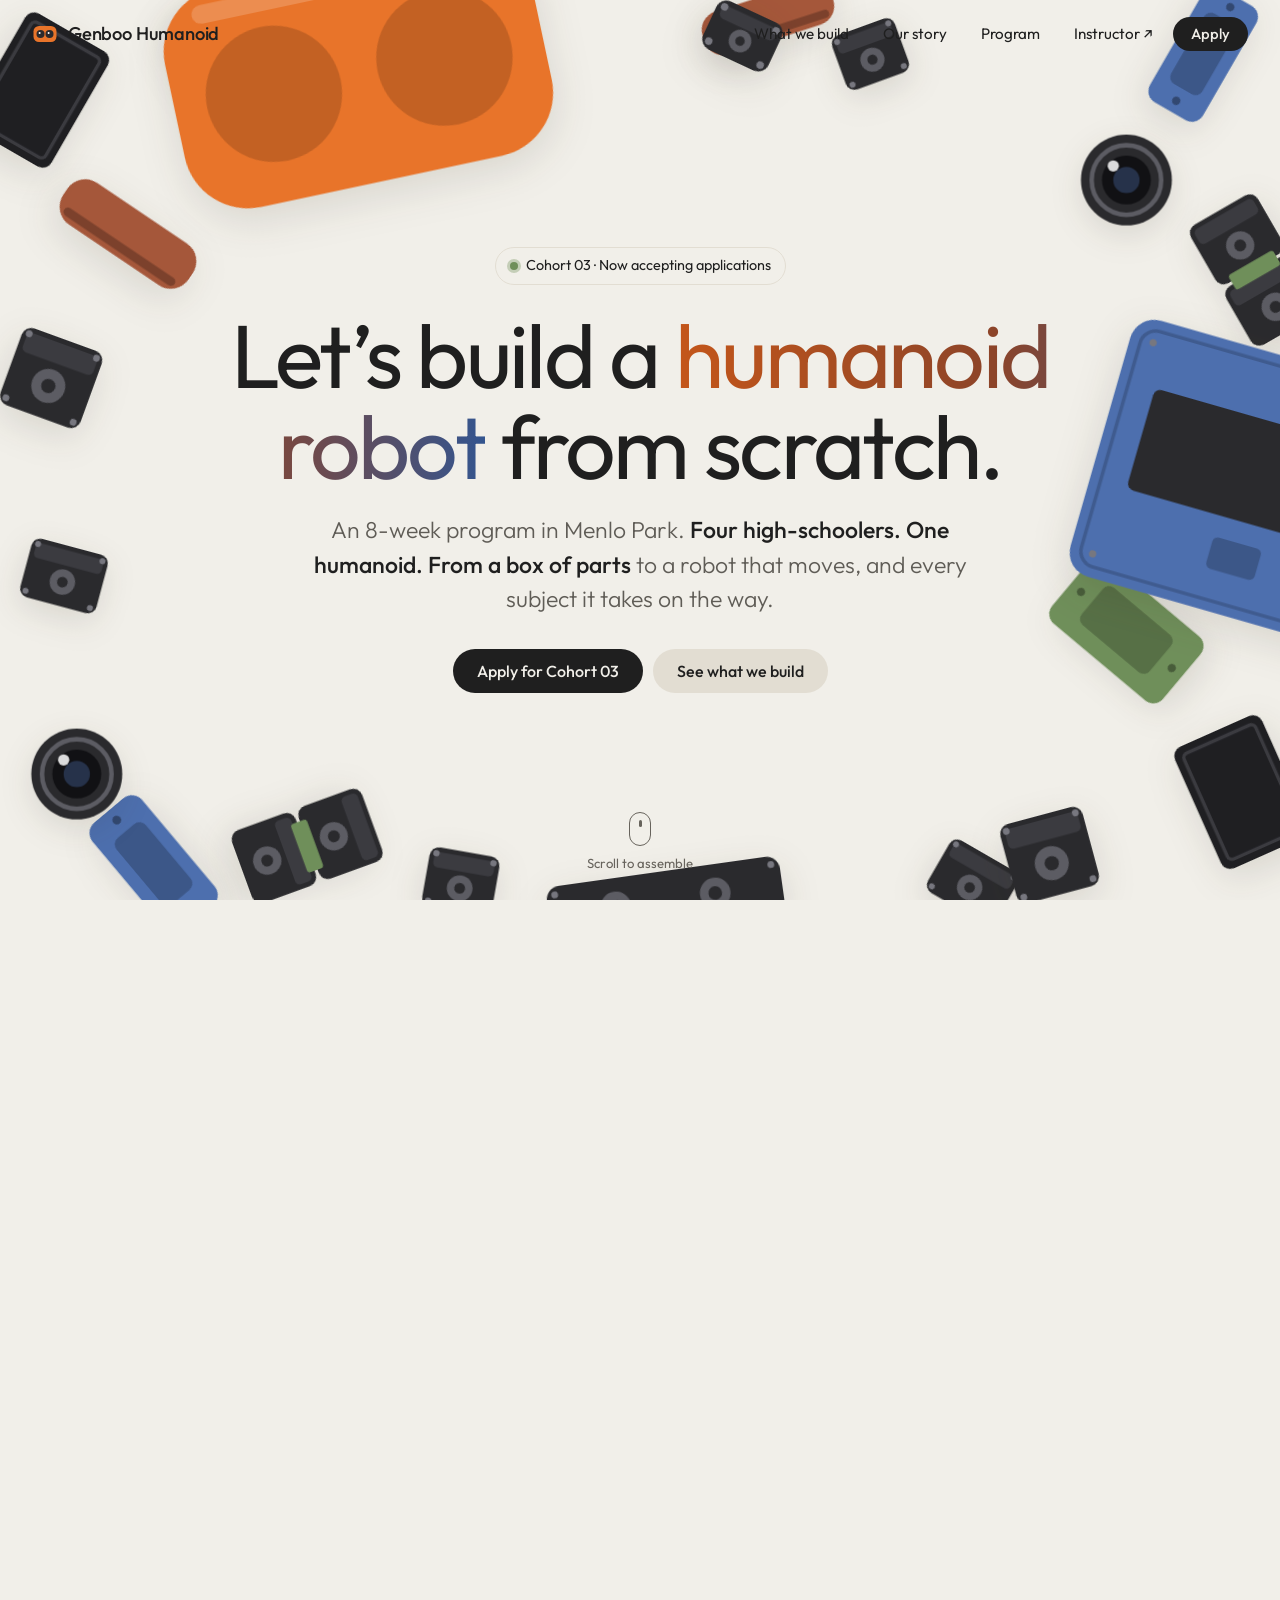
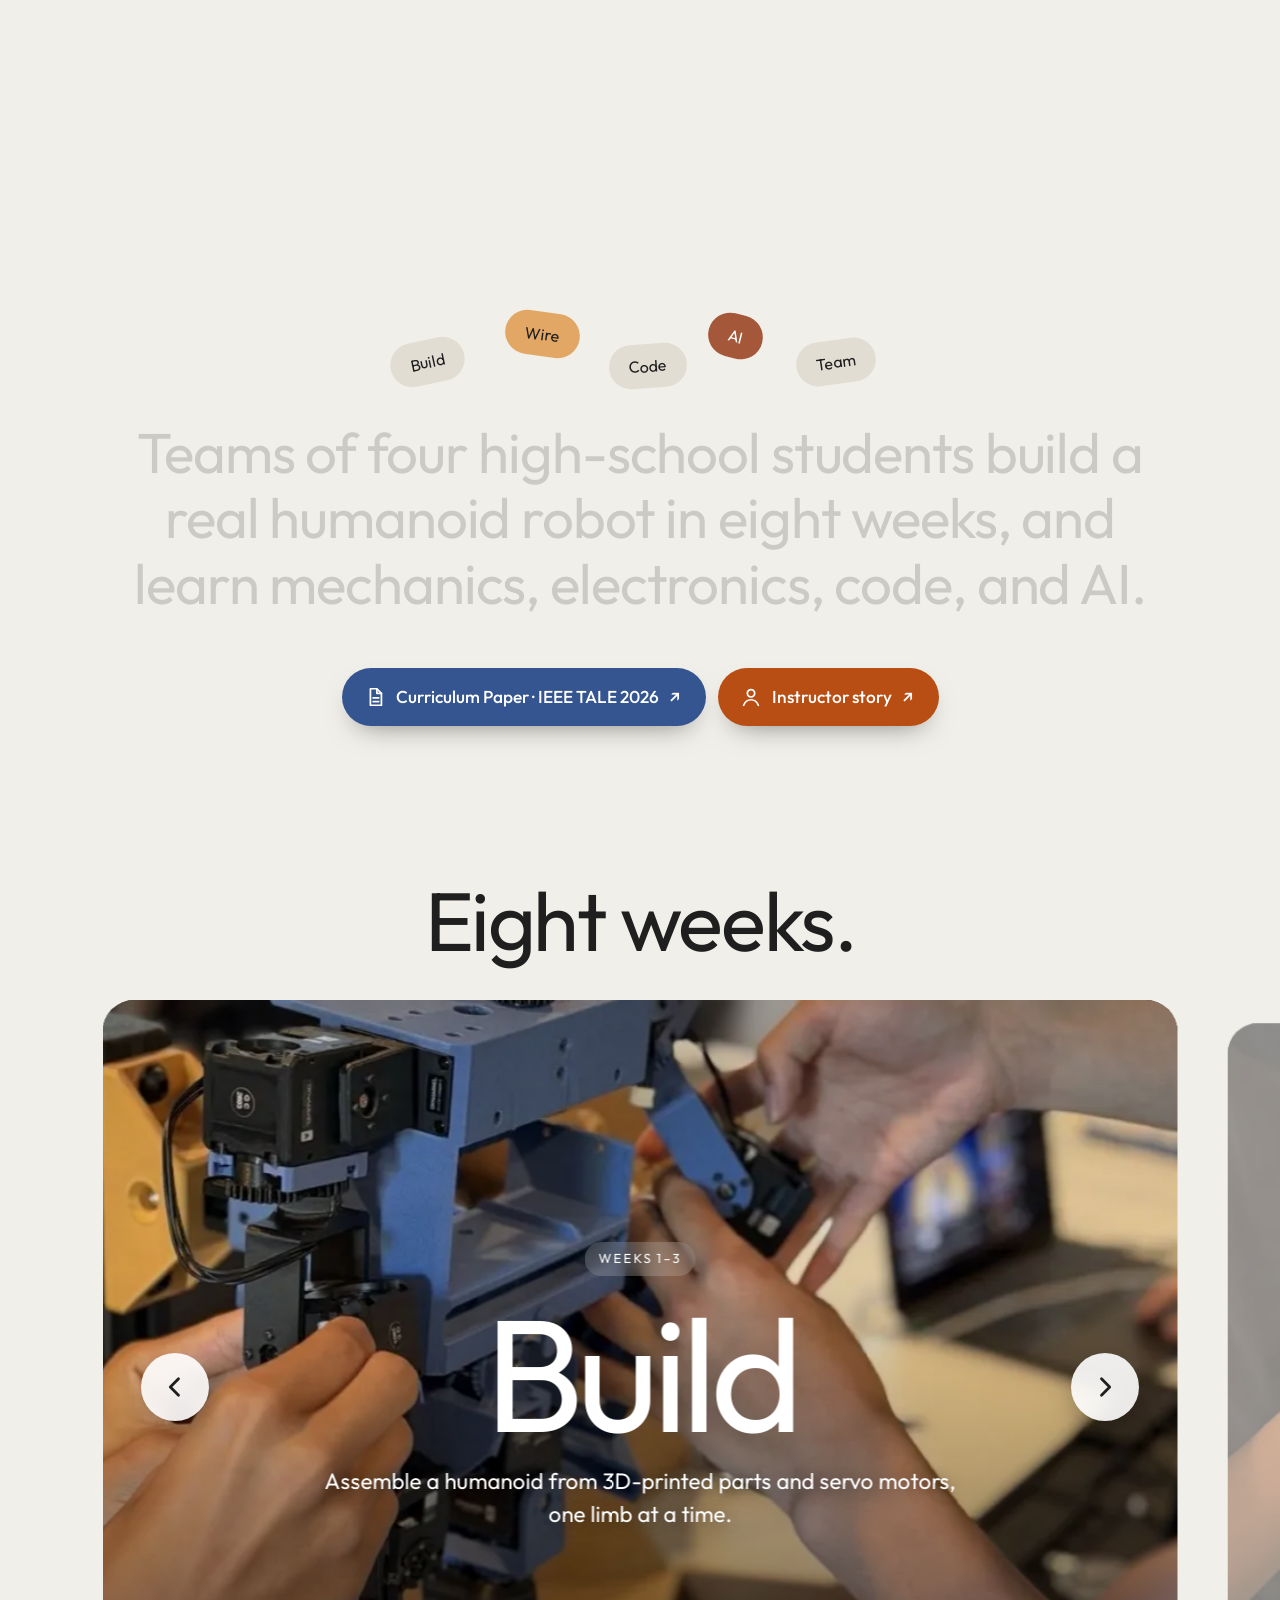
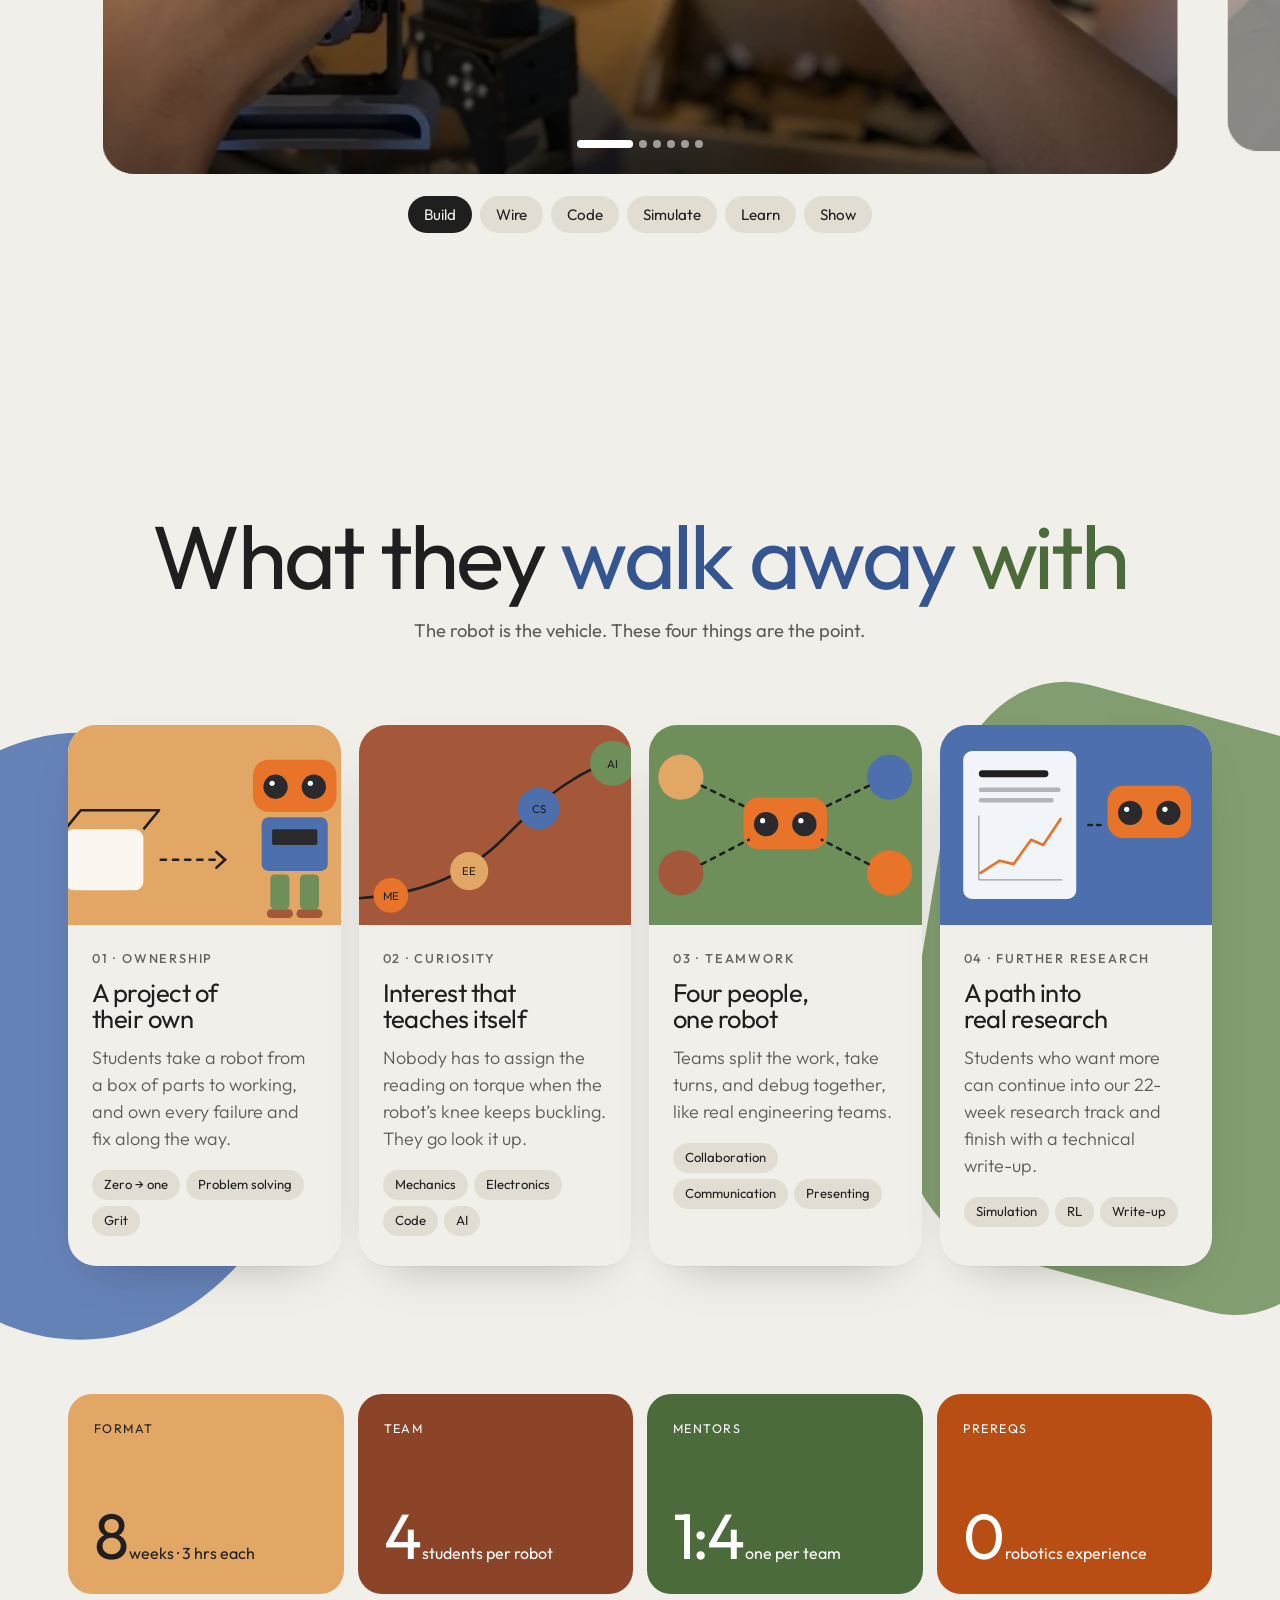
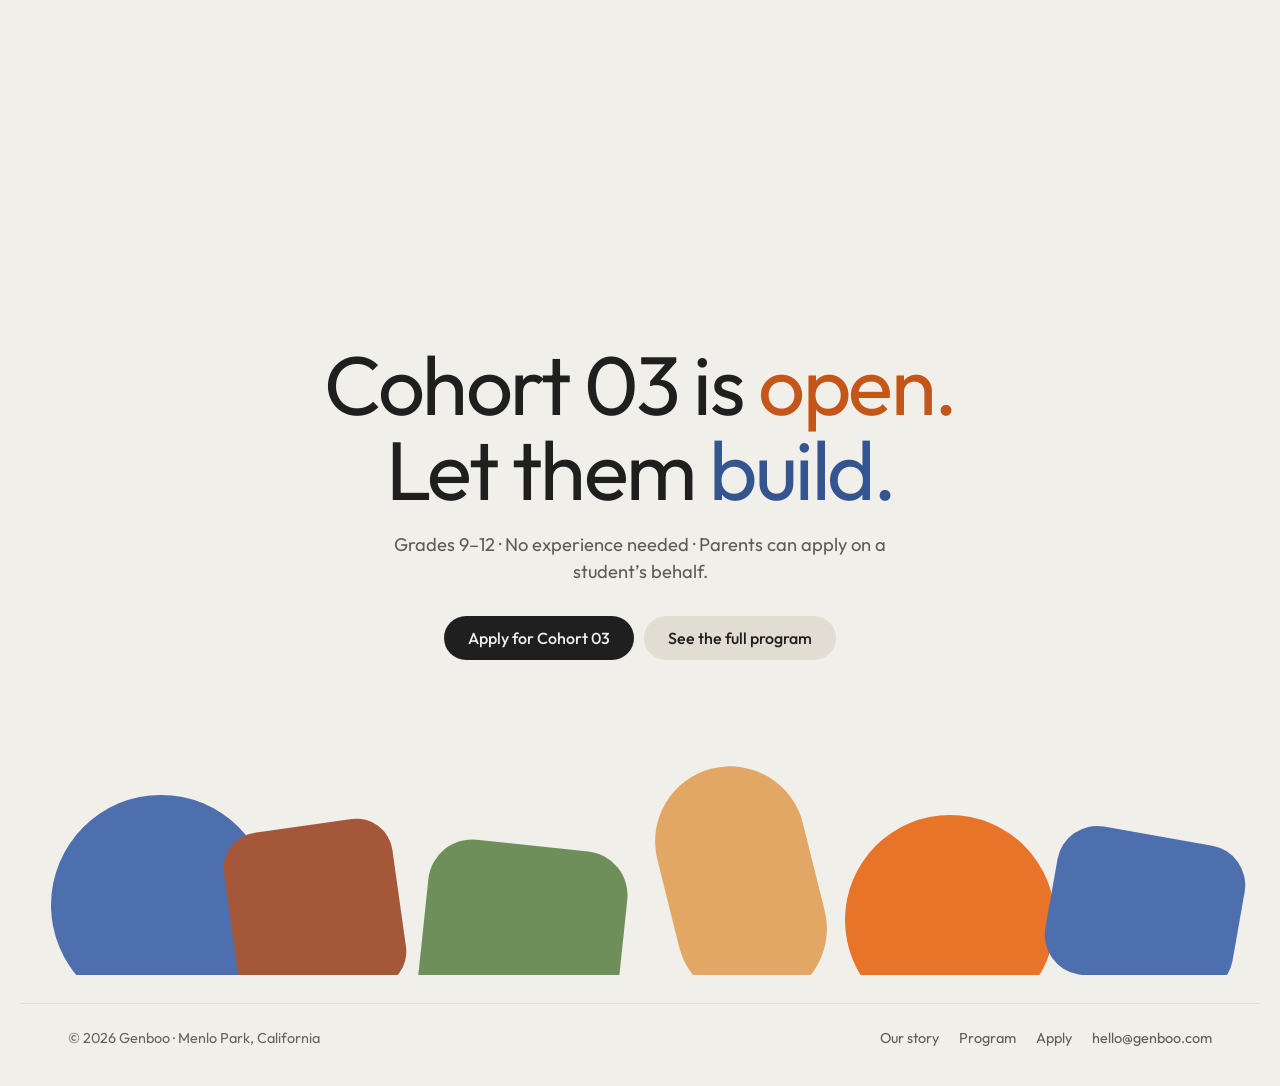
<file: index.html>
<!doctype html>
<html lang="en">
<head>
<meta charset="utf-8">
<meta name="viewport" content="width=device-width, initial-scale=1">
  <!-- Google tag (gtag.js) -->
  <script async src="https://www.googletagmanager.com/gtag/js?id=G-RZVF6K9DJ5"></script>
  <script>
    window.dataLayer = window.dataLayer || [];
    function gtag(){dataLayer.push(arguments);}
    gtag('js', new Date());
    gtag('config', 'G-RZVF6K9DJ5');
  </script>
<meta name="theme-color" content="#f1efe9">
<link rel="canonical" href="https://humanoid.genboo.com/">
<link rel="icon" type="image/svg+xml" href="favicon.svg">
<link rel="apple-touch-icon" href="favicon.svg">
<meta property="og:type" content="website">
<meta property="og:site_name" content="Genboo · Humanoid Cohort">
<meta property="og:url" content="https://humanoid.genboo.com/">
<meta property="og:title" content="Let’s build a humanoid robot from scratch.">
<meta property="og:description" content="An 8-week, hands-on program in Menlo Park: teams of four high-school students build a real humanoid robot from scratch and learn mechanics, electronics, code, and AI.">
<meta property="og:image" content="https://humanoid.genboo.com/og-image.jpg">
<meta property="og:image:alt" content="Three ToddlerBot humanoid robots built in the Genboo lab, standing side by side">
<meta property="og:image:width" content="1200">
<meta property="og:image:height" content="630">
<meta name="twitter:card" content="summary_large_image">
<meta name="twitter:title" content="Let’s build a humanoid robot from scratch.">
<meta name="twitter:description" content="An 8-week, hands-on program in Menlo Park: teams of four high-school students build a real humanoid robot from scratch and learn mechanics, electronics, code, and AI.">
<meta name="twitter:image" content="https://humanoid.genboo.com/og-image.jpg">
  <!-- Structured data: course offering -->
  <script type="application/ld+json">
  {
    "@context": "https://schema.org",
    "@type": "Course",
    "name": "Humanoid Cohort 03",
    "description": "An 8-week hands-on humanoid robotics program for high-school students: teams of four build, wire, calibrate, and program a real ToddlerBot humanoid, with a first look at simulation and reinforcement learning.",
    "provider": { "@type": "Organization", "name": "Genboo", "url": "https://genboo.com" },
    "url": "https://humanoid.genboo.com/",
    "educationalLevel": "High school (grades 9–12)",
    "inLanguage": "en",
    "teaches": ["Mechanical assembly", "Electronics and actuators", "Python robot control", "MuJoCo physics simulation", "Reinforcement learning", "Sim-to-real experimentation"],
    "citation": {
      "@type": "ScholarlyArticle",
      "name": "Teaching Reinforcement Learning and Humanoid Robotics to High-School Students: An Expert-Validated Curriculum Design on a Low-Cost Open Platform",
      "author": [{ "@type": "Person", "name": "Yuanzhe Dong" }, { "@type": "Person", "name": "Jie Cao" }, { "@type": "Person", "name": "Shuman Wang" }],
      "url": "https://arxiv.org/abs/2609.25674"
    }
  }
  </script>
<title>Build a Humanoid Robot from Scratch | Genboo Humanoid Cohort 03</title>
<meta name="description" content="An 8-week, hands-on program in Menlo Park: teams of four high-school students build a real humanoid robot from scratch and learn mechanics, electronics, code, and AI.">
<link rel="preconnect" href="https://fonts.googleapis.com">
<link rel="preconnect" href="https://fonts.gstatic.com" crossorigin>
<link href="https://fonts.googleapis.com/css2?family=Outfit:wght@300;400;500;600&display=swap" rel="stylesheet">
<style>
:root {
  --bg: #f1efe9;
  --bg-2: #e7e3da;
  --ink: #1f1f1f;
  --ink-2: #5f5c56;
  --ink-3: #67635c;
  --pill: #e2ddd2;
  /* Taken from the student-built ToddlerBots: orange heads, slate-blue bodies,
     sage-green leg brackets, rust feet, charcoal servos, a tan nameplate. */
  --amber: #e2a764;
  --blue: #4d6fae;
  --rust: #a5573a;
  --green: #6f8f5a;
  --orange: #e8742a;
  --charcoal: #2a2a2d;
  --blue-ink: #34558f;
  --green-ink: #4c6b3b;
  --rust-ink: #8c4429;
  --orange-ink: #c4561a;
  --spec: #a8460f;
  --font: "Outfit", "Google Sans", ui-sans-serif, system-ui, -apple-system, sans-serif;
}
@media (prefers-color-scheme: dark) {
  :root:not([data-theme="light"]) {
    --bg: #161614; --bg-2: #22211e; --ink: #f1efe9; --ink-2: #b9b5ac; --ink-3: #97938a; --pill: #2c2b27;
    --blue-ink: #93b0e6; --green-ink: #a6c38f; --rust-ink: #e09a7c; --orange-ink: #f5a26a; --spec: #f5a26a;
  }
}
:root[data-theme="dark"] {
  --bg: #161614; --bg-2: #22211e; --ink: #f1efe9; --ink-2: #b9b5ac; --ink-3: #97938a; --pill: #2c2b27;
  --blue-ink: #93b0e6; --green-ink: #a6c38f; --rust-ink: #e09a7c; --orange-ink: #f5a26a; --spec: #f5a26a;
}

*, *::before, *::after { box-sizing: border-box; }
html { -webkit-text-size-adjust: 100%; }
body { margin: 0; background: var(--bg); color: var(--ink); font-family: var(--font); font-size: 18px; line-height: 1.5; -webkit-font-smoothing: antialiased; overflow-x: hidden; }
img, video { display: block; max-width: 100%; }
a { color: inherit; }
:focus-visible { outline: 2px solid var(--blue-ink); outline-offset: 3px; border-radius: 6px; }
h1, h2, h3 { font-weight: 400; letter-spacing: -0.03em; line-height: 1.02; margin: 0; text-wrap: balance; }
p { margin: 0; text-wrap: pretty; }
.wrap { max-width: 1240px; margin: 0 auto; padding: 0 clamp(16px, 4vw, 48px); }

/* ---------- nav ---------- */
.nav { position: fixed; top: 0; left: 0; right: 0; z-index: 50; height: 68px; display: flex; align-items: center; justify-content: space-between; padding: 0 clamp(16px, 3vw, 32px); transition: background .3s, color .3s; }
.nav.solid { background: color-mix(in srgb, var(--bg) 88%, transparent); backdrop-filter: blur(12px); -webkit-backdrop-filter: blur(12px); }
.logo { display: flex; align-items: center; gap: 10px; text-decoration: none; font-weight: 500; font-size: 1.15rem; letter-spacing: -0.01em; }
.logo svg { width: 26px; height: 26px; }
.nav-links { display: flex; align-items: center; gap: 6px; }
.nav-links a { text-decoration: none; font-size: .95rem; padding: 8px 14px; border-radius: 999px; }
.nav-links a:not(.pill-btn):hover { background: var(--pill); }
@media (max-width: 720px) { .nav-links a:not(.pill-btn) { display: none; } }

.pill-btn { display: inline-flex; align-items: center; gap: 8px; text-decoration: none; font: 500 1rem/1 var(--font); padding: 14px 24px; border-radius: 999px; border: 0; cursor: pointer; transition: transform .2s, background .2s; }
.pill-btn:hover { transform: translateY(-2px); }
.pill-dark { background: var(--ink); color: var(--bg); }
.pill-soft { background: var(--pill); color: var(--ink); }
.pill-white { background: #fff; color: #1f1f1f; }
.nav .pill-btn { padding: 10px 18px; font-size: .92rem; }

/* ---------- HERO: parts assemble into a robot ---------- */
.hero { height: 190vh; position: relative; }
.stage { position: sticky; top: 0; height: 100vh; overflow: hidden; }
.part { position: absolute; left: 50%; top: 50%; will-change: transform; }
.part > i { display: block; width: 100%; height: 100%; transform: scale(0); transition: transform .9s cubic-bezier(.3,1.4,.5,1); }
.loaded .part > i { transform: scale(1); }
.part svg { display: block; overflow: visible; filter: drop-shadow(0 6px 10px rgba(40, 30, 20, .12)); }
/* Once assembled, the camera "irises" glow on and off, like the robot is looking around. */
.alive .iris { animation: iris 3.2s ease-in-out infinite; }
@keyframes iris { 0%, 100% { fill: #26324a; } 50% { fill: #5d86c9; } }

.hero-copy { position: absolute; inset: 0; display: flex; flex-direction: column; align-items: center; justify-content: center; text-align: center; padding: 80px 20px 40px; pointer-events: none; z-index: 2; }
.hero-copy > * { pointer-events: auto; }
.tag { display: inline-flex; align-items: center; gap: 8px; background: var(--bg); border: 1px solid var(--pill); border-radius: 999px; padding: 7px 14px; font-size: .9rem; }
.tag b { width: 8px; height: 8px; border-radius: 50%; background: var(--green); box-shadow: 0 0 0 3px color-mix(in srgb, var(--green) 35%, transparent); }
.hero h1 { font-size: clamp(2.8rem, 7vw, 6.4rem); margin: 24px 0 22px; max-width: 12em; }
.hero h1 .grad { background: linear-gradient(90deg, var(--orange-ink), var(--rust-ink) 55%, var(--blue-ink)); -webkit-background-clip: text; background-clip: text; color: transparent; }
.hero .lede { font-size: clamp(1.1rem, 1.8vw, 1.45rem); color: var(--ink-2); max-width: 30em; font-weight: 300; }
.hero .lede strong { color: var(--ink); font-weight: 500; }
.hero .ctas { display: flex; gap: 10px; margin-top: 32px; flex-wrap: wrap; justify-content: center; }
.scroll-hint { position: absolute; bottom: 26px; left: 50%; transform: translateX(-50%); font-size: .82rem; color: var(--ink-3); display: flex; flex-direction: column; align-items: center; gap: 8px; z-index: 2; }
.scroll-hint i { width: 22px; height: 34px; border: 1.5px solid var(--ink-3); border-radius: 12px; position: relative; }
.scroll-hint i::after { content: ""; position: absolute; left: 50%; top: 7px; width: 3px; height: 7px; margin-left: -1.5px; border-radius: 2px; background: var(--ink-3); animation: wheel 1.6s infinite; }
@keyframes wheel { to { transform: translateY(10px); opacity: 0; } }

.hero-mid { position: absolute; left: 50%; top: 50%; z-index: 2; opacity: 0; font-size: clamp(2rem, 5vw, 4.2rem); letter-spacing: -0.03em; white-space: nowrap; background: color-mix(in srgb, var(--bg) 80%, transparent); padding: 6px 22px; border-radius: 999px; }
@media (max-width: 520px) { .hero-mid { white-space: normal; text-align: center; width: 86vw; border-radius: 28px; } }
.hero-after { position: absolute; left: 0; right: 0; bottom: 5vh; text-align: center; z-index: 2; opacity: 0; padding: 0 20px; }
.hero-after h2 { font-size: clamp(1.8rem, 4vw, 3.2rem); }
.hero-after p { color: var(--ink-2); margin-top: 8px; font-size: clamp(1rem, 1.4vw, 1.2rem); }
.labels { position: absolute; inset: 0; pointer-events: none; z-index: 1; }
.labels span { position: absolute; left: 50%; top: 50%; display: flex; flex-direction: column; gap: 3px; font-family: ui-monospace, "SF Mono", SFMono-Regular, Menlo, Consolas, monospace; font-size: .8rem; letter-spacing: .01em; color: var(--ink); background: var(--bg); border: 1px solid var(--ink-3); border-radius: 4px; padding: 7px 11px; white-space: nowrap; opacity: 0; transition: opacity .4s; }
.labels span small { font-size: .66rem; letter-spacing: .14em; text-transform: uppercase; color: var(--spec); }
.labels span::before { content: ""; position: absolute; top: 50%; right: 100%; width: var(--lead, 30px); border-top: 1px dashed var(--ink-3); }
.labels span::after { content: ""; position: absolute; top: 50%; right: calc(100% + var(--lead, 30px) - 3px); width: 7px; height: 7px; margin-top: -3px; border-radius: 50%; background: var(--spec); }
.labels span.l::before { right: auto; left: 100%; }
.labels span.l::after { right: auto; left: calc(100% + var(--lead, 30px) - 3px); }
.labels.on span { opacity: 1; }
@media (max-width: 720px) { .labels { display: none; } }

/* ---------- WHAT IS IT: scroll-lit statement ---------- */
.what { padding: clamp(100px, 16vw, 200px) 0 clamp(80px, 12vw, 160px); position: relative; }
.chips { position: relative; height: 80px; max-width: 520px; margin: 0 auto 30px; }
.chips span { position: absolute; background: var(--pill); padding: 10px 20px; border-radius: 999px; font-size: 1rem; }
.kicker { text-align: center; font-size: .78rem; letter-spacing: .14em; text-transform: uppercase; color: var(--ink-2); margin-bottom: 22px; font-weight: 500; }
.statement { font-size: clamp(1.9rem, 4.4vw, 3.6rem); line-height: 1.16; letter-spacing: -0.02em; text-align: center; max-width: 1080px; margin: 0 auto; font-weight: 400; }
.statement .w { color: color-mix(in srgb, var(--ink) 18%, var(--bg)); transition: color .25s; }
.statement .w.lit { color: var(--ink); }
.statement .k1.lit { color: var(--blue-ink); }
.statement .k2.lit { color: var(--green-ink); }
.statement .k3.lit { color: var(--rust-ink); }
.statement .k4.lit { color: var(--orange-ink); }
.cites { display: flex; justify-content: center; flex-wrap: wrap; gap: 12px; margin-top: clamp(32px, 4.5vw, 52px); }
.cite { display: inline-flex; align-items: center; gap: 10px; padding: 16px 26px 16px 22px; border-radius: 999px; color: #fff; font-size: 1.08rem; font-weight: 500; text-decoration: none; box-shadow: 0 12px 28px -14px rgba(0,0,0,.5); transition: transform .2s, box-shadow .2s, filter .2s; }
.cite svg { width: 22px; height: 22px; fill: none; stroke: currentColor; stroke-width: 1.9; stroke-linecap: round; stroke-linejoin: round; flex: none; }
.cite span { transition: transform .2s; }
.cite:hover { transform: translateY(-3px); box-shadow: 0 18px 34px -14px rgba(0,0,0,.55); filter: brightness(1.08); }
.cite:hover span { transform: translate(2px, -2px); }
.cite-paper { background: #34558f; }
.cite-story { background: #b84e14; }
.blob { position: absolute; z-index: -1; pointer-events: none; }

/* ---------- WHAT THEY DO: full-bleed carousel ---------- */
.do-head { text-align: center; margin-bottom: 36px; }
.do-head h2 { font-size: clamp(2.6rem, 6.5vw, 5.6rem); }
.do-head p { color: var(--ink-2); margin-top: 14px; font-size: 1.15rem; }
.carousel { position: relative; height: min(86vh, 820px); min-height: 520px; overflow: hidden; color: #fff; touch-action: pan-y; }
.track { display: flex; gap: clamp(10px, 1.4vw, 18px); height: 100%; transition: transform .8s cubic-bezier(.3,.8,.2,1); will-change: transform; }
.slide { position: relative; flex: 0 0 min(84%, 1240px); height: 100%; border-radius: 32px; overflow: hidden; background: #111; opacity: .45; transform: scale(.94); transition: opacity .8s ease, transform .8s cubic-bezier(.3,.8,.2,1); cursor: pointer; }
.slide.on { opacity: 1; transform: none; cursor: default; }
.slide .cap { transition: opacity .5s ease; }
.slide:not(.on) .cap { opacity: 0; }
@media (max-width: 720px) { .slide { flex-basis: 86%; border-radius: 24px; } }
.slide img, .slide video { width: 100%; height: 100%; object-fit: cover; transform: scale(1.06); transition: transform 6s ease-out; }
.slide.on img, .slide.on video { transform: scale(1); }
.slide::after { content: ""; position: absolute; inset: 0; background: linear-gradient(180deg, rgba(0,0,0,.15) 0%, rgba(0,0,0,.05) 35%, rgba(0,0,0,.6) 100%); }
.slide .cap { position: absolute; inset: 0; z-index: 2; display: flex; flex-direction: column; align-items: center; justify-content: center; text-align: center; padding: 20px; }
.slide .wk { font-size: .82rem; letter-spacing: .14em; text-transform: uppercase; background: rgba(255,255,255,.18); backdrop-filter: blur(8px); -webkit-backdrop-filter: blur(8px); padding: 7px 14px; border-radius: 999px; }
.slide h3 { font-size: clamp(4rem, 13vw, 10rem); letter-spacing: -0.045em; margin: 16px 0 10px; text-shadow: 0 4px 40px rgba(0,0,0,.25); }
.slide p { font-size: clamp(1.05rem, 1.8vw, 1.4rem); max-width: 30em; text-shadow: 0 2px 16px rgba(0,0,0,.4); }
.car-ui { position: absolute; left: 0; right: 0; bottom: 26px; pointer-events: none; z-index: 3; display: flex; align-items: center; justify-content: center; gap: 14px; }
.car-ui > * { pointer-events: auto; }
.car-btn { width: 44px; height: 44px; border-radius: 50%; border: 1.5px solid rgba(255,255,255,.6); background: rgba(0,0,0,.15); color: #fff; cursor: pointer; display: grid; place-items: center; font-size: 1.1rem; }
.car-btn:hover { background: rgba(255,255,255,.2); }
.car-side { position: absolute; top: 50%; z-index: 4; width: 68px; height: 68px; margin-top: -34px; border-radius: 50%; border: 0; background: rgba(255,255,255,.9); color: #1f1f1f; display: grid; place-items: center; cursor: pointer; box-shadow: 0 10px 30px -8px rgba(0,0,0,.45); backdrop-filter: blur(8px); -webkit-backdrop-filter: blur(8px); transition: transform .2s, background .2s; }
.car-side svg { width: 28px; height: 28px; fill: none; stroke: currentColor; stroke-width: 2.4; stroke-linecap: round; stroke-linejoin: round; }
.car-side:hover { background: #fff; transform: scale(1.08); }
.car-side:active { transform: scale(.96); }
#prev { left: calc(8% + clamp(16px, 3vw, 44px)); }
#next { right: calc(8% + clamp(16px, 3vw, 44px)); }
@media (max-width: 720px) {
  .car-side { width: 48px; height: 48px; top: auto; bottom: 10px; margin-top: 0; }
  .car-side svg { width: 22px; height: 22px; }
  #prev { left: calc(7% + 10px); } #next { right: calc(7% + 10px); }
}
.dots { display: flex; gap: 6px; align-items: center; }
.dots button { width: 8px; height: 8px; border-radius: 99px; border: 0; padding: 0; background: rgba(255,255,255,.55); cursor: pointer; transition: width .3s; position: relative; overflow: hidden; }
.dots button.on { width: 56px; background: rgba(255,255,255,.35); }
.dots button.on::after { content: ""; position: absolute; inset: 0; background: #fff; transform-origin: left; animation: fill var(--dur, 5.5s) linear forwards; }
.carousel.paused .dots button.on::after { animation-play-state: paused; }
@keyframes fill { from { transform: scaleX(0); } to { transform: scaleX(1); } }
.steps-row { display: flex; justify-content: center; gap: 8px; flex-wrap: wrap; margin-top: 22px; }
.steps-row button { font: 400 .95rem var(--font); background: var(--pill); color: var(--ink); border: 0; padding: 9px 16px; border-radius: 999px; cursor: pointer; transition: background .2s, color .2s; }
.steps-row button.on { background: var(--ink); color: var(--bg); }

/* ---------- WHAT THEY GAIN ---------- */
.gain { padding: clamp(110px, 16vw, 200px) 0 clamp(80px, 10vw, 140px); position: relative; overflow: hidden; }
.gain-bg { position: absolute; left: 50%; top: 32%; width: min(1400px, 140vw); height: 70%; transform: translateX(-50%); z-index: 0; pointer-events: none; }
.gain .wrap { position: relative; z-index: 1; }
.gain h2 { text-align: center; font-size: clamp(2.8rem, 7vw, 6rem); }
.gain h2 .c1 { color: var(--blue-ink); } .gain h2 .c2 { color: var(--green-ink); }
.gain .sub { text-align: center; color: var(--ink-2); margin: 16px auto 0; max-width: 32em; font-size: 1.15rem; }
.cards { display: grid; grid-template-columns: repeat(4, 1fr); gap: 18px; margin-top: clamp(48px, 7vw, 80px); }
.card { background: var(--bg); border-radius: 28px; overflow: hidden; box-shadow: 0 1px 0 rgba(0,0,0,.04), 0 20px 50px -30px rgba(0,0,0,.35); display: flex; flex-direction: column; transition: transform .35s cubic-bezier(.3,1.3,.5,1); }
.card:hover { transform: translateY(-8px) rotate(-.4deg); }
.card .art { height: 200px; position: relative; overflow: hidden; }
.card .art svg { position: absolute; inset: 0; width: 100%; height: 100%; }
.card .body { padding: 24px 24px 30px; display: grid; gap: 12px; }
.card .n { font-size: .8rem; letter-spacing: .14em; text-transform: uppercase; color: var(--ink-3); font-weight: 500; }
.card h3 { font-size: clamp(1.5rem, 2vw, 1.85rem); letter-spacing: -0.02em; }
.card p { color: var(--ink-2); font-weight: 300; }
.card .meta { margin-top: 6px; display: flex; flex-wrap: wrap; gap: 6px; }
.card .meta span { background: var(--pill); border-radius: 999px; padding: 5px 12px; font-size: .82rem; }
@media (max-width: 1100px) { .cards { grid-template-columns: 1fr 1fr; max-width: 860px; margin-left: auto; margin-right: auto; } }
@media (max-width: 640px) { .cards { grid-template-columns: 1fr; max-width: 520px; } }

/* ---------- PROOF ---------- */
.proof { padding: 0 0 clamp(80px, 12vw, 160px); }
.proof-grid { display: grid; grid-template-columns: repeat(4, 1fr); gap: 14px; }
.p-tile { border-radius: 24px; padding: 26px; min-height: 200px; display: flex; flex-direction: column; justify-content: space-between; text-decoration: none; color: #1f1f1f; transition: transform .3s; }
a.p-tile:hover { transform: translateY(-4px); }
.p-tile b { font-size: clamp(2.8rem, 5vw, 4.2rem); font-weight: 400; letter-spacing: -0.04em; line-height: 1; }
.p-tile span { font-size: 1rem; }
.p-tile small { font-size: .78rem; letter-spacing: .12em; text-transform: uppercase; }
.p-tile strong { font-weight: 400; font-size: 1.35rem; line-height: 1.2; letter-spacing: -0.01em; }
.p-wide { grid-column: span 2; }
@media (max-width: 900px) { .proof-grid { grid-template-columns: 1fr 1fr; } }
@media (max-width: 520px) { .p-wide { grid-column: span 2; } .p-tile { min-height: 160px; padding: 20px; } }

/* ---------- FINAL CTA: shapes pile up ---------- */
.final { position: relative; min-height: 92vh; display: flex; align-items: center; justify-content: center; text-align: center; overflow: hidden; padding: 120px 20px 240px; }
.final h2 { font-size: clamp(2.6rem, 6.5vw, 5.4rem); position: relative; z-index: 2; }
.final h2 .c1 { color: var(--orange-ink); } .final h2 .c2 { color: var(--blue-ink); }
.final p { position: relative; z-index: 2; color: var(--ink-2); margin: 18px auto 0; max-width: 30em; font-size: 1.15rem; }
.final .ctas { position: relative; z-index: 2; display: flex; gap: 10px; justify-content: center; flex-wrap: wrap; margin-top: 30px; }
.pile { position: absolute; inset: 0; pointer-events: none; z-index: 1; }
.pile i { position: absolute; display: block; transform: translateY(-120vh) rotate(var(--r0)); transition: transform 1.2s cubic-bezier(.25,1.25,.45,1); transition-delay: var(--d); }
.final.in .pile i { transform: translateY(0) rotate(var(--r)); }

.foot { padding: 28px 0 36px; color: var(--ink-3); font-size: .9rem; }
.foot .wrap { display: flex; justify-content: space-between; flex-wrap: wrap; gap: 14px; border-top: 1px solid var(--pill); padding-top: 24px; }
.foot nav { display: flex; gap: 20px; flex-wrap: wrap; }
.foot a { text-decoration: none; color: var(--ink-2); }
.foot a:hover { color: var(--ink); }

.rise { opacity: 0; transform: translateY(24px); transition: opacity .8s ease, transform .8s cubic-bezier(.2,.8,.2,1); }
.rise.in { opacity: 1; transform: none; }

/* phone menu */
.menu-toggle { display: none; position: relative; width: 44px; height: 44px; margin-left: 6px; border-radius: 50%; border: 0; background: var(--pill); color: var(--ink); cursor: pointer; flex: none; }
.menu-toggle span { position: absolute; left: 13px; right: 13px; height: 2px; border-radius: 2px; background: currentColor; transition: transform .25s; }
.menu-toggle span:first-child { top: 17px; } .menu-toggle span:last-child { top: 25px; }
.menu-toggle[aria-expanded="true"] span:first-child { transform: translateY(4px) rotate(45deg); }
.menu-toggle[aria-expanded="true"] span:last-child { transform: translateY(-4px) rotate(-45deg); }
.mmenu { position: fixed; top: 72px; left: 12px; right: 12px; z-index: 60; display: grid; gap: 2px; padding: 10px; border-radius: 24px; background: var(--bg); box-shadow: 0 24px 60px -20px rgba(0,0,0,.45); }
.mmenu[hidden] { display: none; }
.mmenu a { padding: 14px 16px; border-radius: 14px; text-decoration: none; font-size: 1.1rem; color: var(--ink); }
.mmenu a:hover { background: var(--pill); }
.mmenu .mm-apply { margin-top: 6px; text-align: center; background: var(--ink); color: var(--bg); }
@media (max-width: 720px) { .menu-toggle { display: inline-block; } }

@media (prefers-reduced-motion: reduce) {
  .part > i, .rise, .pile i, .track, .slide, .slide img, .slide video { transition: none !important; }
  .rise { opacity: 1; transform: none; }
  .alive .iris, .scroll-hint i::after, .dots button.on::after { animation: none; }
}
</style>
</head>
<body>

<header class="nav" id="nav">
  <a class="logo" href="index.html" aria-label="Genboo Humanoid home">
    <svg viewBox="0 0 26 26" aria-hidden="true"><rect x="1.5" y="5" width="23" height="16" rx="5.5" fill="var(--orange)"/><circle cx="8.5" cy="13" r="4" fill="#2a2a2d"/><circle cx="17.5" cy="13" r="4" fill="#2a2a2d"/><circle cx="7.6" cy="12" r="1" fill="#fff"/><circle cx="16.6" cy="12" r="1" fill="#fff"/></svg>
    Genboo Humanoid
  </a>
  <nav class="nav-links">
    <a href="#do" aria-current="page">What we build</a>
    <a href="story.html">Our story</a>
    <a href="program.html">Program</a>
    <a href="https://online.stanford.edu/learner-stories/sharing-his-passion-robotics-next-generation" target="_blank" rel="noopener">Instructor ↗</a>
    <a class="pill-btn pill-dark" href="apply.html">Apply</a>
    <button class="menu-toggle" type="button" aria-expanded="false" aria-controls="mmenu" aria-label="Open menu"><span></span><span></span></button>
  </nav>
  <nav class="mmenu" id="mmenu" aria-label="Menu" hidden><a href="#do">What we build</a><a href="story.html">Our story</a><a href="program.html">Program</a><a href="https://online.stanford.edu/learner-stories/sharing-his-passion-robotics-next-generation" target="_blank" rel="noopener">Instructor ↗</a><a class="mm-apply" href="apply.html">Apply for Cohort 03</a></nav>
</header>

<main>
  <!-- HERO -->
  <section class="hero" id="hero" aria-label="Introduction">
    <div class="stage" id="stage">
      <div class="parts" id="parts" aria-hidden="true"></div>
      <div class="labels" id="labels" aria-hidden="true">
        <span data-for="head"><small>Vision</small>Stereo cameras</span>
        <span data-for="torso"><small>Compute</small>NVIDIA Jetson Orin + IMU</span>
        <span data-for="shL"><small>Actuation</small>30 DoF · servo motors</span>
        <span data-for="shinR"><small>Structure</small>3D-printed body</span>
      </div>

      <div class="hero-copy" id="heroCopy">
        <span class="tag"><b></b>Cohort 03 · Now accepting applications</span>
        <h1>Let’s build a <span class="grad">humanoid robot</span> from scratch.</h1>
        <p class="lede">An 8-week program in Menlo Park. <strong>Four high-schoolers. One humanoid. From a box of parts</strong> to a robot that moves, and every subject it takes on the way.</p>
        <div class="ctas">
          <a class="pill-btn pill-dark" href="apply.html">Apply for Cohort 03</a>
          <a class="pill-btn pill-soft" href="#do">See what we build</a>
        </div>
      </div>

      <div class="hero-mid" id="heroMid" aria-hidden="true">It starts as a box of parts…</div>
      <div class="hero-after" id="heroAfter">
        <h2>This is what we will build together.</h2>
      </div>
      <div class="scroll-hint" id="hint"><i></i>Scroll to assemble</div>
    </div>
  </section>

  <!-- WHAT IS IT -->
  <section class="what" id="what">
    <div class="wrap">
      <div class="chips rise" aria-hidden="true">
        <span style="left:2%;top:30px;transform:rotate(-12deg)">Build</span>
        <span style="left:24%;top:2px;transform:rotate(8deg);background:var(--amber);color:#1f1f1f">Wire</span>
        <span style="left:44%;top:34px;transform:rotate(-4deg)">Code</span>
        <span style="left:63%;top:4px;transform:rotate(14deg);background:var(--rust);color:#fff">AI</span>
        <span style="left:80%;top:30px;transform:rotate(-8deg)">Team</span>
      </div>
      <p class="statement" id="statement"><span class="k1">Teams of four high-school students</span> build a <span class="k2">real humanoid robot</span> in eight weeks, and learn <span class="k3">mechanics, electronics, code, and AI</span>.</p>
      <div class="cites rise"><a class="cite cite-paper" href="https://arxiv.org/abs/2609.25674" target="_blank" rel="noopener"><svg viewBox="0 0 24 24" aria-hidden="true"><path d="M7 3h7l5 5v13H7z"/><path d="M14 3v5h5M10 13h6M10 17h6"/></svg>Curriculum Paper · IEEE TALE 2026 <span aria-hidden="true">↗</span></a><a class="cite cite-story" href="https://online.stanford.edu/learner-stories/sharing-his-passion-robotics-next-generation" target="_blank" rel="noopener"><svg viewBox="0 0 24 24" aria-hidden="true"><circle cx="12" cy="8" r="4"/><path d="M4 21c1.5-4 4.5-6 8-6s6.5 2 8 6"/></svg>Instructor story <span aria-hidden="true">↗</span></a></div>
    </div>
  </section>

  <!-- WHAT THEY DO -->
  <section id="do" style="padding-bottom:clamp(40px,6vw,80px)">
    <div class="wrap do-head rise">
      <h2>Eight weeks.</h2>
    </div>
    <div class="carousel" id="carousel" aria-roledescription="carousel">
      <div class="track" id="track">
      <div class="slide on" data-label="Build">
        <img src="assets/img/student-assembly-hands-1200.webp" alt="Hands assembling the torso and arm actuators of a humanoid robot">
        <div class="cap"><span class="wk">Weeks 1–3</span><h3>Build</h3><p>Assemble a humanoid from 3D-printed parts and servo motors, one limb at a time.</p></div>
      </div>
      <div class="slide" data-label="Wire">
        <img src="assets/img/student-soldering-1200.webp" alt="A student soldering wires at an electronics bench" loading="lazy">
        <div class="cap"><span class="wk">Week 4</span><h3>Wire</h3><p>Power, an onboard computer, sensors. Every connection checked before the first power-on.</p></div>
      </div>
      <div class="slide" data-label="Code">
        <img src="assets/img/students-testing-team-1200.webp" alt="Students running code on a laptop next to two robots" loading="lazy">
        <div class="cap"><span class="wk">Weeks 5–6</span><h3>Code</h3><p>Calibrate every joint, then write the first program: move joint 3 by 10 degrees, and explain why it doesn’t land exactly there.</p></div>
      </div>
      <div class="slide" data-label="Simulate">
        <img src="assets/img/sim-parallel-training-1880.webp" alt="Dozens of simulated robots training in parallel" loading="lazy">
        <div class="cap"><span class="wk">Week 7</span><h3>Simulate</h3><p>Rebuild the robot in the MuJoCo physics simulator. Run the same motion in both worlds and compare.</p></div>
      </div>
      <div class="slide" data-label="Learn" data-dur="10000">
        <video src="assets/videos/sim-walk.mp4" poster="assets/img/sim-walk-poster.webp" muted loop playsinline preload="none"></video>
        <div class="cap"><span class="wk">Week 8</span><h3>Learn</h3><p>A first taste of reinforcement learning: change one reward, and watch the robot behave differently.</p></div>
      </div>
      <div class="slide" data-label="Show" data-dur="15000">
        <video poster="assets/img/show-alan-wide-poster.webp" data-poster-tall="assets/img/show-alan-tall-poster.webp" muted loop playsinline preload="none" aria-label="Student-built humanoid robots: Alan waves and starts walking forward, a second robot walks on the floor, and Alan walks sideways"><source src="assets/videos/show-alan-tall.mp4" type="video/mp4" media="(max-width: 720px)"><source src="assets/videos/show-alan-wide.mp4" type="video/mp4"></video>
        <div class="cap"><span class="wk">Showcase</span><h3>Show</h3><p>Demo the robot as a team, and explain what worked, what didn’t, and why.</p></div>
      </div>
      </div>
      <button class="car-side" id="prev" aria-label="Previous step"><svg viewBox="0 0 24 24" aria-hidden="true"><path d="M15 5l-7 7 7 7"/></svg></button>
      <button class="car-side" id="next" aria-label="Next step"><svg viewBox="0 0 24 24" aria-hidden="true"><path d="M9 5l7 7-7 7"/></svg></button>
      <div class="car-ui">
        <div class="dots" id="dots"></div>
      </div>
    </div>
    <div class="steps-row" id="stepsRow"></div>
  </section>

  <!-- WHAT THEY GAIN -->
  <section class="gain" id="gain">
    <svg class="gain-bg" viewBox="0 0 1400 600" preserveAspectRatio="none" aria-hidden="true">
      <circle cx="140" cy="300" r="240" fill="var(--blue)" opacity=".85"/>
      <rect x="980" y="40" width="460" height="460" rx="120" fill="var(--green)" opacity=".85" transform="rotate(12 1210 270)"/>
    </svg>
    <div class="wrap">
      <h2 class="rise">What they <span class="c1">walk away</span> <span class="c2">with</span></h2>
      <p class="sub rise">The robot is the vehicle. These four things are the point.</p>
      <div class="cards">
        <article class="card rise">
          <div class="art" style="background:var(--amber)" aria-hidden="true">
            <svg viewBox="0 0 400 230" preserveAspectRatio="xMidYMid slice">
              <rect x="40" y="120" width="90" height="70" rx="10" fill="#fff" opacity=".9"/><path d="M40 120 l18 -22 h90 l-18 22" fill="none" stroke="#1f1f1f" stroke-width="3" stroke-linejoin="round"/>
              <path d="M150 155 H220" stroke="#1f1f1f" stroke-width="3" stroke-dasharray="6 8" stroke-linecap="round"/><path d="M214 146 l10 9 -10 9" fill="none" stroke="#1f1f1f" stroke-width="3" stroke-linecap="round"/>
              <rect x="256" y="40" width="96" height="60" rx="18" fill="var(--orange)"/><circle cx="282" cy="71" r="14" fill="#2a2a2d"/><circle cx="326" cy="71" r="14" fill="#2a2a2d"/><circle cx="278" cy="67" r="3" fill="#fff"/><circle cx="322" cy="67" r="3" fill="#fff"/>
              <rect x="266" y="106" width="76" height="62" rx="8" fill="var(--blue)"/><rect x="278" y="120" width="52" height="18" rx="2" fill="#2a2a2d"/><rect x="276" y="172" width="22" height="40" rx="5" fill="var(--green)"/><rect x="310" y="172" width="22" height="40" rx="5" fill="var(--green)"/><rect x="272" y="212" width="30" height="10" rx="5" fill="var(--rust)"/><rect x="306" y="212" width="30" height="10" rx="5" fill="var(--rust)"/>
            </svg>
          </div>
          <div class="body">
            <span class="n">01 · Ownership</span>
            <h3>A project of their own</h3>
            <p>Students take a robot from a box of parts to working, and own every failure and fix along the way.</p>
            <div class="meta"><span>Zero → one</span><span>Problem solving</span><span>Grit</span></div>
          </div>
        </article>
        <article class="card rise">
          <div class="art" style="background:var(--rust)" aria-hidden="true">
            <svg viewBox="0 0 400 230" preserveAspectRatio="xMidYMid slice">
              <path d="M30 200 C 120 196, 170 170, 210 130 S 300 40, 380 30" fill="none" stroke="#1f1f1f" stroke-width="3" stroke-linecap="round"/>
              <circle cx="80" cy="196" r="20" fill="var(--orange)"/><circle cx="170" cy="168" r="22" fill="var(--amber)"/><circle cx="250" cy="96" r="24" fill="var(--blue)"/><circle cx="335" cy="44" r="26" fill="var(--green)"/>
              <text x="80" y="201" text-anchor="middle" font-family="Outfit, sans-serif" font-size="13" fill="#1f1f1f">ME</text>
              <text x="170" y="173" text-anchor="middle" font-family="Outfit, sans-serif" font-size="13" fill="#1f1f1f">EE</text>
              <text x="250" y="101" text-anchor="middle" font-family="Outfit, sans-serif" font-size="13" fill="#1f1f1f">CS</text>
              <text x="335" y="49" text-anchor="middle" font-family="Outfit, sans-serif" font-size="13" fill="#1f1f1f">AI</text>
            </svg>
          </div>
          <div class="body">
            <span class="n">02 · Curiosity</span>
            <h3>Interest that teaches itself</h3>
            <p>Nobody has to assign the reading on torque when the robot’s knee keeps buckling. They go look it up.</p>
            <div class="meta"><span>Mechanics</span><span>Electronics</span><span>Code</span><span>AI</span></div>
          </div>
        </article>
        <article class="card rise">
          <div class="art" style="background:var(--green)" aria-hidden="true">
            <svg viewBox="0 0 400 230" preserveAspectRatio="xMidYMid slice">
              <rect x="152" y="83" width="96" height="60" rx="18" fill="var(--orange)"/><circle cx="178" cy="114" r="14" fill="#2a2a2d"/><circle cx="222" cy="114" r="14" fill="#2a2a2d"/><circle cx="174" cy="110" r="3" fill="#fff"/><circle cx="218" cy="110" r="3" fill="#fff"/>
              <circle cx="80" cy="60" r="26" fill="var(--amber)"/><circle cx="320" cy="60" r="26" fill="var(--blue)"/><circle cx="80" cy="170" r="26" fill="var(--rust)"/><circle cx="320" cy="170" r="26" fill="var(--orange)"/>
              <path d="M104 70 L158 96 M296 70 L242 96 M104 160 L158 132 M296 160 L242 132" stroke="#1f1f1f" stroke-width="3" stroke-dasharray="5 7" stroke-linecap="round"/>
            </svg>
          </div>
          <div class="body">
            <span class="n">03 · Teamwork</span>
            <h3>Four people, one robot</h3>
            <p>Teams split the work, take turns, and debug together, like real engineering teams.</p>
            <div class="meta"><span>Collaboration</span><span>Communication</span><span>Presenting</span></div>
          </div>
        </article>
        <article class="card rise">
          <div class="art" style="background:var(--blue)" aria-hidden="true">
            <svg viewBox="0 0 400 230" preserveAspectRatio="xMidYMid slice">
              <rect x="70" y="30" width="130" height="170" rx="10" fill="#fff" opacity=".92"/>
              <rect x="88" y="52" width="80" height="8" rx="4" fill="#1f1f1f"/>
              <rect x="88" y="72" width="94" height="5" rx="2.5" fill="#1f1f1f" opacity=".3"/><rect x="88" y="84" width="86" height="5" rx="2.5" fill="#1f1f1f" opacity=".3"/>
              <path d="M90 170 L112 156 L128 160 L148 132 L162 138 L182 108" fill="none" stroke="var(--orange)" stroke-width="3" stroke-linecap="round" stroke-linejoin="round"/>
              <path d="M88 178 H184 M88 178 V104" stroke="#1f1f1f" stroke-width="1.5" opacity=".4"/>
              <rect x="236" y="70" width="96" height="60" rx="18" fill="var(--orange)"/><circle cx="262" cy="101" r="14" fill="#2a2a2d"/><circle cx="306" cy="101" r="14" fill="#2a2a2d"/><circle cx="258" cy="97" r="3" fill="#fff"/><circle cx="302" cy="97" r="3" fill="#fff"/>
              <path d="M214 115 H230" stroke="#1f1f1f" stroke-width="3" stroke-dasharray="4 6" stroke-linecap="round"/>
            </svg>
          </div>
          <div class="body">
            <span class="n">04 · Further research</span>
            <h3>A path into real research</h3>
            <p>Students who want more can continue into our 22-week research track and finish with a technical write-up.</p>
            <div class="meta"><span>Simulation</span><span>RL</span><span>Write-up</span></div>
          </div>
        </article>
      </div>
    </div>
  </section>

  <!-- PROOF -->
  <section class="proof">
    <div class="wrap proof-grid">
      <div class="p-tile rise" style="background:var(--amber)"><small>Format</small><div><b>8</b><span> weeks · 3 hrs each</span></div></div>
      <div class="p-tile rise" style="background:#8c4429;color:#fff"><small>Team</small><div><b>4</b><span> students per robot</span></div></div>
      <div class="p-tile rise" style="background:#4c6b3b;color:#fff"><small>Mentors</small><div><b>1:4</b><span> one per team</span></div></div>
      <div class="p-tile rise" style="background:#b84e14;color:#fff"><small>Prereqs</small><div><b>0</b><span> robotics experience</span></div></div>
    </div>
  </section>

  <!-- FINAL CTA -->
  <section class="final" id="final">
    <div class="pile" aria-hidden="true">
      <i style="left:4%;bottom:-40px;width:220px;height:220px;border-radius:50%;background:var(--blue);--r0:-30deg;--r:0deg;--d:.05s"></i>
      <i style="left:18%;bottom:-20px;width:170px;height:170px;border-radius:36px;background:var(--rust);--r0:40deg;--r:-8deg;--d:.25s"></i>
      <i style="left:33%;bottom:-70px;width:200px;height:200px;border-radius:44px;background:var(--green);--r0:-50deg;--r:6deg;--d:.15s"></i>
      <i style="left:52%;bottom:-30px;width:150px;height:240px;border-radius:999px;background:var(--amber);--r0:60deg;--r:-14deg;--d:.35s"></i>
      <i style="left:66%;bottom:-50px;width:210px;height:210px;border-radius:50%;background:var(--orange);--r0:-20deg;--r:0deg;--d:.1s"></i>
      <i style="left:82%;bottom:-10px;width:190px;height:150px;border-radius:40px;background:var(--blue);--r0:30deg;--r:10deg;--d:.3s"></i>
    </div>
    <div>
      <h2 class="rise">Cohort 03 is <span class="c1">open.</span><br>Let them <span class="c2">build.</span></h2>
      <p class="rise">Grades 9–12 · No experience needed · Parents can apply on a student’s behalf.</p>
      <div class="ctas rise">
        <a class="pill-btn pill-dark" href="apply.html">Apply for Cohort 03</a>
        <a class="pill-btn pill-soft" href="program.html">See the full program</a>
      </div>
    </div>
  </section>
</main>

<footer class="foot">
  <div class="wrap">
    <span>© 2026 Genboo · Menlo Park, California</span>
    <nav><a href="story.html">Our story</a><a href="program.html">Program</a><a href="apply.html">Apply</a><a href="mailto:hello@genboo.com">hello@genboo.com</a></nav>
  </div>
</footer>

<script>
(function () {
  var reduce = matchMedia("(prefers-reduced-motion: reduce)").matches;
  var clamp = function (v, a, b) { return Math.max(a, Math.min(b, v)); };
  var lerp = function (a, b, t) { return a + (b - a) * t; };
  var ease = function (t) { return t < .5 ? 4 * t * t * t : 1 - Math.pow(-2 * t + 2, 3) / 2; };

  /* ---------- hero: scattered parts assemble into a ToddlerBot-style humanoid ----------
     Each part is drawn as the real component it stands for (servo, bracket, camera…).
     a = assembled position in robot units (centre-relative); s = scattered [x, y] as a fraction of the viewport, then rotation and scale.
     Array order is paint order: later parts sit on top. */
  var P = [
    { id: "footL",  t: "foot",    w: 86,  h: 30,  a: [-46, 277, 0],  s: [-.40, -.24, 34, 1.9] },
    { id: "footR",  t: "foot",    w: 86,  h: 30,  a: [46, 277, 0],   s: [.10, -.48, -18, 1.7] },
    { id: "shinL",  t: "stack",   w: 50,  h: 88,  a: [-40, 216, 0],  s: [-.26, .44, 70, 1.7] },
    { id: "shinR",  t: "stack",   w: 50,  h: 88,  a: [40, 216, 0],   s: [.48, -.20, -30, 1.7] },
    { id: "kneeL",  t: "servo",   w: 54,  h: 42,  a: [-40, 152, 0],  s: [-.45, .14, 15, 1.6] },
    { id: "kneeR",  t: "servo",   w: 54,  h: 42,  a: [40, 152, 0],   s: [.26, .48, 30, 1.6] },
    { id: "thighL", t: "bracket", c: "var(--green)", w: 54, h: 92, a: [-40, 86, 0], s: [-.30, -.47, 60, 1.8] },
    { id: "thighR", t: "bracket", c: "var(--green)", w: 54, h: 92, a: [40, 86, 0],  s: [.38, .20, -50, 1.7] },
    { id: "hip",    t: "hip",     w: 140, h: 36,  a: [0, 26, 0],     s: [.02, .50, -8, 1.8] },
    { id: "handL",  t: "paddle",  w: 58,  h: 80,  a: [-134, 72, 6],  s: [-.47, -.40, 30, 1.8] },
    { id: "handR",  t: "paddle",  w: 58,  h: 80,  a: [134, 72, -6],  s: [.47, .38, -24, 1.8] },
    { id: "elbowL", t: "servo",   w: 46,  h: 40,  a: [-126, 8, 0],   s: [-.14, .48, 10, 1.7] },
    { id: "elbowR", t: "servo",   w: 46,  h: 40,  a: [126, 8, 0],    s: [.18, -.44, -20, 1.6] },
    { id: "armL",   t: "bracket", c: "var(--blue)", w: 40, h: 84, a: [-124, -52, 0], s: [-.38, .46, -40, 1.8] },
    { id: "armR",   t: "bracket", c: "var(--blue)", w: 40, h: 84, a: [124, -52, 0],  s: [.44, -.44, 30, 1.7] },
    { id: "torso",  t: "torso",   w: 180, h: 150, a: [0, -70, 0],    s: [.48, .04, 16, 1.9] },
    { id: "shL",    t: "servo",   w: 52,  h: 50,  a: [-116, -118, 0], s: [-.46, -.08, 20, 1.8] },
    { id: "shR",    t: "servo",   w: 52,  h: 50,  a: [116, -118, 0],  s: [.32, .45, -15, 1.8] },
    { id: "neck",   t: "servo",   w: 40,  h: 30,  a: [0, -158, 0],   s: [.08, -.46, 25, 2.0] },
    { id: "head",   t: "head",    w: 200, h: 120, a: [0, -230, 0],   s: [-.22, -.42, -12, 2.0] },
    { id: "lensL",  t: "lens",    w: 62,  h: 62,  a: [-46, -228, 0], s: [-.44, .36, 0, 1.6], eye: 1 },
    { id: "lensR",  t: "lens",    w: 62,  h: 62,  a: [46, -228, 0],  s: [.38, -.30, 0, 1.6], eye: 1 }
  ];

  // SVG for each component type, drawn in a w × h box.
  function draw(q) {
    var w = q.w, h = q.h, C = "#2a2a2d", C2 = "#3b3b40", M = "#5c5c63", S = "#77777f", o = "";
    function screws(inset) {
      return [[inset, inset], [w - inset, inset], [inset, h - inset], [w - inset, h - inset]]
        .map(function (p) { return '<circle cx="' + p[0] + '" cy="' + p[1] + '" r="2" fill="' + S + '"/>'; }).join("");
    }
    function servo(y0, hh) {
      var r = Math.min(w, hh) * 0.2;
      return '<rect x="1" y="' + (y0 + 1) + '" width="' + (w - 2) + '" height="' + (hh - 2) + '" rx="6" fill="' + C + '"/>' +
        '<rect x="4" y="' + (y0 + 4) + '" width="' + (w - 8) + '" height="' + (hh * 0.24) + '" rx="3" fill="' + C2 + '"/>' +
        '<circle cx="' + w / 2 + '" cy="' + (y0 + hh * 0.6) + '" r="' + r + '" fill="' + M + '"/>' +
        '<circle cx="' + w / 2 + '" cy="' + (y0 + hh * 0.6) + '" r="' + r * 0.42 + '" fill="' + C + '"/>';
    }
    switch (q.t) {
      case "servo": o = servo(0, h) + screws(5); break;
      case "stack": o = servo(0, h / 2) + servo(h / 2, h / 2) +
        '<rect x="' + (w * .18) + '" y="' + (h * .44) + '" width="' + (w * .64) + '" height="' + (h * .12) + '" rx="2" fill="var(--green)"/>'; break;
      case "hip": o = '<rect x="1" y="1" width="' + (w - 2) + '" height="' + (h - 2) + '" rx="8" fill="' + C + '"/>' +
        '<circle cx="' + w * .29 + '" cy="' + h / 2 + '" r="9" fill="' + M + '"/><circle cx="' + w * .71 + '" cy="' + h / 2 + '" r="9" fill="' + M + '"/>' +
        '<circle cx="' + w * .29 + '" cy="' + h / 2 + '" r="4" fill="' + C + '"/><circle cx="' + w * .71 + '" cy="' + h / 2 + '" r="4" fill="' + C + '"/>' + screws(6); break;
      case "bracket": o = '<rect x="1" y="1" width="' + (w - 2) + '" height="' + (h - 2) + '" rx="8" fill="' + q.c + '"/>' +
        '<rect x="' + w * .22 + '" y="' + h * .2 + '" width="' + w * .56 + '" height="' + h * .6 + '" rx="5" fill="#000" opacity=".22"/>' +
        '<circle cx="' + w / 2 + '" cy="' + h * .1 + '" r="2.6" fill="#000" opacity=".35"/><circle cx="' + w / 2 + '" cy="' + h * .9 + '" r="2.6" fill="#000" opacity=".35"/>'; break;
      case "paddle": o = '<rect x="1" y="1" width="' + (w - 2) + '" height="' + (h - 2) + '" rx="6" fill="#1f1f22"/>' +
        '<rect x="6" y="6" width="' + (w - 12) + '" height="' + (h - 12) + '" rx="3" fill="none" stroke="' + C2 + '" stroke-width="2"/>'; break;
      case "foot": o = '<rect x="1" y="1" width="' + (w - 2) + '" height="' + (h - 2) + '" rx="12" fill="var(--rust)"/>' +
        '<rect x="6" y="' + (h - 9) + '" width="' + (w - 12) + '" height="5" rx="2.5" fill="#000" opacity=".25"/>'; break;
      case "torso": o = '<rect x="1" y="1" width="' + (w - 2) + '" height="' + (h - 2) + '" rx="14" fill="var(--blue)"/>' +
        '<rect x="7" y="7" width="' + (w - 14) + '" height="' + (h - 14) + '" rx="9" fill="none" stroke="#000" stroke-opacity=".18" stroke-width="2"/>' +
        '<rect x="22" y="38" width="' + (w - 44) + '" height="58" rx="4" fill="' + C + '"/>' +
        '<rect x="' + (w / 2 - 14) + '" y="108" width="28" height="18" rx="3" fill="#000" opacity=".22"/>' + screws(14); break;
      case "head": o = '<rect x="1" y="1" width="' + (w - 2) + '" height="' + (h - 2) + '" rx="34" fill="var(--orange)"/>' +
        '<rect x="20" y="8" width="' + (w - 40) + '" height="10" rx="5" fill="#fff" opacity=".18"/>' +
        '<circle cx="' + (w / 2 - 46) + '" cy="' + (h / 2 + 2) + '" r="36" fill="#000" opacity=".16"/>' +
        '<circle cx="' + (w / 2 + 46) + '" cy="' + (h / 2 + 2) + '" r="36" fill="#000" opacity=".16"/>'; break;
      case "lens": var r = w / 2; o =
        '<circle cx="' + r + '" cy="' + r + '" r="' + (r - 1) + '" fill="' + C + '"/>' +
        '<circle cx="' + r + '" cy="' + r + '" r="' + r * .74 + '" fill="none" stroke="' + M + '" stroke-width="3"/>' +
        '<circle cx="' + r + '" cy="' + r + '" r="' + r * .52 + '" fill="#111114"/>' +
        '<circle class="iris" cx="' + r + '" cy="' + r + '" r="' + r * .28 + '" fill="#26324a"/>' +
        '<circle cx="' + r * .72 + '" cy="' + r * .7 + '" r="' + r * .12 + '" fill="#fff" opacity=".85"/>'; break;
    }
    return '<svg viewBox="0 0 ' + w + ' ' + h + '" width="100%" height="100%" preserveAspectRatio="none">' + o + '</svg>';
  }
  var hero = document.getElementById("hero"), stage = document.getElementById("stage");
  var holder = document.getElementById("parts"), copy = document.getElementById("heroCopy");
  var after = document.getElementById("heroAfter"), hint = document.getElementById("hint");
  var labels = document.getElementById("labels"), nav = document.getElementById("nav");
  var els = {};
  P.forEach(function (p, i) {
    var d = document.createElement("div");
    d.className = "part" + (p.eye ? " eye" : "");
    var inner = document.createElement("i");
    inner.innerHTML = draw(p);
    inner.style.transitionDelay = (i * 0.035) + "s";
    d.appendChild(inner); holder.appendChild(d); els[p.id] = d;
  });
  requestAnimationFrame(function () { stage.classList.add("loaded"); });

  var labelMap = { head: [140, -10], torso: [170, 10, 72], shL: [-64, 0], shinR: [70, 0] };
  var mid = document.getElementById("heroMid");
  function frame() {
    var vw = innerWidth, vh = innerHeight;
    var k = Math.min(vw / 400, vh / 760) * 0.8;
    var span = hero.offsetHeight - vh;
    var p = clamp(-hero.getBoundingClientRect().top / span, 0, 1);
    var oy = -vh * 0.07;
    var m = clamp(1 - Math.abs(p - 0.36) / 0.13, 0, 1);
    mid.style.opacity = m;
    mid.style.transform = "translate(-50%,-50%) scale(" + (0.94 + m * 0.06) + ")";
    P.forEach(function (q, i) {
      var t = ease(clamp((p - 0.06 - i * 0.008) / 0.5, 0, 1));
      var x = lerp(q.s[0] * vw, q.a[0] * k, t);
      var y = lerp(q.s[1] * vh, q.a[1] * k + oy, t);
      var rot = lerp(q.s[2], q.a[2], t);
      // Narrow screens: shrink the scattered parts so they frame the headline instead of covering it.
      var sc = lerp(q.s[3] * clamp(vw / 1100, 0.5, 1), 1, t);
      var el = els[q.id];
      el.style.width = q.w * k + "px"; el.style.height = q.h * k + "px";
      el.style.transform = "translate(-50%,-50%) translate(" + x + "px," + y + "px) rotate(" + rot + "deg) scale(" + sc + ")";
    });
    var c = clamp(p / 0.22, 0, 1);
    copy.style.opacity = 1 - c;
    copy.style.transform = "translateY(" + (-c * 80) + "px)";
    copy.style.visibility = c >= 1 ? "hidden" : "visible";
    hint.style.opacity = 1 - clamp(p / 0.05, 0, 1);
    after.style.opacity = clamp((p - 0.7) / 0.14, 0, 1);
    after.style.transform = "translateY(" + (1 - clamp((p - 0.7) / 0.14, 0, 1)) * 24 + "px)";
    stage.classList.toggle("alive", p > 0.66);
    labels.classList.toggle("on", p > 0.7 && p < 0.98);
    labels.querySelectorAll("span").forEach(function (s) {
      var a = P.filter(function (q) { return q.id === s.dataset.for; })[0], off = labelMap[s.dataset.for];
      var x = (a.a[0] + off[0]) * k, y = (a.a[1] + off[1]) * k + oy;
      s.classList.toggle("l", off[0] < 0);
      if (off[2] != null) s.style.setProperty("--lead", Math.abs(off[0] - off[2]) * k + "px");
      s.style.transform = "translate(" + (off[0] < 0 ? "-100%" : "0") + ",-50%) translate(" + x + "px," + y + "px)";
    });
    nav.classList.toggle("solid", scrollY > hero.offsetHeight - vh * 1.1);
    lightStatement();
  }

  /* ---------- statement lights up word by word ---------- */
  var st = document.getElementById("statement"), words = [];
  (function split(node) {
    Array.prototype.slice.call(node.childNodes).forEach(function (n) {
      if (n.nodeType === 3) {
        var frag = document.createDocumentFragment();
        n.textContent.split(/(\s+)/).forEach(function (part) {
          if (!part) return;
          if (/^\s+$/.test(part)) { frag.appendChild(document.createTextNode(part)); return; }
          var s = document.createElement("span");
          s.className = "w" + (node !== st ? " " + node.className : "");
          s.textContent = part; frag.appendChild(s); words.push(s);
        });
        node.replaceChild(frag, n);
      } else if (n.nodeType === 1) split(n);
    });
  })(st);
  function lightStatement() {
    var r = st.getBoundingClientRect();
    var t = clamp((innerHeight * 0.85 - r.top) / (r.height + innerHeight * 0.35), 0, 1);
    var n = reduce ? words.length : Math.round(t * words.length * 1.1);
    words.forEach(function (w, i) { w.classList.toggle("lit", i < n); });
  }

  var ticking = false;
  function onScroll() { if (!ticking) { ticking = true; requestAnimationFrame(function () { frame(); ticking = false; }); } }
  addEventListener("scroll", onScroll, { passive: true });
  addEventListener("resize", onScroll);
  frame();

  /* ---------- carousel ---------- */
  var car = document.getElementById("carousel"), slides = car.querySelectorAll(".slide");
  var dots = document.getElementById("dots"), row = document.getElementById("stepsRow");
  var cur = 0, timer = null, DUR = 5500;
  slides.forEach(function (s, i) {
    var b = document.createElement("button"); b.setAttribute("aria-label", "Show " + s.dataset.label);
    b.onclick = function () { go(i, true); }; dots.appendChild(b);
    var c = document.createElement("button"); c.textContent = s.dataset.label;
    c.onclick = function () { go(i, true); }; row.appendChild(c);
  });
  var track = document.getElementById("track");
  function place() {
    var s = slides[cur];
    track.style.transform = "translateX(" + ((car.clientWidth - s.offsetWidth) / 2 - s.offsetLeft) + "px)";
  }
  slides.forEach(function (s, i) { s.addEventListener("click", function () { if (i !== cur) go(i, true); }); });
  addEventListener("resize", function () { place(); });
  var x0 = null;
  car.addEventListener("pointerdown", function (e) { x0 = e.clientX; });
  car.addEventListener("pointerup", function (e) {
    if (x0 === null) return; var dx = e.clientX - x0; x0 = null;
    if (Math.abs(dx) > 40) go(cur + (dx < 0 ? 1 : -1), true);
  });
  // The Show clip has a stacked phone version; match its poster to the source the browser picks.
  if (matchMedia("(max-width: 720px)").matches) Array.prototype.forEach.call(document.querySelectorAll("video[data-poster-tall]"), function (v) { v.poster = v.dataset.posterTall; });
  function go(i, user) {
    cur = (i + slides.length) % slides.length;
    slides.forEach(function (s, j) {
      s.classList.toggle("on", j === cur);
      var v = s.querySelector("video");
      if (v) { if (j === cur) { v.currentTime = 0; v.play().catch(function () {}); } else v.pause(); }
    });
    // Start buffering the next slide's video so it's ready when it comes up.
    var nv = slides[(cur + 1) % slides.length].querySelector("video");
    if (nv && nv.preload === "none") { nv.preload = "auto"; nv.load(); }
    // Video slides stay up longer than photos.
    var d = +slides[cur].dataset.dur || DUR;
    dots.style.setProperty("--dur", d / 1000 + "s");
    place();
    [dots, row].forEach(function (g) { Array.prototype.forEach.call(g.children, function (b, j) { b.classList.toggle("on", j === cur); }); });
    var on = dots.children[cur]; on.classList.remove("on"); void on.offsetWidth; on.classList.add("on");
    clearTimeout(timer);
    if (!reduce) timer = setTimeout(function () { go(cur + 1); }, d);
  }
  document.getElementById("prev").onclick = function () { go(cur - 1, true); };
  document.getElementById("next").onclick = function () { go(cur + 1, true); };
  car.addEventListener("mouseenter", function () { car.classList.add("paused"); clearTimeout(timer); });
  car.addEventListener("mouseleave", function () { car.classList.remove("paused"); go(cur); });
  go(0);

  /* ---------- reveal on scroll ---------- */
  var io = new IntersectionObserver(function (es) {
    es.forEach(function (e) { if (e.isIntersecting) { e.target.classList.add("in"); io.unobserve(e.target); } });
  }, { rootMargin: "0px 0px -12% 0px" });
  document.querySelectorAll(".rise, .final").forEach(function (el) { io.observe(el); });
})();
</script>
<script src="assets/nav.js" defer></script>
</body>
</html>
</file>
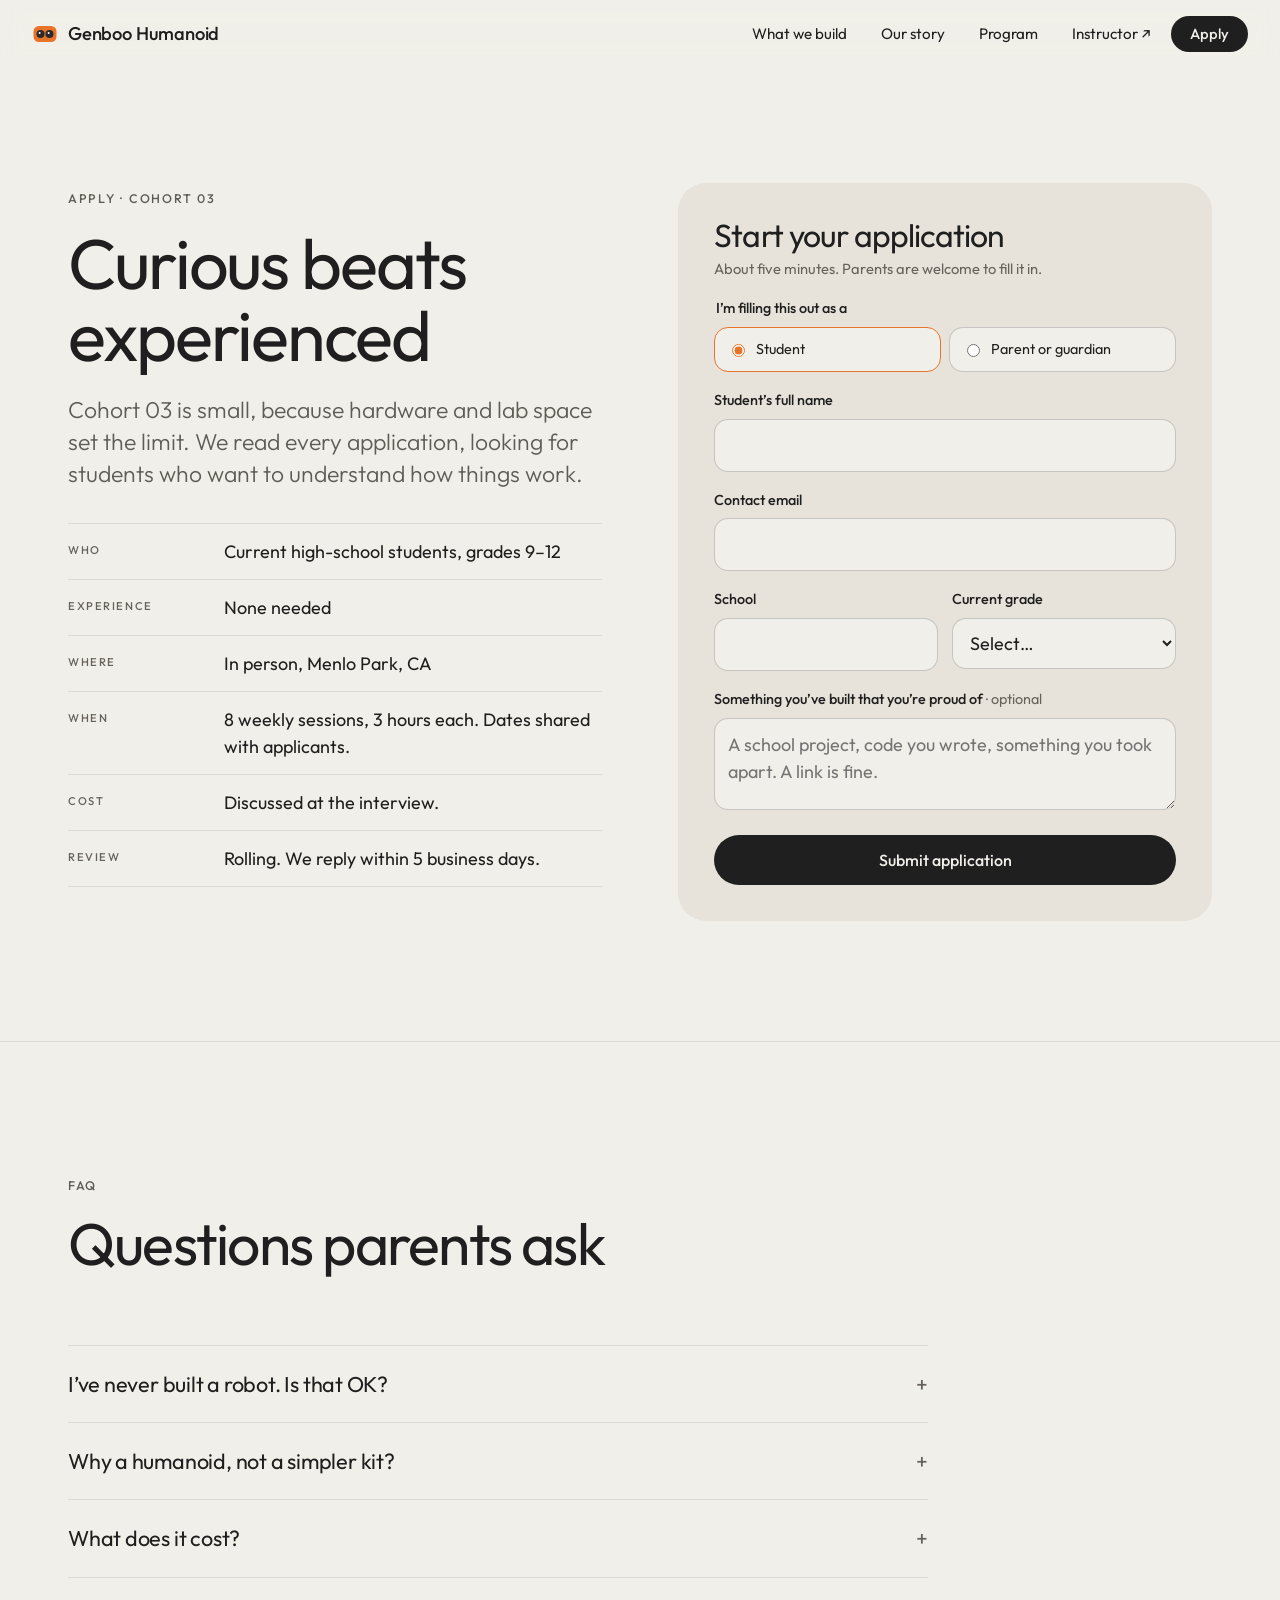
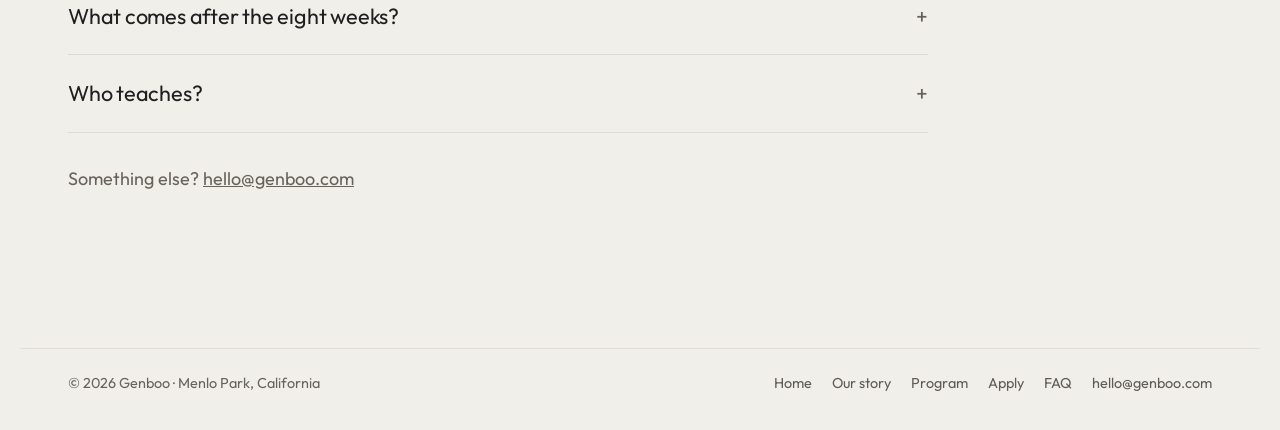
<file: apply.html>
<!doctype html>
<html lang="en">
<head>
<meta charset="utf-8">
<meta name="viewport" content="width=device-width, initial-scale=1">
  <!-- Google tag (gtag.js) -->
  <script async src="https://www.googletagmanager.com/gtag/js?id=G-RZVF6K9DJ5"></script>
  <script>
    window.dataLayer = window.dataLayer || [];
    function gtag(){dataLayer.push(arguments);}
    gtag('js', new Date());
    gtag('config', 'G-RZVF6K9DJ5');
  </script>
<meta name="theme-color" content="#f1efe9">
<link rel="canonical" href="https://humanoid.genboo.com/apply.html">
<link rel="icon" type="image/svg+xml" href="favicon.svg">
<link rel="apple-touch-icon" href="favicon.svg">
<meta property="og:type" content="website">
<meta property="og:site_name" content="Genboo · Humanoid Cohort">
<meta property="og:url" content="https://humanoid.genboo.com/apply.html">
<meta property="og:title" content="Apply for Cohort 03 · Genboo Humanoid">
<meta property="og:description" content="Apply to Genboo Humanoid Cohort 03: an 8-week, in-person humanoid robotics program in Menlo Park for high-school students. No experience needed.">
<meta property="og:image" content="https://humanoid.genboo.com/og-image.jpg">
<meta property="og:image:alt" content="Three ToddlerBot humanoid robots built in the Genboo lab, standing side by side">
<meta property="og:image:width" content="1200">
<meta property="og:image:height" content="630">
<meta name="twitter:card" content="summary_large_image">
<meta name="twitter:title" content="Apply for Cohort 03 · Genboo Humanoid">
<meta name="twitter:description" content="Apply to Genboo Humanoid Cohort 03: an 8-week, in-person humanoid robotics program in Menlo Park for high-school students. No experience needed.">
<meta name="twitter:image" content="https://humanoid.genboo.com/og-image.jpg">
<title>Apply | Genboo Humanoid Cohort 03</title>
<meta name="description" content="Apply to Genboo Humanoid Cohort 03: an 8-week, in-person humanoid robotics program in Menlo Park for high-school students. No experience needed.">
<link rel="preconnect" href="https://fonts.googleapis.com">
<link rel="preconnect" href="https://fonts.gstatic.com" crossorigin>
<link href="https://fonts.googleapis.com/css2?family=Outfit:wght@300;400;500;600&family=JetBrains+Mono:wght@400;500&display=swap" rel="stylesheet">
<link rel="stylesheet" href="assets/site.css">
</head>
<body>
<a class="skip" href="#main">Skip to content</a>

<header class="head">
  <div class="wrap">
    <a class="logo" href="index.html" aria-label="Genboo Humanoid home">
      <svg viewBox="0 0 26 26" aria-hidden="true"><rect x="1.5" y="5" width="23" height="16" rx="5.5" fill="var(--orange)"/><circle cx="8.5" cy="13" r="4" fill="#2a2a2d"/><circle cx="17.5" cy="13" r="4" fill="#2a2a2d"/><circle cx="7.6" cy="12" r="1" fill="#fff"/><circle cx="16.6" cy="12" r="1" fill="#fff"/></svg>
      Genboo Humanoid
    </a>
    <nav class="menu">
      <a href="index.html#do">What we build</a>
      <a href="story.html">Our story</a>
      <a href="program.html">Program</a>
      <a href="https://online.stanford.edu/learner-stories/sharing-his-passion-robotics-next-generation" target="_blank" rel="noopener">Instructor ↗</a>
      <a class="btn btn-dark" href="apply.html" aria-current="page">Apply</a>
      <button class="menu-toggle" type="button" aria-expanded="false" aria-controls="mmenu" aria-label="Open menu"><span></span><span></span></button>
    </nav>
  </div>
  <nav class="mmenu" id="mmenu" aria-label="Menu" hidden><a href="index.html#do">What we build</a><a href="story.html">Our story</a><a href="program.html">Program</a><a href="https://online.stanford.edu/learner-stories/sharing-his-passion-robotics-next-generation" target="_blank" rel="noopener">Instructor ↗</a><a class="mm-apply" href="apply.html">Apply for Cohort 03</a></nav>
</header>

<main id="main">
  <section class="page-title" style="padding-bottom:clamp(72px,10vw,120px)">
    <div class="wrap apply">
      <div>
        <span class="label">Apply · Cohort 03</span>
        <h1 style="margin-top:18px;font-size:clamp(2.6rem,5.6vw,4.4rem)">Curious beats experienced</h1>
        <p class="sub">Cohort 03 is small, because hardware and lab space set the limit. We read every application, looking for students who want to understand how things work.</p>
        <div class="facts-list">
          <div><span class="k">Who</span><span>Current high-school students, grades 9–12</span></div>
          <div><span class="k">Experience</span><span>None needed</span></div>
          <div><span class="k">Where</span><span>In person, Menlo Park, CA</span></div>
          <div><span class="k">When</span><span>8 weekly sessions, 3 hours each. Dates shared with applicants.</span></div>
          <div><span class="k">Cost</span><span>Discussed at the interview.</span></div>
          <div><span class="k">Review</span><span>Rolling. We reply within 5 business days.</span></div>
        </div>
      </div>

      <form class="f" id="apply-form" action="https://formspree.io/f/xqabbeeb" method="POST" novalidate>
        <div>
          <h2 style="font-size:2rem">Start your application</h2>
          <p style="margin-top:6px;color:var(--ink-3);font-size:.92rem">About five minutes. Parents are welcome to fill it in.</p>
        </div>
        <fieldset>
          <legend>I’m filling this out as a</legend>
          <div class="seg">
            <label><input type="radio" name="submitted_by" value="Student" checked> Student</label>
            <label><input type="radio" name="submitted_by" value="Parent or guardian"> Parent or guardian</label>
          </div>
        </fieldset>
        <div><label for="n">Student’s full name</label><input id="n" name="name" autocomplete="name" required></div>
        <div><label for="e">Contact email</label><input id="e" name="email" type="email" autocomplete="email" required></div>
        <div class="two">
          <div><label for="s">School</label><input id="s" name="school" autocomplete="organization" required></div>
          <div><label for="g">Current grade</label><select id="g" name="grade" required><option value="">Select…</option><option>9</option><option>10</option><option>11</option><option>12</option><option value="Other">Other (explain below)</option></select></div>
        </div>
        <div><label for="p">Something you’ve built that you’re proud of <span class="opt">· optional</span></label><textarea id="p" name="note" maxlength="2000" placeholder="A school project, code you wrote, something you took apart. A link is fine."></textarea></div>
        <input type="hidden" name="program" value="Humanoid Cohort 03">
        <input type="hidden" name="source" value="humanoid.genboo.com">
        <input type="hidden" name="_subject" value="Humanoid Cohort Application">
        <div class="hp" aria-hidden="true"><label for="f-gotcha">Leave this empty</label><input id="f-gotcha" type="text" name="_gotcha" tabindex="-1" autocomplete="off"></div>
        <button class="btn btn-dark btn-lg" id="apply-submit" type="submit" style="justify-content:center">Submit application</button>
        <p class="status" id="apply-status" role="alert"></p>
        <div class="done">
          <h2 id="apply-done" tabindex="-1" style="font-size:2rem">Thanks! Your application is in.</h2>
          <p style="margin-top:10px;color:var(--ink-2)">We’ll reply by email within 5 business days. Questions in the meantime: <a href="mailto:hello@genboo.com">hello@genboo.com</a>.</p>
        </div>
      </form>
    </div>
  </section>

  <section class="rule" id="faq">
    <div class="wrap">
      <div class="sec-head"><div><span class="label">FAQ</span><h2 style="margin-top:16px">Questions parents ask</h2></div></div>
      <div class="qa">
        <details><summary>I’ve never built a robot. Is that OK?</summary><p>Yes. The program starts with lab safety and the robot as a system, and every step has a clear success check before the next one. Curiosity matters more than background.</p></details>
        <details><summary>Why a humanoid, not a simpler kit?</summary><p>A humanoid needs every discipline at once: mechanics to stand, electronics to power on, software to move, AI to move on its own. We use ToddlerBot, an open-source humanoid from Stanford researchers. It’s small and affordable, and its parts can be bought or 3D-printed.</p></details>
        <details><summary>What does it cost?</summary><p>Fees are discussed during the interview.</p></details>
        <details><summary>What comes after the eight weeks?</summary><p>Students who want to go deeper can ask about the 22-week research track. <a href="program.html#long-track">Learn more</a>.</p></details>
        <details><summary>Who teaches?</summary><p>The program is led by Yuanzhe Dong, with a mentor for every team of four. <a href="https://online.stanford.edu/learner-stories/sharing-his-passion-robotics-next-generation" target="_blank" rel="noopener">Read his story</a>.</p></details>
      </div>
      <p style="margin-top:32px;color:var(--ink-3)">Something else? <a href="mailto:hello@genboo.com">hello@genboo.com</a></p>
    </div>
  </section>
</main>

<footer class="foot">
  <div class="wrap">
    <span>© 2026 Genboo · Menlo Park, California</span>
    <nav><a href="index.html">Home</a><a href="story.html">Our story</a><a href="program.html">Program</a><a href="apply.html">Apply</a><a href="apply.html#faq">FAQ</a><a href="mailto:hello@genboo.com">hello@genboo.com</a></nav>
  </div>
</footer>
<script src="assets/site.js"></script>
<script src="assets/nav.js" defer></script>
</body>
</html>
</file>
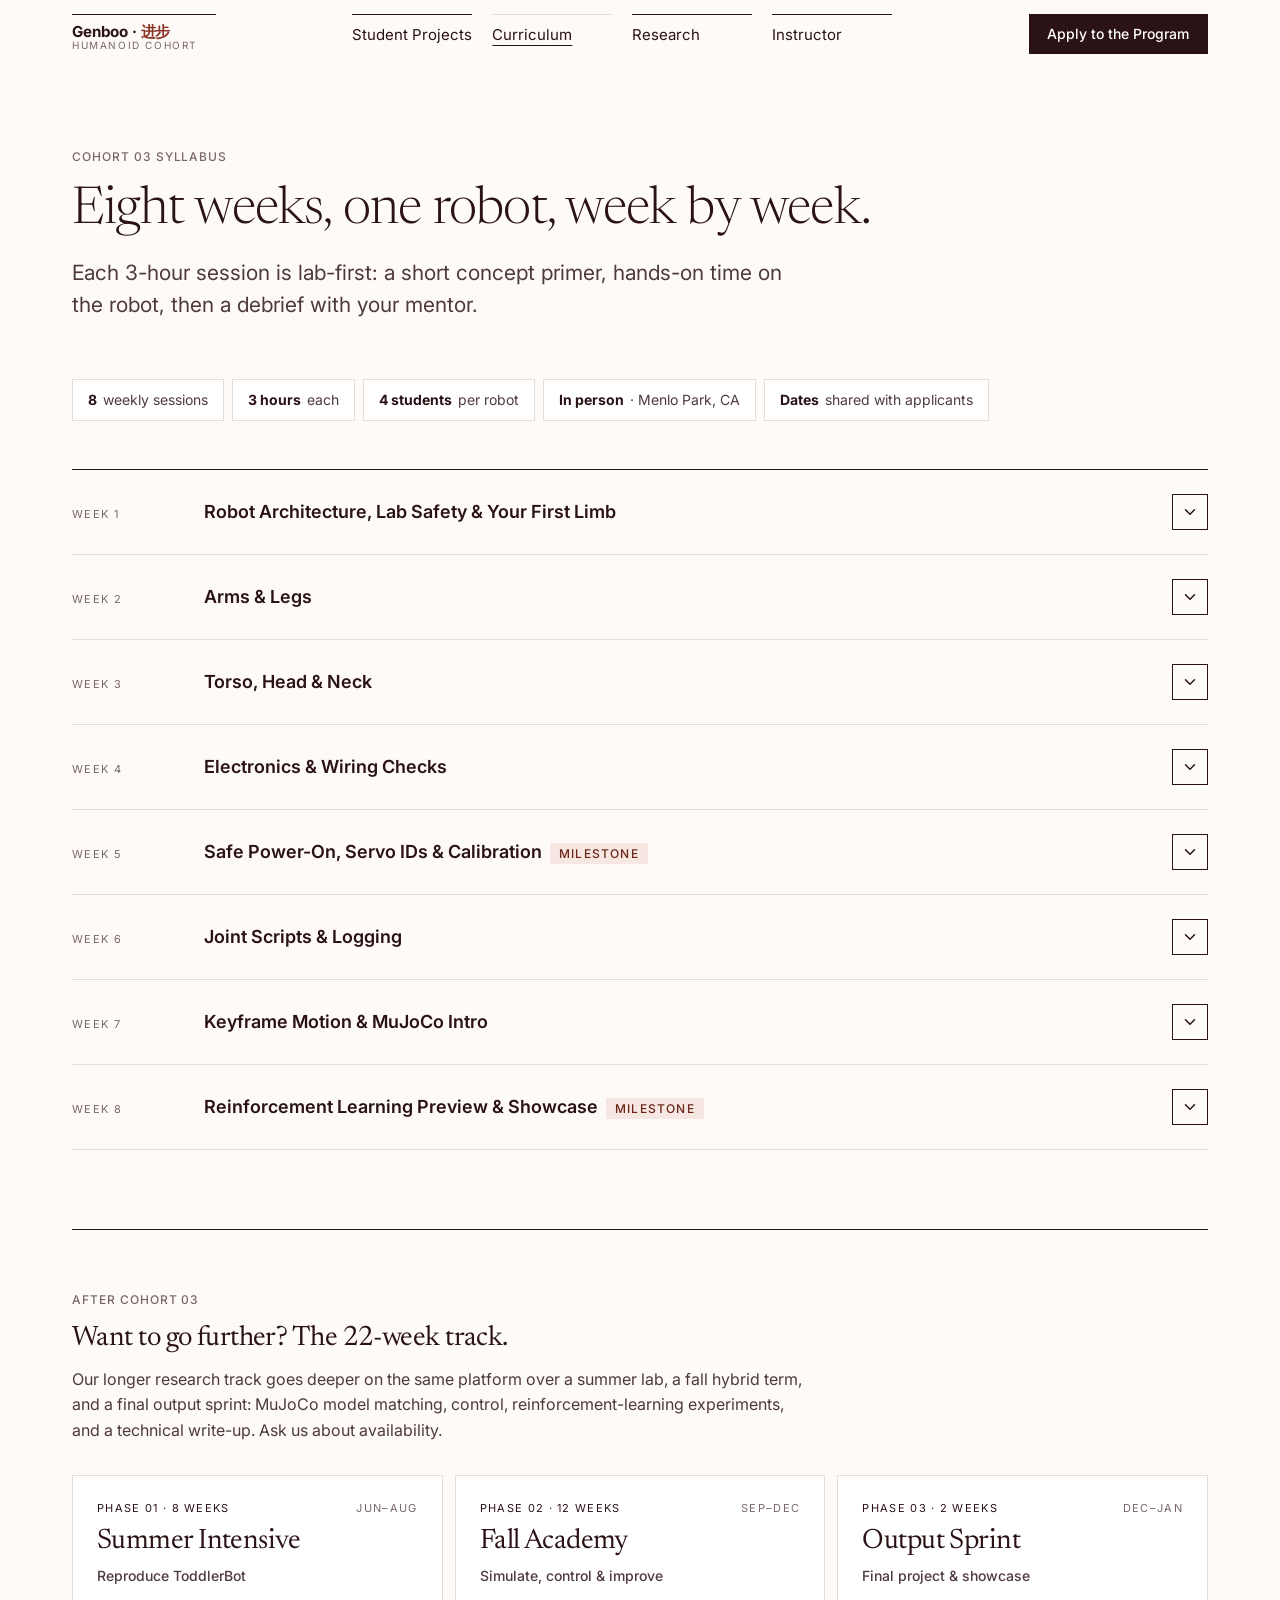
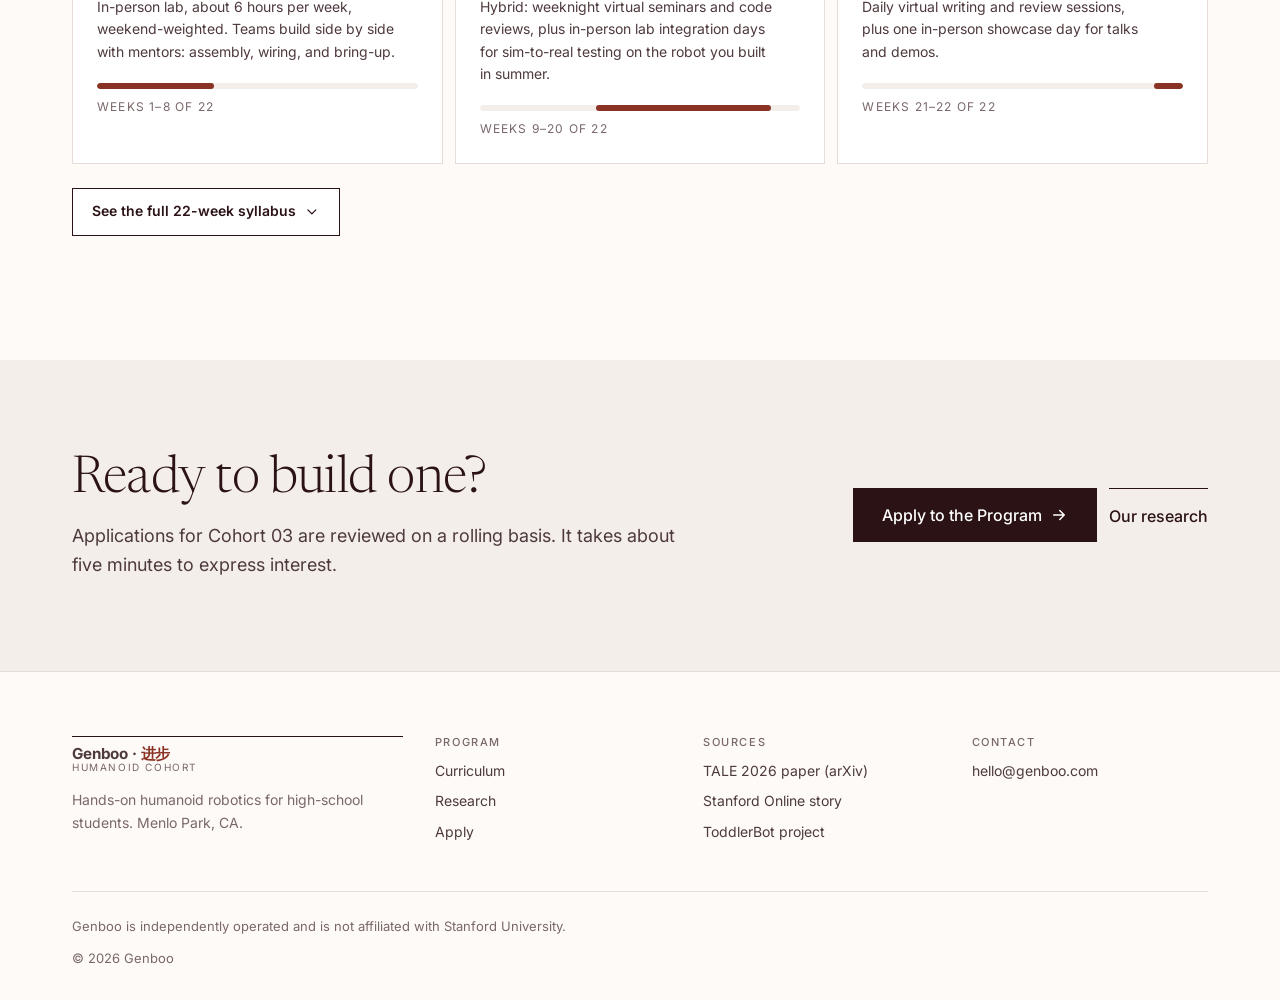
<file: curriculum.html>
<!DOCTYPE html>
<html lang="en">
<head>
  <!-- Google tag (gtag.js) -->
  <script async src="https://www.googletagmanager.com/gtag/js?id=G-RZVF6K9DJ5"></script>
  <script>
    window.dataLayer = window.dataLayer || [];
    function gtag(){dataLayer.push(arguments);}
    gtag('js', new Date());
    gtag('config', 'G-RZVF6K9DJ5');
  </script>

  <meta charset="UTF-8" />
  <meta name="viewport" content="width=device-width, initial-scale=1" />
  <title>Curriculum — Humanoid Cohort 03 | Genboo</title>
  <meta name="description" content="Week-by-week syllabus for Genboo's 8-week humanoid robotics cohort: build, wire, calibrate, and program a real ToddlerBot, then preview simulation and reinforcement learning." />
  <link rel="canonical" href="https://humanoid.genboo.com/curriculum.html" />
  <meta name="theme-color" content="#fdfaf8" />

  <!-- Open Graph / Facebook / iMessage / Slack -->
  <meta property="og:type" content="website" />
  <meta property="og:site_name" content="Genboo · Humanoid Cohort" />
  <meta property="og:url" content="https://humanoid.genboo.com/curriculum.html" />
  <meta property="og:title" content="Build a Real Humanoid Robot. Learn to Make It Move." />
  <meta property="og:description" content="Teams of four high-school students build and program a real ToddlerBot humanoid in 8 weekly sessions. Applications open for Cohort 03." />
  <meta property="og:image" content="https://humanoid.genboo.com/og-image.jpg" />
  <meta property="og:image:alt" content="Three ToddlerBot humanoid robots built in the Genboo lab, standing side by side" />
  <meta property="og:image:width" content="1200" />
  <meta property="og:image:height" content="630" />

  <!-- Twitter / X -->
  <meta name="twitter:card" content="summary_large_image" />
  <meta name="twitter:title" content="Build a Real Humanoid Robot. Learn to Make It Move." />
  <meta name="twitter:description" content="Teams of four high-school students build and program a real ToddlerBot humanoid in 8 weekly sessions. Applications open for Cohort 03." />
  <meta name="twitter:image" content="https://humanoid.genboo.com/og-image.jpg" />
  <meta name="twitter:image:alt" content="Three ToddlerBot humanoid robots built in the Genboo lab, standing side by side" />


  <link rel="icon" type="image/svg+xml" href="favicon.svg" />
  <link rel="apple-touch-icon" href="favicon.svg" />

  <link rel="preconnect" href="https://fonts.googleapis.com" />
  <link rel="preconnect" href="https://fonts.gstatic.com" crossorigin />
  <!-- Fonts load without blocking first paint; system fonts render until they arrive -->
  <link rel="preload" as="style" href="https://fonts.googleapis.com/css2?family=Inter:wght@400;500;600&family=Newsreader:ital,opsz,wght@0,6..72,300;0,6..72,400;1,6..72,300;1,6..72,400&display=swap" />
  <link rel="stylesheet" href="https://fonts.googleapis.com/css2?family=Inter:wght@400;500;600&family=Newsreader:ital,opsz,wght@0,6..72,300;0,6..72,400;1,6..72,300;1,6..72,400&display=swap" media="print" onload="this.media='all'" />
  <noscript><link rel="stylesheet" href="https://fonts.googleapis.com/css2?family=Inter:wght@400;500;600&family=Newsreader:ital,opsz,wght@0,6..72,300;0,6..72,400;1,6..72,300;1,6..72,400&display=swap" /></noscript>


  <link rel="stylesheet" href="styles.css?v=202610112249" />
</head>

<body class="no-js">
  <script>document.body.classList.remove('no-js');</script>

  <!-- Inline icon sprite (replaces the Lucide CDN) -->
  <svg width="0" height="0" style="position:absolute" aria-hidden="true" focusable="false">
    <symbol id="i-arrow" viewBox="0 0 24 24"><path d="M5 12h14M13 6l6 6-6 6"/></symbol>
    <symbol id="i-arrow-ur" viewBox="0 0 24 24"><path d="M7 17 17 7M8 7h9v9"/></symbol>
    <symbol id="i-check" viewBox="0 0 24 24"><path d="M20 6 9 17l-5-5"/></symbol>
    <symbol id="i-x" viewBox="0 0 24 24"><path d="M18 6 6 18M6 6l12 12"/></symbol>
    <symbol id="i-menu" viewBox="0 0 24 24"><path d="M4 7h16M4 12h16M4 17h16"/></symbol>
    <symbol id="i-chev" viewBox="0 0 24 24"><path d="m6 9 6 6 6-6"/></symbol>
    <symbol id="i-pause" viewBox="0 0 24 24"><path d="M9 5v14M15 5v14"/></symbol>
    <symbol id="i-play" viewBox="0 0 24 24"><path d="M7 5l12 7-12 7z"/></symbol>
    <symbol id="i-file" viewBox="0 0 24 24"><path d="M14 3H7a2 2 0 0 0-2 2v14a2 2 0 0 0 2 2h10a2 2 0 0 0 2-2V8z"/><path d="M14 3v5h5M9 13h6M9 17h6"/></symbol>
    <symbol id="i-plus" viewBox="0 0 24 24"><path d="M12 5v14M5 12h14"/></symbol>
  </svg>

  <a class="skip-link" href="#main">Skip to content</a>

  <!-- ================================ HEADER ================================ -->
  <header class="site-header" id="top">
    <div class="container header-inner">
      <a href="./" class="brand">
        <span class="brand-name">Genboo · <span class="cjk" lang="zh">进步</span></span>
        <span class="brand-sub">Humanoid Cohort</span>
      </a>
      <nav class="nav" aria-label="Primary">
        <a href="index.html#projects">Student Projects</a>
        <a href="curriculum.html" aria-current="page">Curriculum</a>
        <a href="research.html">Research</a>
        <a href="https://online.stanford.edu/learner-stories/sharing-his-passion-robotics-next-generation" target="_blank" rel="noopener noreferrer">Instructor</a>
      </nav>
      <a href="apply.html" class="btn btn-primary header-cta">Apply to the Program</a>
      <button class="menu-toggle" type="button" aria-expanded="false" aria-controls="mobile-menu" aria-label="Menu">
        <svg class="icon icon-open" aria-hidden="true"><use href="#i-menu"/></svg>
        <svg class="icon icon-close" aria-hidden="true"><use href="#i-x"/></svg>
      </button>
    </div>
  </header>
  <div class="mobile-menu" id="mobile-menu" hidden>
    <nav aria-label="Mobile">
      <a href="index.html#projects">Student Projects</a>
      <a href="curriculum.html">Curriculum</a>
      <a href="research.html">Research</a>
      <a href="https://online.stanford.edu/learner-stories/sharing-his-passion-robotics-next-generation" target="_blank" rel="noopener noreferrer">Instructor</a>
      <a href="apply.html" class="btn btn-primary btn-lg">Apply to the Program <svg class="icon icon-arrow" aria-hidden="true"><use href="#i-arrow"/></svg></a>
    </nav>
  </div>

  <main id="main">
    <!-- ================================ SYLLABUS ================================ -->
    <section class="section page-top" id="syllabus" aria-labelledby="syllabus-title">
      <div class="container">
        <div class="section-head reveal">
          <span class="eyebrow">Cohort 03 syllabus</span>
          <h1 class="h2" id="syllabus-title">Eight weeks, one robot, week by week.</h1>
          <p class="lede">Each 3-hour session is lab-first: a short concept primer, hands-on time on the robot, then a debrief with your mentor.</p>
        </div>

        <ul class="format-strip reveal" aria-label="Cohort 03 format">
          <li><b>8</b> weekly sessions</li>
          <li><b>3 hours</b> each</li>
          <li><b>4 students</b> per robot</li>
          <li><b>In person</b> · Menlo Park, CA</li>
          <li><b>Dates</b> shared with applicants</li>
        </ul>

        <div class="acc reveal">
          <details>
            <summary><span class="t"><span class="wk">Week 1</span><span class="title">Robot Architecture, Lab Safety &amp; Your First Limb</span></span><span class="chev" aria-hidden="true"><svg class="icon"><use href="#i-chev"/></svg></span></summary>
            <div class="body">Understand the robot as a system before you touch a screw: ToddlerBot architecture, degrees of freedom, the actuator/sensor/controller/battery loop, lab safety, and engineering notebooks. Then start one limb. It teaches joints, servo orientation, fasteners, and alignment.</div>
          </details>
          <details>
            <summary><span class="t"><span class="wk">Week 2</span><span class="title">Arms &amp; Legs</span></span><span class="chev" aria-hidden="true"><svg class="icon"><use href="#i-chev"/></svg></span></summary>
            <div class="body">Split into sub-teams to build the remaining limbs. Cable routing, bearings, torque limits, and checking that every joint moves freely before you move on.</div>
          </details>
          <details>
            <summary><span class="t"><span class="wk">Week 3</span><span class="title">Torso, Head &amp; Neck</span></span><span class="chev" aria-hidden="true"><svg class="icon"><use href="#i-chev"/></svg></span></summary>
            <div class="body">Integrate the limbs onto the torso, then install the head, neck, and stereo cameras. Finish with a mechanical inspection checklist.</div>
          </details>
          <details>
            <summary><span class="t"><span class="wk">Week 4</span><span class="title">Electronics &amp; Wiring Checks</span></span><span class="chev" aria-hidden="true"><svg class="icon"><use href="#i-chev"/></svg></span></summary>
            <div class="body">Power system, onboard computer, servo bus, IMU, connector labeling, and multimeter basics. Every connection is checked before power-on. Hard lesson: bad wiring beats good code every time.</div>
          </details>
          <details>
            <summary><span class="t"><span class="wk">Week 5</span><span class="title">Safe Power-On, Servo IDs &amp; Calibration <span class="tags"><span class="tag ms">Milestone</span></span></span></span><span class="chev" aria-hidden="true"><svg class="icon"><use href="#i-chev"/></svg></span></summary>
            <div class="body">Follow the power-on checklist, assign servo IDs, and zero-point calibrate every joint. <strong>Milestone:</strong> the robot powers on safely and every joint is recognized and calibrated.</div>
          </details>
          <details>
            <summary><span class="t"><span class="wk">Week 6</span><span class="title">Joint Scripts &amp; Logging</span></span><span class="chev" aria-hidden="true"><svg class="icon"><use href="#i-chev"/></svg></span></summary>
            <div class="body">Linux, the Python environment, and robot config files. Practical task: <em>“Move joint 3 by 10 degrees, log commanded vs. actual angle, and explain the difference.”</em> That's a real robotics lesson, not AI magic.</div>
          </details>
          <details>
            <summary><span class="t"><span class="wk">Week 7</span><span class="title">Keyframe Motion &amp; MuJoCo Intro</span></span><span class="chev" aria-hidden="true"><svg class="icon"><use href="#i-chev"/></svg></span></summary>
            <div class="body">Open-loop vs. closed-loop control. Design a simple standing or keyframe motion and run it on the robot. Load the robot's model in MuJoCo and compare one motion in simulation and on hardware.</div>
          </details>
          <details>
            <summary><span class="t"><span class="wk">Week 8</span><span class="title">Reinforcement Learning Preview &amp; Showcase <span class="tags"><span class="tag ms">Milestone</span></span></span></span><span class="chev" aria-hidden="true"><svg class="icon"><use href="#i-chev"/></svg></span></summary>
            <div class="body">What a policy, reward, observation, and action are. Watch a supplied policy train in simulation and change one reward. Then the showcase: <strong>milestone</strong> demo of your robot's verified motion and a short team presentation.</div>
          </details>
        </div>

        <div class="followon reveal" id="advanced-track" aria-labelledby="followon-title">
          <div class="followon-head">
            <span class="eyebrow">After Cohort 03</span>
            <h2 id="followon-title">Want to go further? The 22-week track.</h2>
            <p>Our longer research track goes deeper on the same platform over a summer lab, a fall hybrid term, and a final output sprint: MuJoCo model matching, control, reinforcement-learning experiments, and a technical write-up. Ask us about availability.</p>
          </div>
        <div class="schedule" id="program-phases">
          <div class="sched reveal" id="phase-01">
            <div class="top"><span class="wk">Phase 01 · 8 weeks</span><span>Jun–Aug</span></div>
            <h3>Summer Intensive</h3>
            <p class="sub">Reproduce ToddlerBot</p>
            <p>In-person lab, about 6 hours per week, weekend-weighted. Teams build side by side with mentors: assembly, wiring, and bring-up.</p>
            <div class="bar" aria-hidden="true"><i style="left:0;width:36.4%"></i></div><span class="bar-label">Weeks 1–8 of 22</span>
          </div>
          <div class="sched reveal" id="phase-02">
            <div class="top"><span class="wk">Phase 02 · 12 weeks</span><span>Sep–Dec</span></div>
            <h3>Fall Academy</h3>
            <p class="sub">Simulate, control &amp; improve</p>
            <p>Hybrid: weeknight virtual seminars and code reviews, plus in-person lab integration days for sim-to-real testing on the robot you built in summer.</p>
            <div class="bar" aria-hidden="true"><i style="left:36.4%;width:54.5%"></i></div><span class="bar-label">Weeks 9–20 of 22</span>
          </div>
          <div class="sched reveal" id="phase-03">
            <div class="top"><span class="wk">Phase 03 · 2 weeks</span><span>Dec–Jan</span></div>
            <h3>Output Sprint</h3>
            <p class="sub">Final project &amp; showcase</p>
            <p>Daily virtual writing and review sessions, plus one in-person showcase day for talks and demos.</p>
            <div class="bar" aria-hidden="true"><i style="left:90.9%;width:9.1%"></i></div><span class="bar-label">Weeks 21–22 of 22</span>
          </div>
        </div>

          <details class="more">
            <summary>See the full 22-week syllabus <svg class="icon" aria-hidden="true"><use href="#i-chev"/></svg></summary>
            <div class="more-body">
        <div class="acc">
          <details>
            <summary><span class="t"><span class="wk">Weeks 1–2</span><span class="title">Foundations &amp; Robot Architecture <span class="tags"><span class="tag">Summer</span></span></span></span><span class="chev" aria-hidden="true"><svg class="icon"><use href="#i-chev"/></svg></span></summary>
            <div class="body">Understand the robot as a system before you touch a single screw. ToddlerBot architecture, degrees of freedom, the actuator/sensor/controller/battery loop, lab safety, GitHub and engineering notebooks, and how to read CAD and assembly drawings.</div>
          </details>
          <details>
            <summary><span class="t"><span class="wk">Weeks 3–4</span><span class="title">Mechanical Build: One Limb First, Then Lower Body <span class="tags"><span class="tag">Summer</span></span></span></span><span class="chev" aria-hidden="true"><svg class="icon"><use href="#i-chev"/></svg></span></summary>
            <div class="body">Start with a single leg or arm module before tackling the full robot. One limb teaches almost everything: joints, servo orientation, fasteners, bearings, cable routing, alignment, torque limits, and debugging. Once one limb works cleanly, the rest is repetition. Then assemble the full lower body.</div>
          </details>
          <details>
            <summary><span class="t"><span class="wk">Weeks 5–6</span><span class="title">Electronics, Wiring &amp; Joint Calibration <span class="tags"><span class="tag">Summer</span></span></span></span><span class="chev" aria-hidden="true"><svg class="icon"><use href="#i-chev"/></svg></span></summary>
            <div class="body">Power system, Jetson, servo bus, IMU, connector labeling, multimeter basics, and a safe power-on sequence. Each joint gets its servo ID assigned and zero-point calibrated. Hard lesson: bad wiring beats good code every time.</div>
          </details>
          <details>
            <summary><span class="t"><span class="wk">Weeks 7–8</span><span class="title">Software Bring-Up &amp; Reproduction Demo <span class="tags"><span class="tag ms">Milestone</span><span class="tag">Summer</span></span></span></span><span class="chev" aria-hidden="true"><svg class="icon"><use href="#i-chev"/></svg></span></summary>
            <div class="body">Linux basics, Python environment, robot config files, and simple joint test scripts. <strong>Phase 1 success demo:</strong> the robot powers on safely, every joint is recognized and calibrated, and it can run a simple verified motion sequence. The goal isn't “the robot walks” yet.</div>
          </details>
          <details>
            <summary><span class="t"><span class="wk">Weeks 9–11</span><span class="title">Software Infrastructure &amp; Joint Control <span class="tags"><span class="tag">Fall</span></span></span></span><span class="chev" aria-hidden="true"><svg class="icon"><use href="#i-chev"/></svg></span></summary>
            <div class="body">Git workflow, robot config files, joint IDs, logging, teleoperation scripts, and basic sensor reading. Practical milestone: <em>“Move joint 3 by 10 degrees, log commanded vs. actual angle, and explain the difference.”</em> That is a real robotics lesson, not AI magic.</div>
          </details>
          <details>
            <summary><span class="t"><span class="wk">Weeks 12–14</span><span class="title">Simulation in MuJoCo <span class="tags"><span class="tag">Fall</span></span></span></span><span class="chev" aria-hidden="true"><svg class="icon"><use href="#i-chev"/></svg></span></summary>
            <div class="body">Why simulation matters. MuJoCo model and XML structure: joints, bodies, actuators, contact, and gravity. The difference between simulation and the real robot. Match sim joint limits to your hardware. Simulation is a controlled approximation of reality.</div>
          </details>
          <details>
            <summary><span class="t"><span class="wk">Weeks 15–16</span><span class="title">Control Before AI <span class="tags"><span class="tag">Fall</span></span></span></span><span class="chev" aria-hidden="true"><svg class="icon"><use href="#i-chev"/></svg></span></summary>
            <div class="body">Open-loop vs. closed-loop. Position control and PD control. Balance intuition. Gait as a sequence. Failure modes: slipping, tipping, delay, and weak torque. Students create a simple standing, rocking, stepping, or keyframe motion. The lesson: AI sits on top of mechanics, electronics, and control, not in place of them.</div>
          </details>
          <details>
            <summary><span class="t"><span class="wk">Weeks 17–20</span><span class="title">AI / RL / Sim-to-Real Experiments &amp; Capstone Iteration <span class="tags"><span class="tag">Fall</span></span></span></span><span class="chev" aria-hidden="true"><svg class="icon"><use href="#i-chev"/></svg></span></summary>
            <div class="body">Reinforcement learning fundamentals: policy, reward, observation, and action. Domain randomization, the sim-to-real gap, and what can go wrong when deploying to hardware. Practical deliverable: run or modify a baseline policy or motion experiment, change one parameter, and analyze the behavior. Then iterate toward your final-project track.</div>
          </details>
          <details>
            <summary><span class="t"><span class="wk">Weeks 21–22</span><span class="title">Final Project &amp; Cohort Showcase <span class="tags"><span class="tag ms">Milestone</span><span class="tag">Output</span></span></span></span><span class="chev" aria-hidden="true"><svg class="icon"><use href="#i-chev"/></svg></span></summary>
            <div class="body">Pick a track (Mechanical, Electronics, Simulation, Control, AI, or Documentation) and produce a portfolio-quality deliverable: demo video, technical write-up in research-paper format, GitHub documentation, a short showcase talk, and a written reflection on <em>what failed, what changed, and what you learned.</em></div>
          </details>
        </div>

        <div class="tracks-pick">
          <h4>Final project: pick your track</h4>
          <p>Everyone learns the basics across the whole stack. The final deliverable goes deep in one direction:</p>
          <ul class="pick-grid">
            <li><b>Mechanical</b>Improve cable routing or joint reliability on the chassis</li>
            <li><b>Electronics</b>Build a clean wiring map and bring-up checklist for future cohorts</li>
            <li><b>Simulation</b>Improve how well the MuJoCo model matches the real hardware</li>
            <li><b>Control</b>Create a stable keyframe motion: standing, squatting, or stepping</li>
            <li><b>AI / RL</b>Modify a reward or observation in simulation and analyze the change</li>
            <li><b>Documentation</b>Turn your engineering notebook into a student-friendly assembly guide</li>
          </ul>
        </div>
            </div>
          </details>
        </div>
      </div>
    </section>

    <!-- ================================ CTA BAND ================================ -->
    <section class="cta-band on-dark" aria-labelledby="cta-title">
      <div class="container cta-inner reveal">
        <div>
          <h2 id="cta-title">Ready to build one?</h2>
          <p>Applications for Cohort 03 are reviewed on a rolling basis. It takes about five minutes to express interest.</p>
        </div>
        <div class="btn-row">
          <a href="apply.html" class="btn btn-primary btn-lg">Apply to the Program <svg class="icon icon-arrow" aria-hidden="true"><use href="#i-arrow"/></svg></a>
          <a href="research.html" class="btn btn-secondary btn-lg">Our research</a>
        </div>
      </div>
    </section>

  </main>

  <!-- ================================ FOOTER ================================ -->
  <footer class="site-footer">
    <div class="container">
      <div class="footer-grid">
        <div>
          <a href="./" class="brand">
            <span class="brand-name">Genboo · <span class="cjk" lang="zh">进步</span></span>
            <span class="brand-sub">Humanoid Cohort</span>
          </a>
          <p class="muted" style="margin-top:1rem;font-size:.875rem;max-width:22rem">Hands-on humanoid robotics for high-school students. Menlo Park, CA.</p>
        </div>
        <div>
          <h2>Program</h2>
          <ul>
            <li><a href="curriculum.html">Curriculum</a></li>
            <li><a href="research.html">Research</a></li>
            <li><a href="apply.html">Apply</a></li>
          </ul>
        </div>
        <div>
          <h2>Sources</h2>
          <ul>
            <li><a href="https://arxiv.org/abs/2609.25674" target="_blank" rel="noopener noreferrer">TALE 2026 paper (arXiv)</a></li>
            <li><a href="https://online.stanford.edu/learner-stories/sharing-his-passion-robotics-next-generation" target="_blank" rel="noopener noreferrer">Stanford Online story</a></li>
            <li><a href="https://toddlerbot.github.io/" target="_blank" rel="noopener noreferrer">ToddlerBot project</a></li>
          </ul>
        </div>
        <div>
          <h2>Contact</h2>
          <ul>
            <li><a href="mailto:hello@genboo.com">hello@genboo.com</a></li>
          </ul>
        </div>
      </div>
      <div class="footer-legal">
        <p>Genboo is independently operated and is not affiliated with Stanford University.</p>
        <p>© 2026 Genboo</p>
      </div>
    </div>
  </footer>

  <script src="main.js?v=202610112249" defer></script>
</body>
</html>
</file>
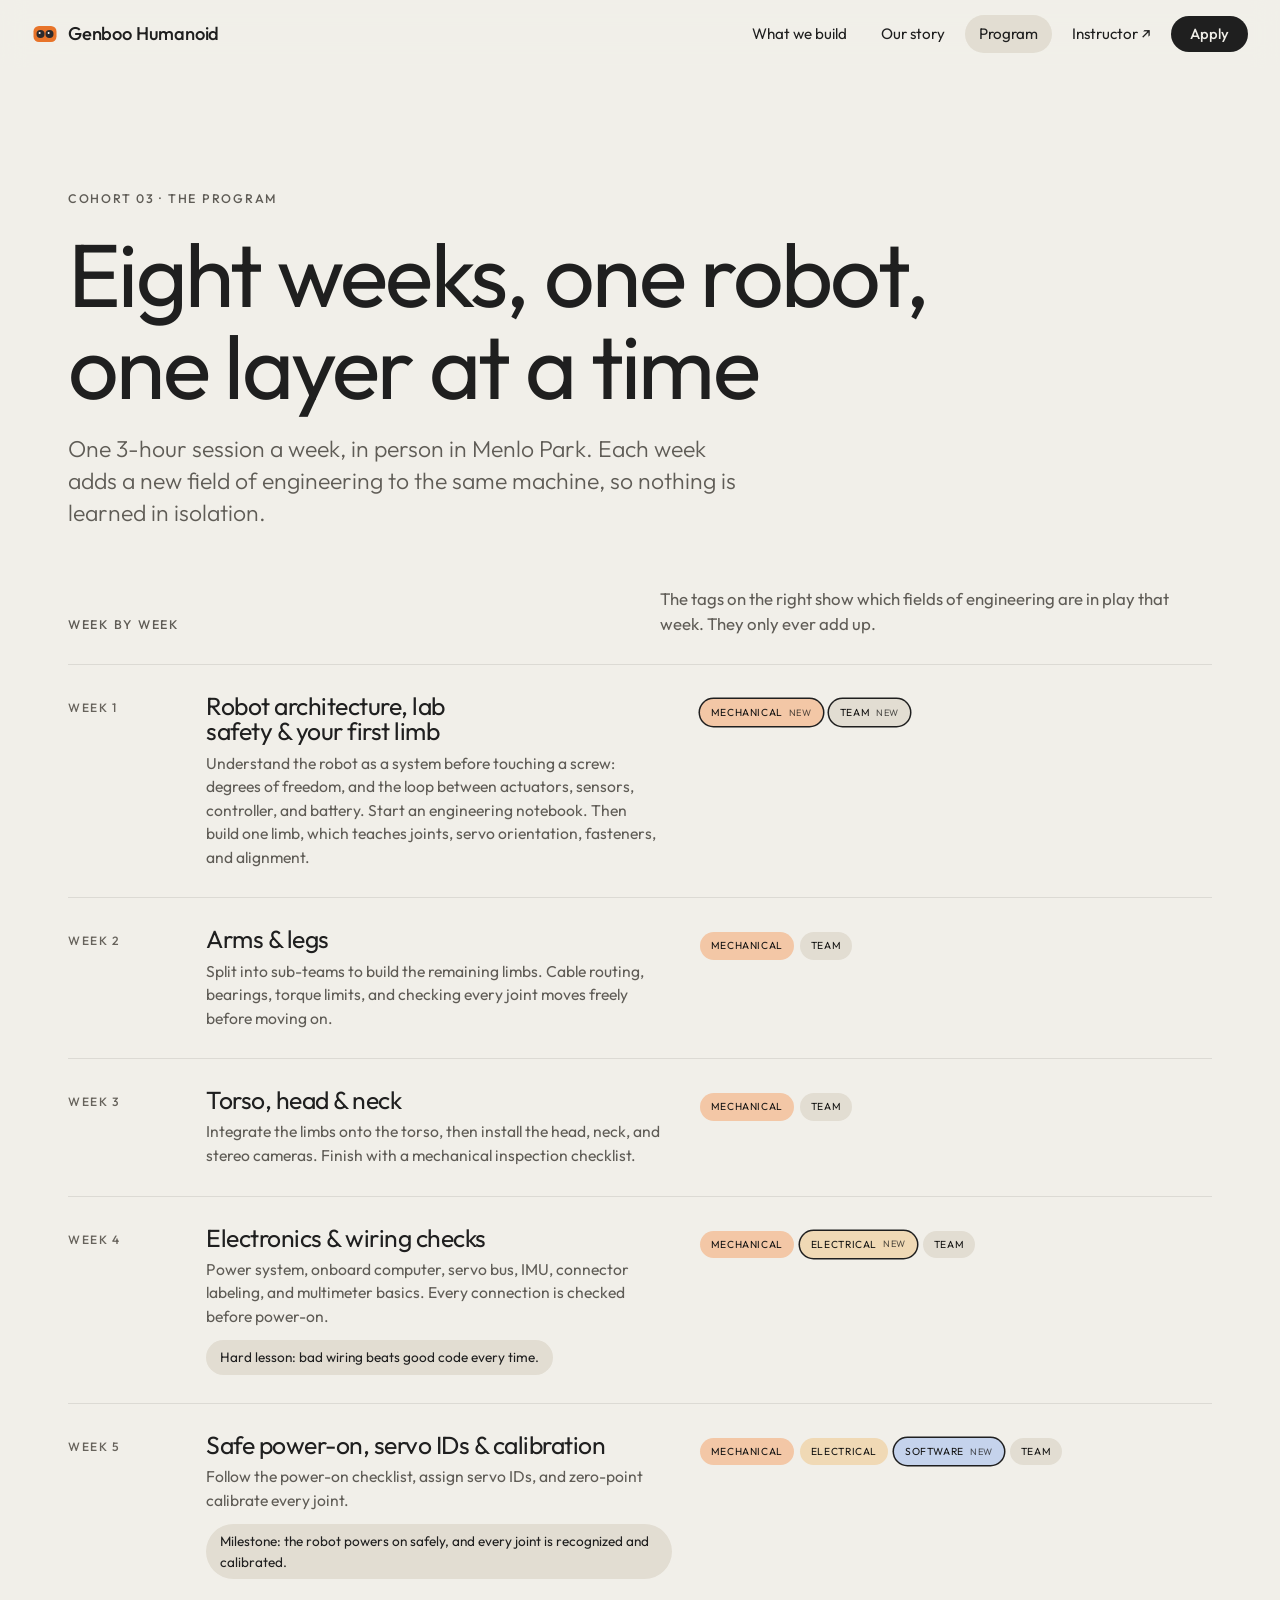
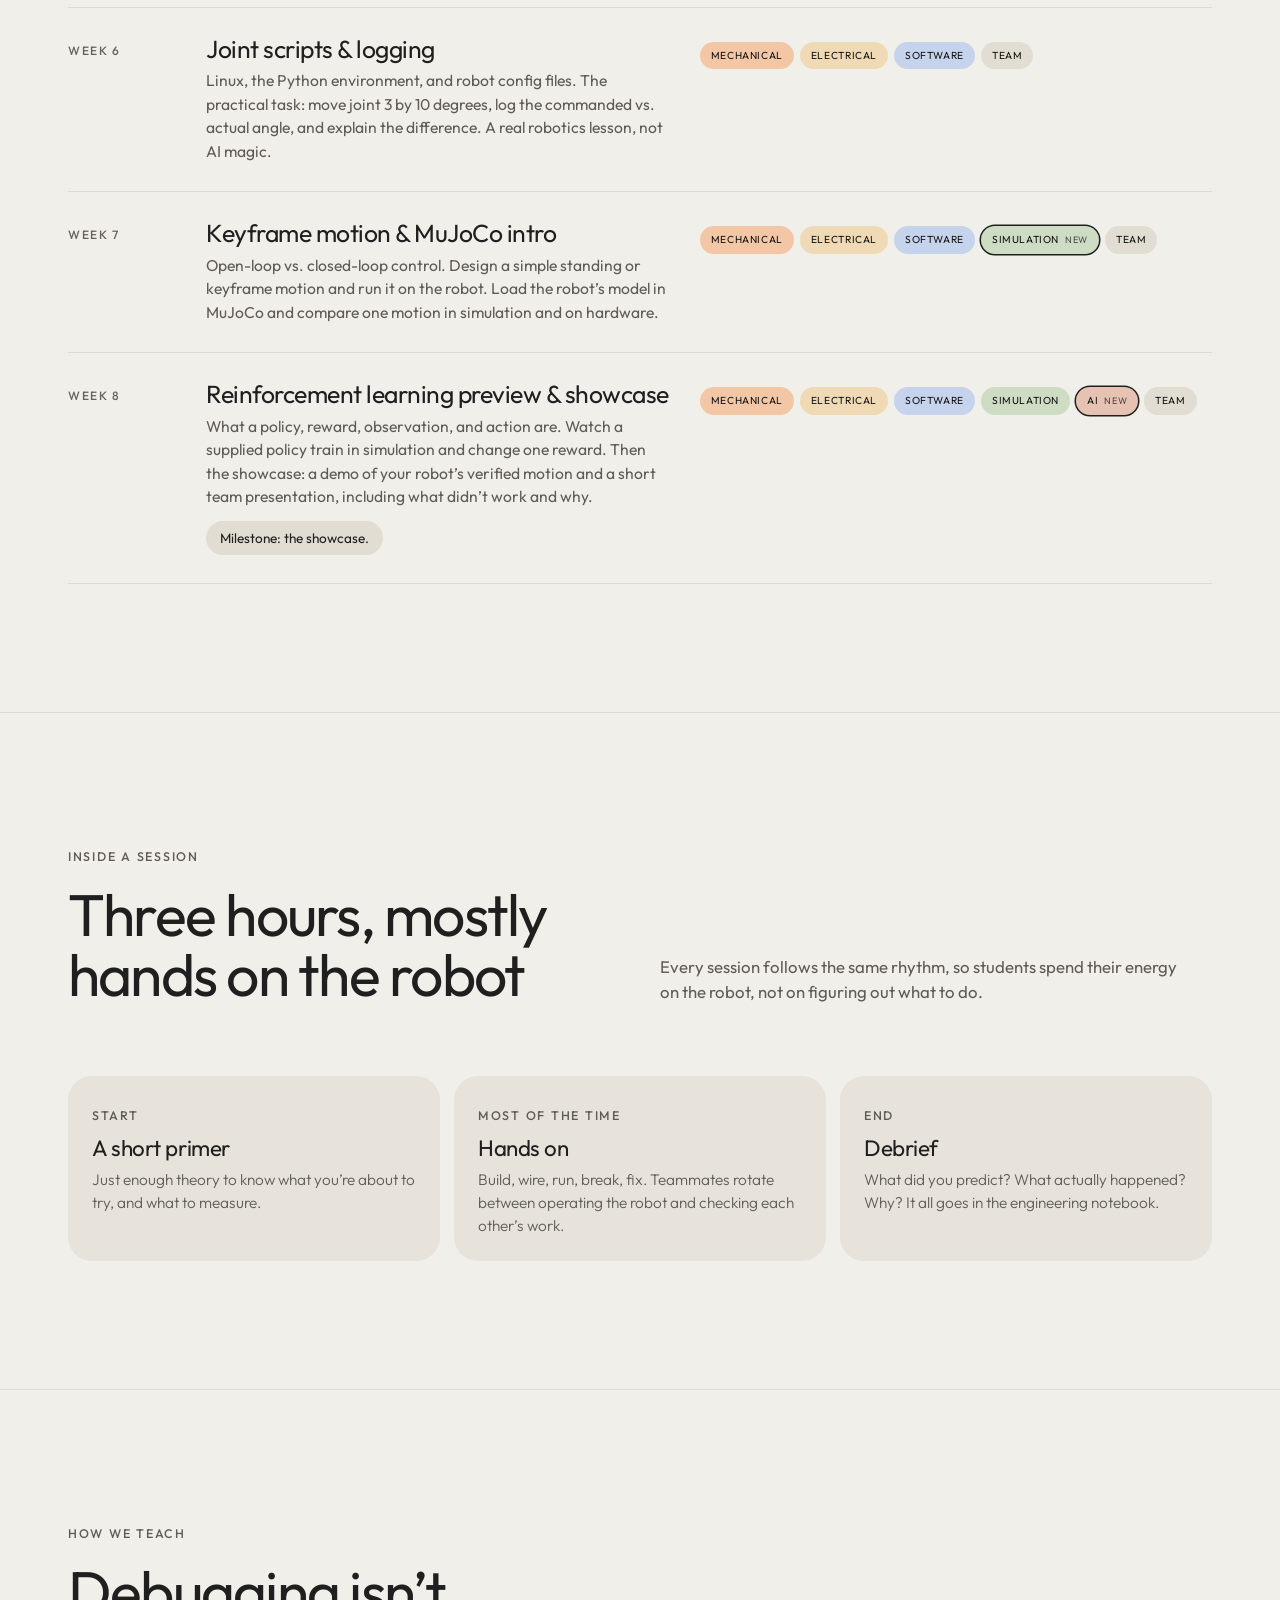
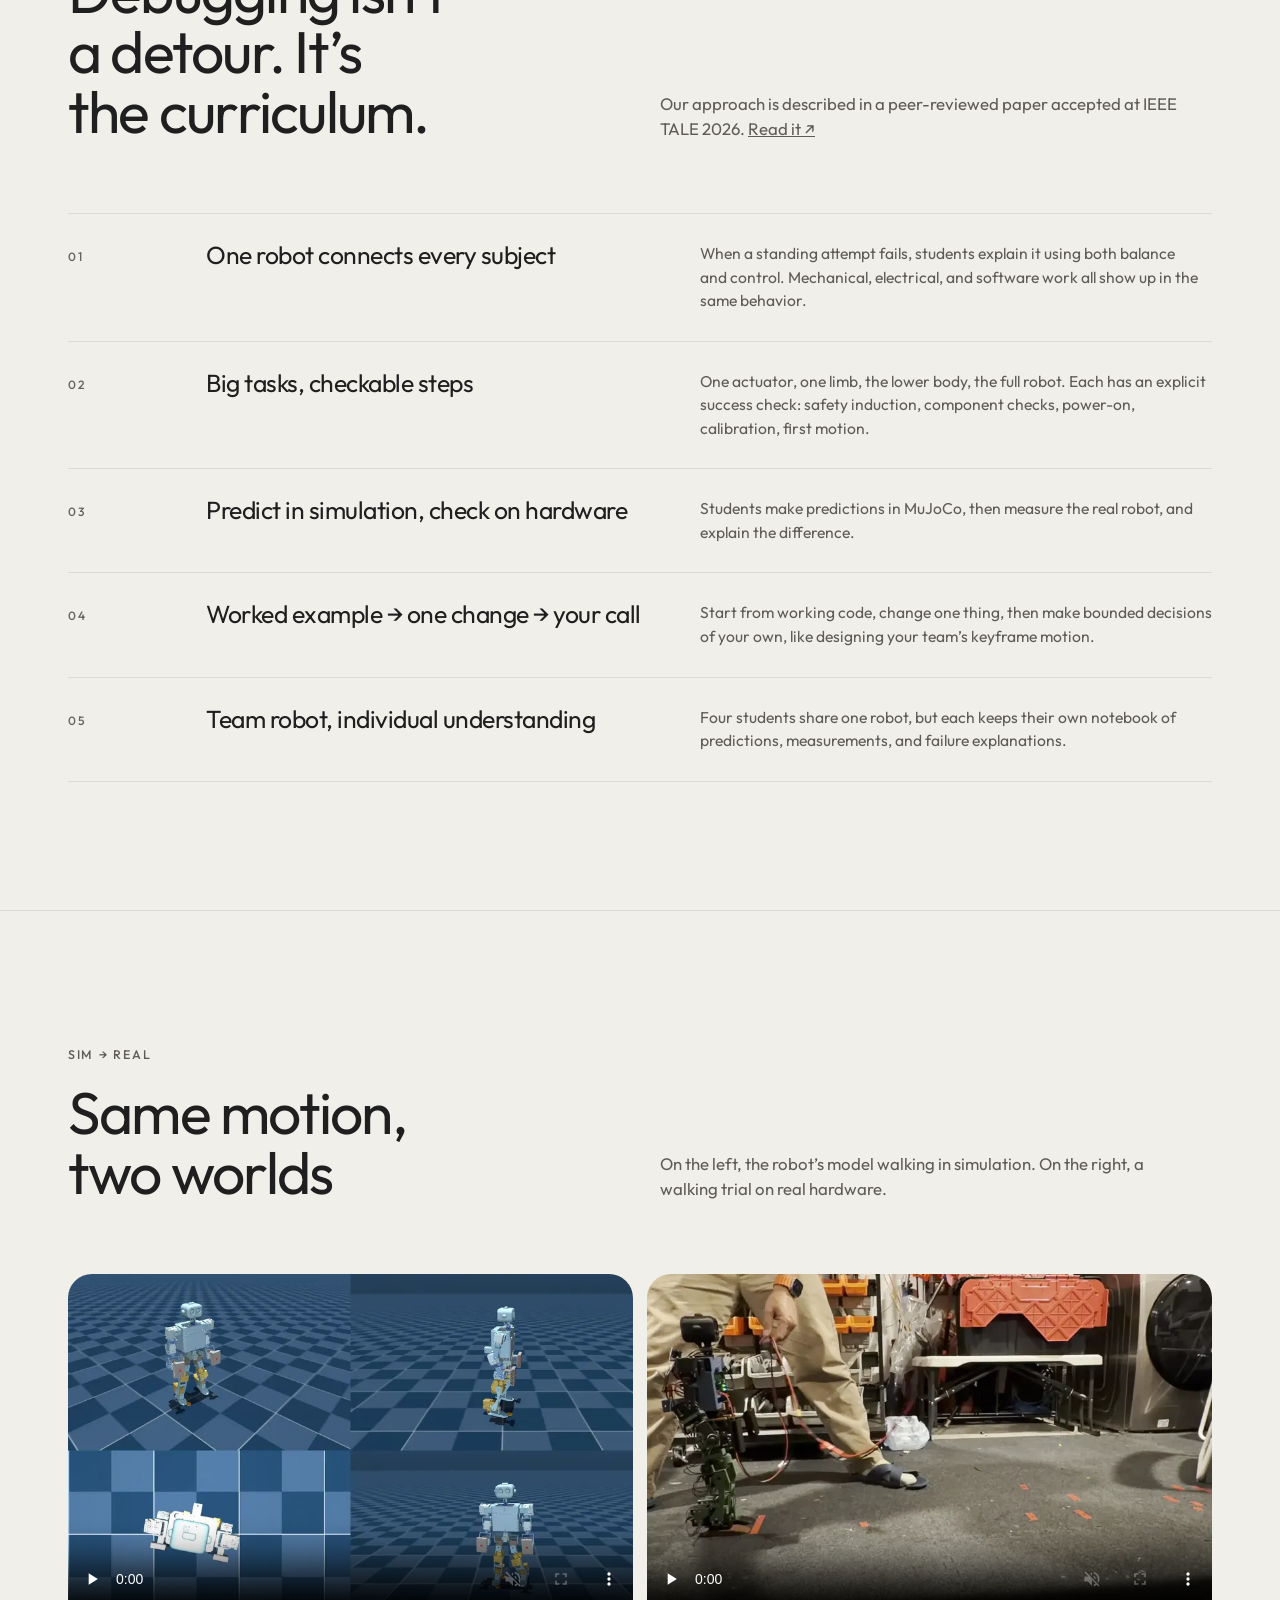
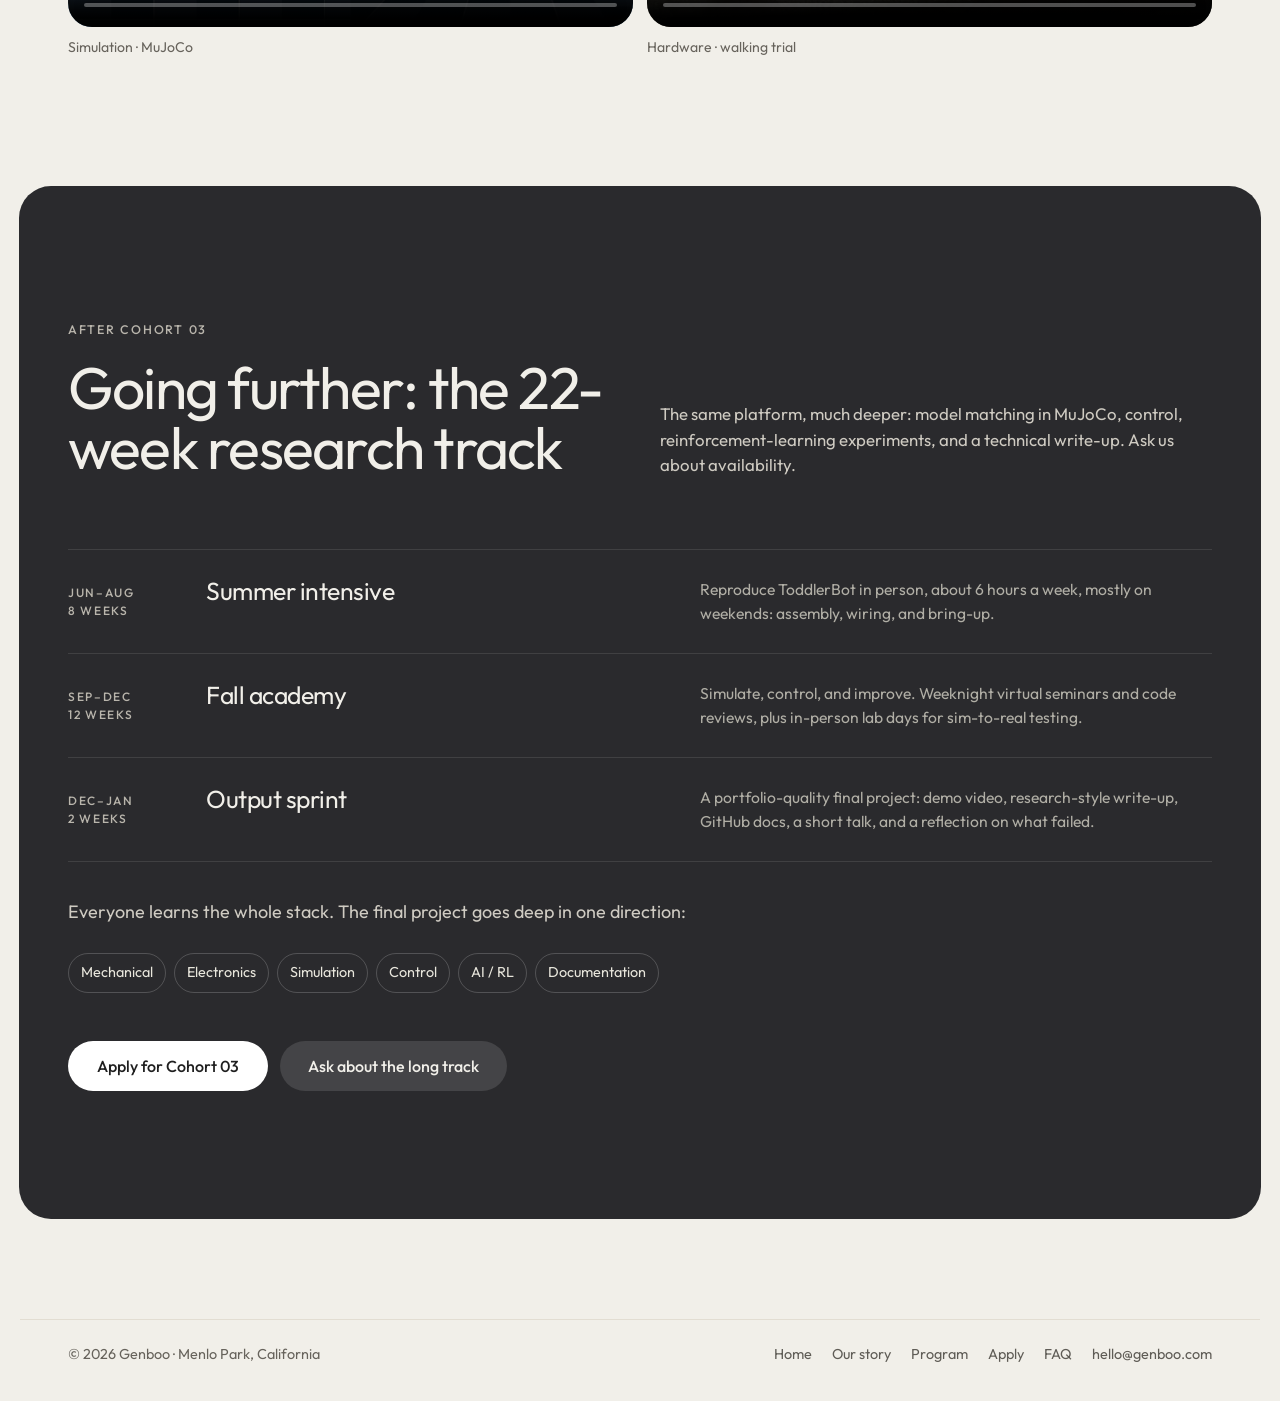
<file: program.html>
<!doctype html>
<html lang="en">
<head>
<meta charset="utf-8">
<meta name="viewport" content="width=device-width, initial-scale=1">
  <!-- Google tag (gtag.js) -->
  <script async src="https://www.googletagmanager.com/gtag/js?id=G-RZVF6K9DJ5"></script>
  <script>
    window.dataLayer = window.dataLayer || [];
    function gtag(){dataLayer.push(arguments);}
    gtag('js', new Date());
    gtag('config', 'G-RZVF6K9DJ5');
  </script>
<meta name="theme-color" content="#f1efe9">
<link rel="canonical" href="https://humanoid.genboo.com/program.html">
<link rel="icon" type="image/svg+xml" href="favicon.svg">
<link rel="apple-touch-icon" href="favicon.svg">
<meta property="og:type" content="website">
<meta property="og:site_name" content="Genboo · Humanoid Cohort">
<meta property="og:url" content="https://humanoid.genboo.com/program.html">
<meta property="og:title" content="Eight weeks, one robot · Genboo Humanoid">
<meta property="og:description" content="Eight weekly 3-hour sessions. Each week adds a new layer of engineering to the same robot, from mechanics to AI.">
<meta property="og:image" content="https://humanoid.genboo.com/og-image.jpg">
<meta property="og:image:alt" content="Three ToddlerBot humanoid robots built in the Genboo lab, standing side by side">
<meta property="og:image:width" content="1200">
<meta property="og:image:height" content="630">
<meta name="twitter:card" content="summary_large_image">
<meta name="twitter:title" content="Eight weeks, one robot · Genboo Humanoid">
<meta name="twitter:description" content="Eight weekly 3-hour sessions. Each week adds a new layer of engineering to the same robot, from mechanics to AI.">
<meta name="twitter:image" content="https://humanoid.genboo.com/og-image.jpg">
<title>The Program | Genboo Humanoid</title>
<meta name="description" content="Eight weekly 3-hour sessions. Each week adds a new layer of engineering to the same robot, from mechanics to AI.">
<link rel="preconnect" href="https://fonts.googleapis.com">
<link rel="preconnect" href="https://fonts.gstatic.com" crossorigin>
<link href="https://fonts.googleapis.com/css2?family=Outfit:wght@300;400;500;600&family=JetBrains+Mono:wght@400;500&display=swap" rel="stylesheet">
<link rel="stylesheet" href="assets/site.css">
</head>
<body>
<a class="skip" href="#main">Skip to content</a>

<header class="head">
  <div class="wrap">
    <a class="logo" href="index.html" aria-label="Genboo Humanoid home">
      <svg viewBox="0 0 26 26" aria-hidden="true"><rect x="1.5" y="5" width="23" height="16" rx="5.5" fill="var(--orange)"/><circle cx="8.5" cy="13" r="4" fill="#2a2a2d"/><circle cx="17.5" cy="13" r="4" fill="#2a2a2d"/><circle cx="7.6" cy="12" r="1" fill="#fff"/><circle cx="16.6" cy="12" r="1" fill="#fff"/></svg>
      Genboo Humanoid
    </a>
    <nav class="menu">
      <a href="index.html#do">What we build</a>
      <a href="story.html">Our story</a>
      <a href="program.html" aria-current="page">Program</a>
      <a href="https://online.stanford.edu/learner-stories/sharing-his-passion-robotics-next-generation" target="_blank" rel="noopener">Instructor ↗</a>
      <a class="btn btn-dark" href="apply.html">Apply</a>
      <button class="menu-toggle" type="button" aria-expanded="false" aria-controls="mmenu" aria-label="Open menu"><span></span><span></span></button>
    </nav>
  </div>
  <nav class="mmenu" id="mmenu" aria-label="Menu" hidden><a href="index.html#do">What we build</a><a href="story.html">Our story</a><a href="program.html">Program</a><a href="https://online.stanford.edu/learner-stories/sharing-his-passion-robotics-next-generation" target="_blank" rel="noopener">Instructor ↗</a><a class="mm-apply" href="apply.html">Apply for Cohort 03</a></nav>
</header>

<main id="main">
  <section class="page-title">
    <div class="wrap">
      <span class="label">Cohort 03 · The program</span>
      <h1 style="margin-top:18px">Eight weeks, one robot, one layer at a time</h1>
      <p class="sub">One 3-hour session a week, in person in Menlo Park. Each week adds a new field of engineering to the same machine, so nothing is learned in isolation.</p>
    </div>
  </section>

  <section style="padding-top:0">
    <div class="wrap">
      <div class="sec-head" style="margin-bottom:28px">
        <div><span class="label">Week by week</span></div>
        <p>The tags on the right show which fields of engineering are in play that week. They only ever add up.</p>
      </div>
      <div class="rows">
        <div class="row fade">
          <span class="when">WEEK 1</span>
          <div><h3>Robot architecture, lab safety &amp; your first limb</h3><p>Understand the robot as a system before touching a screw: degrees of freedom, and the loop between actuators, sensors, controller, and battery. Start an engineering notebook. Then build one limb, which teaches joints, servo orientation, fasteners, and alignment.</p></div>
          <div class="chips"><span class="chip c-mech new">Mechanical</span><span class="chip c-team new">Team</span></div>
        </div>
        <div class="row fade">
          <span class="when">WEEK 2</span>
          <div><h3>Arms &amp; legs</h3><p>Split into sub-teams to build the remaining limbs. Cable routing, bearings, torque limits, and checking every joint moves freely before moving on.</p></div>
          <div class="chips"><span class="chip c-mech">Mechanical</span><span class="chip c-team">Team</span></div>
        </div>
        <div class="row fade">
          <span class="when">WEEK 3</span>
          <div><h3>Torso, head &amp; neck</h3><p>Integrate the limbs onto the torso, then install the head, neck, and stereo cameras. Finish with a mechanical inspection checklist.</p></div>
          <div class="chips"><span class="chip c-mech">Mechanical</span><span class="chip c-team">Team</span></div>
        </div>
        <div class="row fade">
          <span class="when">WEEK 4</span>
          <div><h3>Electronics &amp; wiring checks</h3><p>Power system, onboard computer, servo bus, IMU, connector labeling, and multimeter basics. Every connection is checked before power-on.</p><span class="ms">Hard lesson: bad wiring beats good code every time.</span></div>
          <div class="chips"><span class="chip c-mech">Mechanical</span><span class="chip c-elec new">Electrical</span><span class="chip c-team">Team</span></div>
        </div>
        <div class="row fade">
          <span class="when">WEEK 5</span>
          <div><h3>Safe power-on, servo IDs &amp; calibration</h3><p>Follow the power-on checklist, assign servo IDs, and zero-point calibrate every joint.</p><span class="ms">Milestone: the robot powers on safely, and every joint is recognized and calibrated.</span></div>
          <div class="chips"><span class="chip c-mech">Mechanical</span><span class="chip c-elec">Electrical</span><span class="chip c-code new">Software</span><span class="chip c-team">Team</span></div>
        </div>
        <div class="row fade">
          <span class="when">WEEK 6</span>
          <div><h3>Joint scripts &amp; logging</h3><p>Linux, the Python environment, and robot config files. The practical task: move joint 3 by 10 degrees, log the commanded vs. actual angle, and explain the difference. A real robotics lesson, not AI magic.</p></div>
          <div class="chips"><span class="chip c-mech">Mechanical</span><span class="chip c-elec">Electrical</span><span class="chip c-code">Software</span><span class="chip c-team">Team</span></div>
        </div>
        <div class="row fade">
          <span class="when">WEEK 7</span>
          <div><h3>Keyframe motion &amp; MuJoCo intro</h3><p>Open-loop vs. closed-loop control. Design a simple standing or keyframe motion and run it on the robot. Load the robot’s model in MuJoCo and compare one motion in simulation and on hardware.</p></div>
          <div class="chips"><span class="chip c-mech">Mechanical</span><span class="chip c-elec">Electrical</span><span class="chip c-code">Software</span><span class="chip c-sim new">Simulation</span><span class="chip c-team">Team</span></div>
        </div>
        <div class="row fade">
          <span class="when">WEEK 8</span>
          <div><h3>Reinforcement learning preview &amp; showcase</h3><p>What a policy, reward, observation, and action are. Watch a supplied policy train in simulation and change one reward. Then the showcase: a demo of your robot’s verified motion and a short team presentation, including what didn’t work and why.</p><span class="ms">Milestone: the showcase.</span></div>
          <div class="chips"><span class="chip c-mech">Mechanical</span><span class="chip c-elec">Electrical</span><span class="chip c-code">Software</span><span class="chip c-sim">Simulation</span><span class="chip c-ai new">AI</span><span class="chip c-team">Team</span></div>
        </div>
      </div>
    </div>
  </section>

  <section class="rule">
    <div class="wrap">
      <div class="sec-head">
        <div><span class="label">Inside a session</span><h2 style="margin-top:16px">Three hours, mostly hands on the robot</h2></div>
        <p>Every session follows the same rhythm, so students spend their energy on the robot, not on figuring out what to do.</p>
      </div>
      <div class="trio">
        <div class="fade"><span class="label">Start</span><h3>A short primer</h3><p>Just enough theory to know what you’re about to try, and what to measure.</p></div>
        <div class="fade"><span class="label">Most of the time</span><h3>Hands on</h3><p>Build, wire, run, break, fix. Teammates rotate between operating the robot and checking each other’s work.</p></div>
        <div class="fade"><span class="label">End</span><h3>Debrief</h3><p>What did you predict? What actually happened? Why? It all goes in the engineering notebook.</p></div>
      </div>
    </div>
  </section>

  <section class="rule">
    <div class="wrap">
      <div class="sec-head">
        <div><span class="label">How we teach</span><h2 style="margin-top:16px">Debugging isn’t a detour. It’s the curriculum.</h2></div>
        <p>Our approach is described in a peer-reviewed paper accepted at IEEE TALE 2026. <a href="https://arxiv.org/abs/2609.25674" target="_blank" rel="noopener">Read it ↗</a></p>
      </div>
      <div class="rows">
        <div class="row fade"><span class="when">01</span><div><h3>One robot connects every subject</h3></div><p>When a standing attempt fails, students explain it using both balance and control. Mechanical, electrical, and software work all show up in the same behavior.</p></div>
        <div class="row fade"><span class="when">02</span><div><h3>Big tasks, checkable steps</h3></div><p>One actuator, one limb, the lower body, the full robot. Each has an explicit success check: safety induction, component checks, power-on, calibration, first motion.</p></div>
        <div class="row fade"><span class="when">03</span><div><h3>Predict in simulation, check on hardware</h3></div><p>Students make predictions in MuJoCo, then measure the real robot, and explain the difference.</p></div>
        <div class="row fade"><span class="when">04</span><div><h3>Worked example → one change → your call</h3></div><p>Start from working code, change one thing, then make bounded decisions of your own, like designing your team’s keyframe motion.</p></div>
        <div class="row fade"><span class="when">05</span><div><h3>Team robot, individual understanding</h3></div><p>Four students share one robot, but each keeps their own notebook of predictions, measurements, and failure explanations.</p></div>
      </div>
    </div>
  </section>

  <section class="rule">
    <div class="wrap">
      <div class="sec-head">
        <div><span class="label">Sim → real</span><h2 style="margin-top:16px">Same motion, two worlds</h2></div>
        <p>On the left, the robot’s model walking in simulation. On the right, a walking trial on real hardware.</p>
      </div>
      <div class="videos fade">
        <div><video src="assets/videos/sim-walk.mp4" poster="assets/img/sim-walk-poster.webp" muted loop playsinline controls preload="none"></video><p>Simulation · MuJoCo</p></div>
        <div><video src="assets/videos/walking-trial.mp4" poster="assets/img/walking-trial-poster.webp" muted loop playsinline controls preload="none"></video><p>Hardware · walking trial</p></div>
      </div>
    </div>
  </section>

  <section class="dark" id="long-track">
    <div class="wrap">
      <div class="sec-head">
        <div><span class="label">After Cohort 03</span><h2 style="margin-top:16px">Going further: the 22-week research track</h2></div>
        <p>The same platform, much deeper: model matching in MuJoCo, control, reinforcement-learning experiments, and a technical write-up. Ask us about availability.</p>
      </div>
      <div class="rows" style="border-color:#ffffff1a">
        <div class="row" style="border-color:#ffffff1a"><span class="when">JUN–AUG<br>8 WEEKS</span><div><h3>Summer intensive</h3></div><p>Reproduce ToddlerBot in person, about 6 hours a week, mostly on weekends: assembly, wiring, and bring-up.</p></div>
        <div class="row" style="border-color:#ffffff1a"><span class="when">SEP–DEC<br>12 WEEKS</span><div><h3>Fall academy</h3></div><p>Simulate, control, and improve. Weeknight virtual seminars and code reviews, plus in-person lab days for sim-to-real testing.</p></div>
        <div class="row" style="border-color:#ffffff1a"><span class="when">DEC–JAN<br>2 WEEKS</span><div><h3>Output sprint</h3></div><p>A portfolio-quality final project: demo video, research-style write-up, GitHub docs, a short talk, and a reflection on what failed.</p></div>
      </div>
      <p style="margin-top:36px">Everyone learns the whole stack. The final project goes deep in one direction:</p>
      <div class="tracks"><span>Mechanical</span><span>Electronics</span><span>Simulation</span><span>Control</span><span>AI / RL</span><span>Documentation</span></div>
      <div style="margin-top:48px;display:flex;gap:12px;flex-wrap:wrap"><a class="btn btn-clay btn-lg" href="apply.html">Apply for Cohort 03</a><a class="btn btn-line btn-lg" href="mailto:hello@genboo.com">Ask about the long track</a></div>
    </div>
  </section>
</main>

<footer class="foot">
  <div class="wrap">
    <span>© 2026 Genboo · Menlo Park, California</span>
    <nav><a href="index.html">Home</a><a href="story.html">Our story</a><a href="program.html">Program</a><a href="apply.html">Apply</a><a href="apply.html#faq">FAQ</a><a href="mailto:hello@genboo.com">hello@genboo.com</a></nav>
  </div>
</footer>
<script src="assets/site.js"></script>
<script src="assets/nav.js" defer></script>
</body>
</html>
</file>
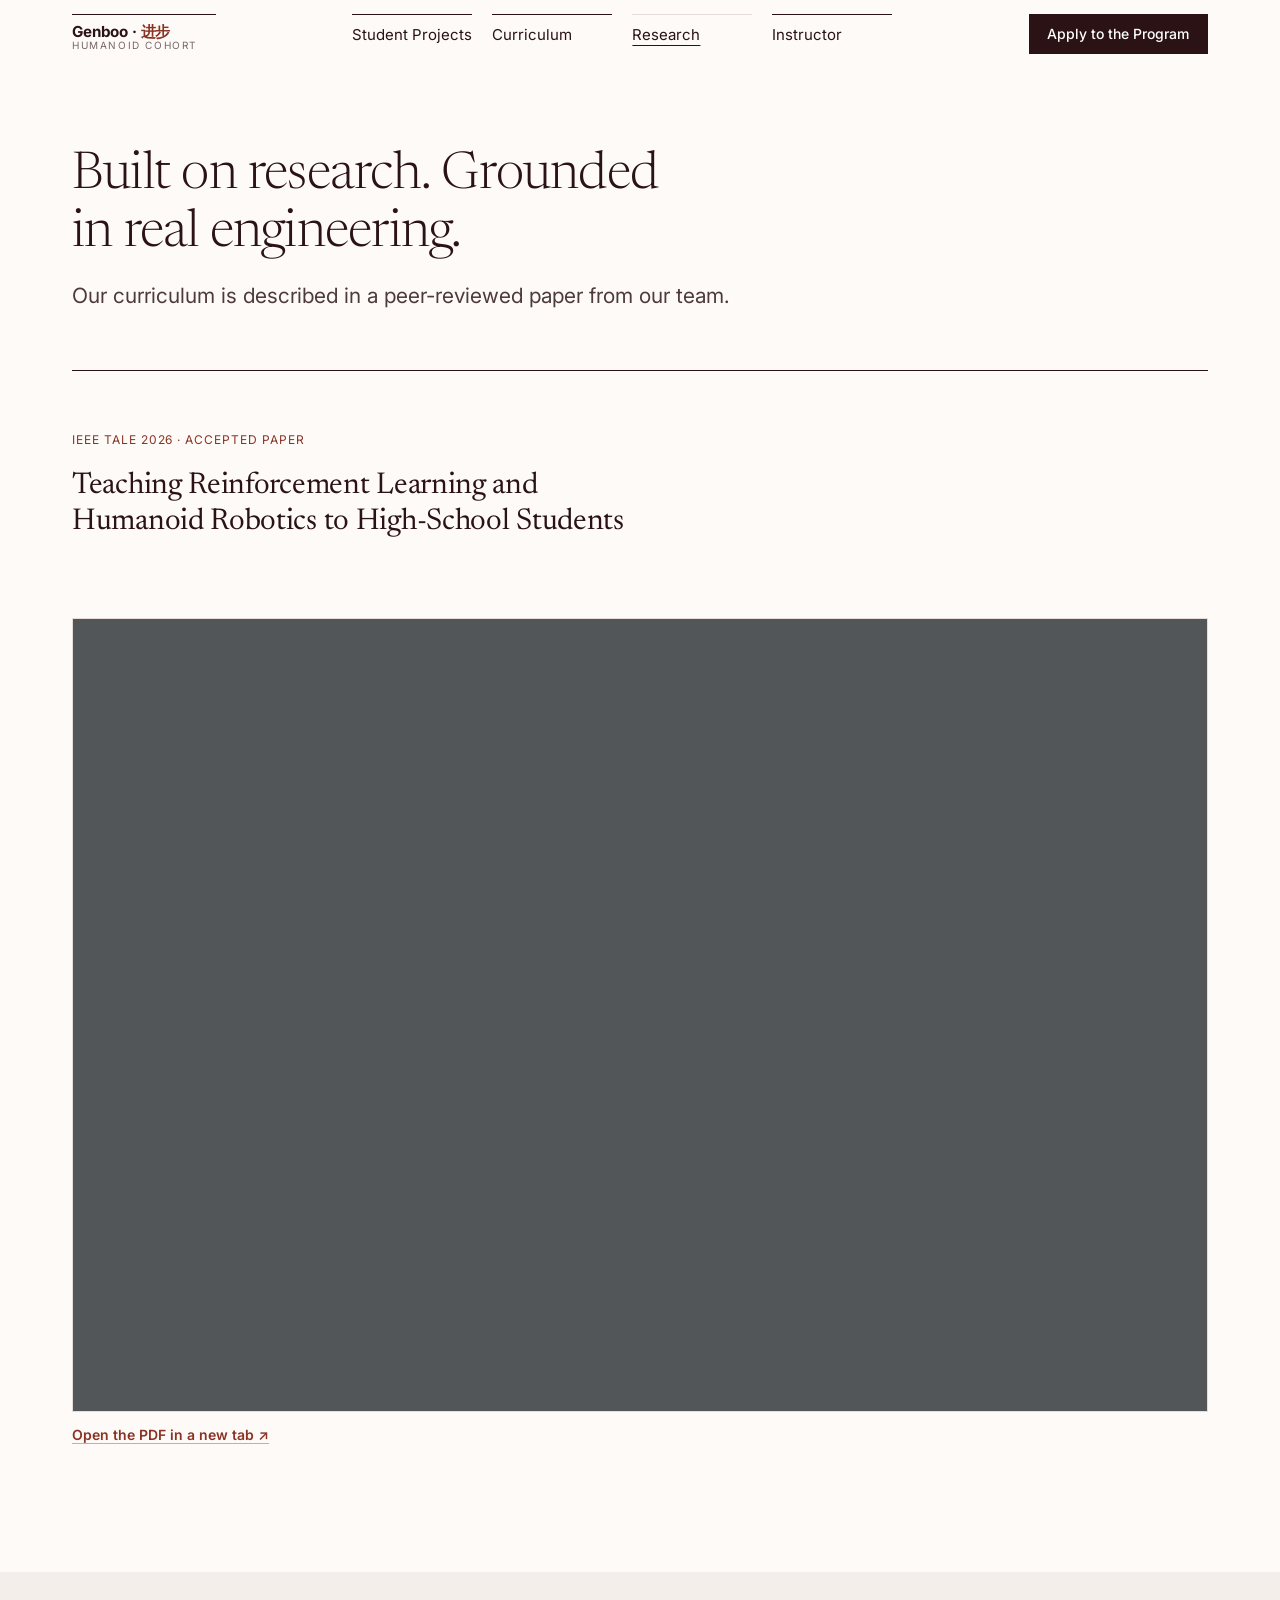
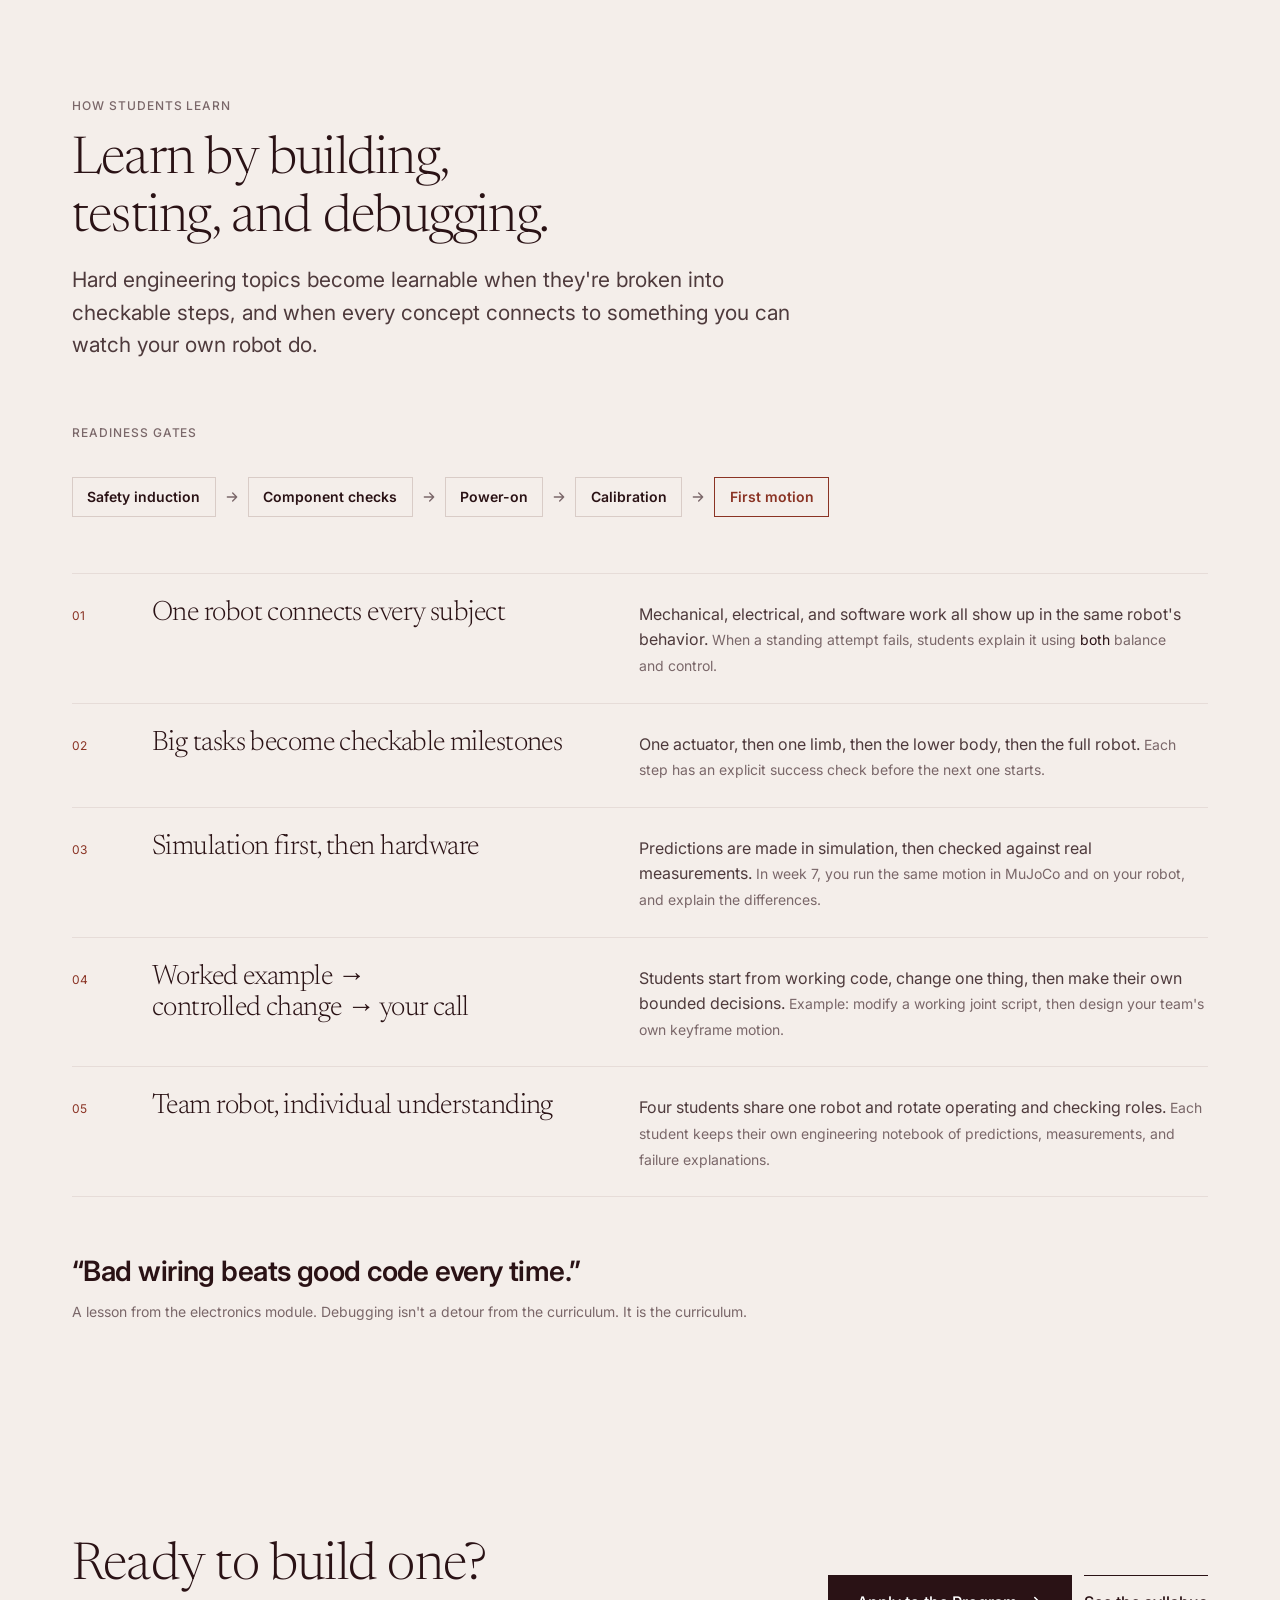
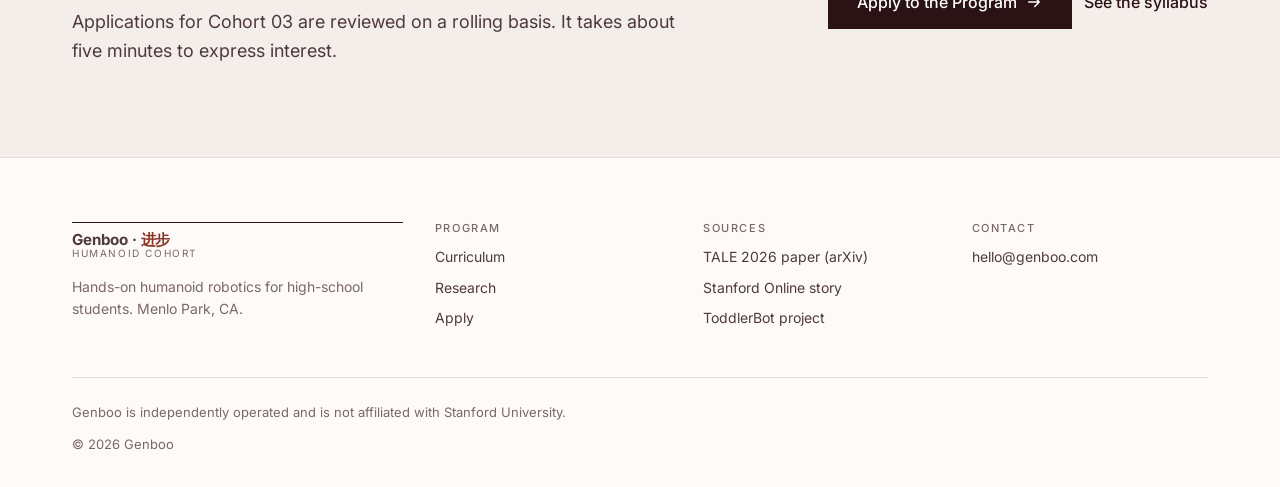
<file: research.html>
<!DOCTYPE html>
<html lang="en">
<head>
  <!-- Google tag (gtag.js) -->
  <script async src="https://www.googletagmanager.com/gtag/js?id=G-RZVF6K9DJ5"></script>
  <script>
    window.dataLayer = window.dataLayer || [];
    function gtag(){dataLayer.push(arguments);}
    gtag('js', new Date());
    gtag('config', 'G-RZVF6K9DJ5');
  </script>

  <meta charset="UTF-8" />
  <meta name="viewport" content="width=device-width, initial-scale=1" />
  <title>Research — Humanoid Cohort 03 | Genboo</title>
  <meta name="description" content="The research behind Genboo's humanoid robotics curriculum: our IEEE TALE 2026 paper and how students learn by building, testing, and debugging." />
  <link rel="canonical" href="https://humanoid.genboo.com/research.html" />
  <meta name="theme-color" content="#fdfaf8" />

  <!-- Open Graph / Facebook / iMessage / Slack -->
  <meta property="og:type" content="website" />
  <meta property="og:site_name" content="Genboo · Humanoid Cohort" />
  <meta property="og:url" content="https://humanoid.genboo.com/research.html" />
  <meta property="og:title" content="Build a Real Humanoid Robot. Learn to Make It Move." />
  <meta property="og:description" content="Teams of four high-school students build and program a real ToddlerBot humanoid in 8 weekly sessions. Applications open for Cohort 03." />
  <meta property="og:image" content="https://humanoid.genboo.com/og-image.jpg" />
  <meta property="og:image:alt" content="Three ToddlerBot humanoid robots built in the Genboo lab, standing side by side" />
  <meta property="og:image:width" content="1200" />
  <meta property="og:image:height" content="630" />

  <!-- Twitter / X -->
  <meta name="twitter:card" content="summary_large_image" />
  <meta name="twitter:title" content="Build a Real Humanoid Robot. Learn to Make It Move." />
  <meta name="twitter:description" content="Teams of four high-school students build and program a real ToddlerBot humanoid in 8 weekly sessions. Applications open for Cohort 03." />
  <meta name="twitter:image" content="https://humanoid.genboo.com/og-image.jpg" />
  <meta name="twitter:image:alt" content="Three ToddlerBot humanoid robots built in the Genboo lab, standing side by side" />


  <link rel="icon" type="image/svg+xml" href="favicon.svg" />
  <link rel="apple-touch-icon" href="favicon.svg" />

  <link rel="preconnect" href="https://fonts.googleapis.com" />
  <link rel="preconnect" href="https://fonts.gstatic.com" crossorigin />
  <!-- Fonts load without blocking first paint; system fonts render until they arrive -->
  <link rel="preload" as="style" href="https://fonts.googleapis.com/css2?family=Inter:wght@400;500;600&family=Newsreader:ital,opsz,wght@0,6..72,300;0,6..72,400;1,6..72,300;1,6..72,400&display=swap" />
  <link rel="stylesheet" href="https://fonts.googleapis.com/css2?family=Inter:wght@400;500;600&family=Newsreader:ital,opsz,wght@0,6..72,300;0,6..72,400;1,6..72,300;1,6..72,400&display=swap" media="print" onload="this.media='all'" />
  <noscript><link rel="stylesheet" href="https://fonts.googleapis.com/css2?family=Inter:wght@400;500;600&family=Newsreader:ital,opsz,wght@0,6..72,300;0,6..72,400;1,6..72,300;1,6..72,400&display=swap" /></noscript>


  <link rel="stylesheet" href="styles.css?v=202610112249" />
</head>

<body class="no-js">
  <script>document.body.classList.remove('no-js');</script>

  <!-- Inline icon sprite (replaces the Lucide CDN) -->
  <svg width="0" height="0" style="position:absolute" aria-hidden="true" focusable="false">
    <symbol id="i-arrow" viewBox="0 0 24 24"><path d="M5 12h14M13 6l6 6-6 6"/></symbol>
    <symbol id="i-arrow-ur" viewBox="0 0 24 24"><path d="M7 17 17 7M8 7h9v9"/></symbol>
    <symbol id="i-check" viewBox="0 0 24 24"><path d="M20 6 9 17l-5-5"/></symbol>
    <symbol id="i-x" viewBox="0 0 24 24"><path d="M18 6 6 18M6 6l12 12"/></symbol>
    <symbol id="i-menu" viewBox="0 0 24 24"><path d="M4 7h16M4 12h16M4 17h16"/></symbol>
    <symbol id="i-chev" viewBox="0 0 24 24"><path d="m6 9 6 6 6-6"/></symbol>
    <symbol id="i-pause" viewBox="0 0 24 24"><path d="M9 5v14M15 5v14"/></symbol>
    <symbol id="i-play" viewBox="0 0 24 24"><path d="M7 5l12 7-12 7z"/></symbol>
    <symbol id="i-file" viewBox="0 0 24 24"><path d="M14 3H7a2 2 0 0 0-2 2v14a2 2 0 0 0 2 2h10a2 2 0 0 0 2-2V8z"/><path d="M14 3v5h5M9 13h6M9 17h6"/></symbol>
    <symbol id="i-plus" viewBox="0 0 24 24"><path d="M12 5v14M5 12h14"/></symbol>
  </svg>

  <a class="skip-link" href="#main">Skip to content</a>

  <!-- ================================ HEADER ================================ -->
  <header class="site-header" id="top">
    <div class="container header-inner">
      <a href="./" class="brand">
        <span class="brand-name">Genboo · <span class="cjk" lang="zh">进步</span></span>
        <span class="brand-sub">Humanoid Cohort</span>
      </a>
      <nav class="nav" aria-label="Primary">
        <a href="index.html#projects">Student Projects</a>
        <a href="curriculum.html">Curriculum</a>
        <a href="research.html" aria-current="page">Research</a>
        <a href="https://online.stanford.edu/learner-stories/sharing-his-passion-robotics-next-generation" target="_blank" rel="noopener noreferrer">Instructor</a>
      </nav>
      <a href="apply.html" class="btn btn-primary header-cta">Apply to the Program</a>
      <button class="menu-toggle" type="button" aria-expanded="false" aria-controls="mobile-menu" aria-label="Menu">
        <svg class="icon icon-open" aria-hidden="true"><use href="#i-menu"/></svg>
        <svg class="icon icon-close" aria-hidden="true"><use href="#i-x"/></svg>
      </button>
    </div>
  </header>
  <div class="mobile-menu" id="mobile-menu" hidden>
    <nav aria-label="Mobile">
      <a href="index.html#projects">Student Projects</a>
      <a href="curriculum.html">Curriculum</a>
      <a href="research.html">Research</a>
      <a href="https://online.stanford.edu/learner-stories/sharing-his-passion-robotics-next-generation" target="_blank" rel="noopener noreferrer">Instructor</a>
      <a href="apply.html" class="btn btn-primary btn-lg">Apply to the Program <svg class="icon icon-arrow" aria-hidden="true"><use href="#i-arrow"/></svg></a>
    </nav>
  </div>

  <main id="main">
    <!-- ================================ RESEARCH ================================ -->
    <section class="section page-top" id="research" aria-labelledby="research-title">
      <div class="container">
        <div class="section-head reveal">
          <h1 class="h2" id="research-title">Built on research. Grounded in real engineering.</h1>
          <p class="lede">Our curriculum is described in a peer-reviewed paper from our team.</p>
        </div>

        <article class="paper reveal" aria-labelledby="paper-title">
          <div class="paper-main">
            <div class="venue"><span class="primary">IEEE TALE 2026 · Accepted paper</span></div>
            <h2 id="paper-title">Teaching Reinforcement Learning and Humanoid Robotics to High-School Students</h2>
          </div>
          <div class="pdf-viewer">
            <iframe src="https://arxiv.org/pdf/2609.25674#view=FitH&navpanes=0" title="Paper PDF: Teaching Reinforcement Learning and Humanoid Robotics to High-School Students" loading="lazy"></iframe>
            <a class="pdf-preview" href="https://arxiv.org/pdf/2609.25674" target="_blank" rel="noopener noreferrer">
              <img src="assets/img/paper-page1.webp" width="900" height="1273" loading="lazy" decoding="async" alt="First page of the paper: Teaching Reinforcement Learning and Humanoid Robotics to High-School Students" />
              <span class="pdf-preview-cta">Tap to read the full paper <svg class="icon" aria-hidden="true"><use href="#i-arrow-ur"/></svg></span>
            </a>
          </div>
          <p class="pdf-open"><a class="text-link" href="https://arxiv.org/pdf/2609.25674" target="_blank" rel="noopener noreferrer">Open the PDF in a new tab ↗</a></p>
        </article>

      </div>
    </section>

    <!-- ================================ APPROACH (dark) ================================ -->
    <section class="section on-dark" id="approach" aria-labelledby="approach-title">
      <div class="container">
        <div class="section-head reveal">
          <span class="eyebrow">How students learn</span>
          <h2 class="h2" id="approach-title">Learn by building, testing, and debugging.</h2>
          <p class="lede">Hard engineering topics become learnable when they're broken into checkable steps, and when every concept connects to something you can watch your own robot do.</p>
        </div>

        <div class="reveal" aria-label="Readiness gates">
          <span class="eyebrow">Readiness gates</span>
          <ol class="gates">
            <li class="gate">Safety induction</li><li aria-hidden="true"><svg class="icon"><use href="#i-arrow"/></svg></li>
            <li class="gate">Component checks</li><li aria-hidden="true"><svg class="icon"><use href="#i-arrow"/></svg></li>
            <li class="gate">Power-on</li><li aria-hidden="true"><svg class="icon"><use href="#i-arrow"/></svg></li>
            <li class="gate">Calibration</li><li aria-hidden="true"><svg class="icon"><use href="#i-arrow"/></svg></li>
            <li class="gate">First motion</li>
          </ol>
        </div>

        <div class="principles">
          <div class="principle reveal"><span class="k">01</span><h3>One robot connects every subject</h3>
            <p>Mechanical, electrical, and software work all show up in the same robot's behavior. <span class="ex">When a standing attempt fails, students explain it using <em>both</em> balance and control.</span></p></div>
          <div class="principle reveal"><span class="k">02</span><h3>Big tasks become checkable milestones</h3>
            <p>One actuator, then one limb, then the lower body, then the full robot. <span class="ex">Each step has an explicit success check before the next one starts.</span></p></div>
          <div class="principle reveal"><span class="k">03</span><h3>Simulation first, then hardware</h3>
            <p>Predictions are made in simulation, then checked against real measurements. <span class="ex">In week 7, you run the same motion in MuJoCo and on your robot, and explain the differences.</span></p></div>
          <div class="principle reveal"><span class="k">04</span><h3>Worked example → controlled change → your call</h3>
            <p>Students start from working code, change one thing, then make their own bounded decisions. <span class="ex">Example: modify a working joint script, then design your team's own keyframe motion.</span></p></div>
          <div class="principle reveal"><span class="k">05</span><h3>Team robot, individual understanding</h3>
            <p>Four students share one robot and rotate operating and checking roles. <span class="ex">Each student keeps their own engineering notebook of predictions, measurements, and failure explanations.</span></p></div>
        </div>

        <p class="pull reveal">“Bad wiring beats good code every time.”<span>A lesson from the electronics module. Debugging isn't a detour from the curriculum. It is the curriculum.</span></p>
      </div>
    </section>

    <!-- ================================ CTA BAND ================================ -->
    <section class="cta-band on-dark" aria-labelledby="cta-title">
      <div class="container cta-inner reveal">
        <div>
          <h2 id="cta-title">Ready to build one?</h2>
          <p>Applications for Cohort 03 are reviewed on a rolling basis. It takes about five minutes to express interest.</p>
        </div>
        <div class="btn-row">
          <a href="apply.html" class="btn btn-primary btn-lg">Apply to the Program <svg class="icon icon-arrow" aria-hidden="true"><use href="#i-arrow"/></svg></a>
          <a href="curriculum.html" class="btn btn-secondary btn-lg">See the syllabus</a>
        </div>
      </div>
    </section>

  </main>

  <!-- ================================ FOOTER ================================ -->
  <footer class="site-footer">
    <div class="container">
      <div class="footer-grid">
        <div>
          <a href="./" class="brand">
            <span class="brand-name">Genboo · <span class="cjk" lang="zh">进步</span></span>
            <span class="brand-sub">Humanoid Cohort</span>
          </a>
          <p class="muted" style="margin-top:1rem;font-size:.875rem;max-width:22rem">Hands-on humanoid robotics for high-school students. Menlo Park, CA.</p>
        </div>
        <div>
          <h2>Program</h2>
          <ul>
            <li><a href="curriculum.html">Curriculum</a></li>
            <li><a href="research.html">Research</a></li>
            <li><a href="apply.html">Apply</a></li>
          </ul>
        </div>
        <div>
          <h2>Sources</h2>
          <ul>
            <li><a href="https://arxiv.org/abs/2609.25674" target="_blank" rel="noopener noreferrer">TALE 2026 paper (arXiv)</a></li>
            <li><a href="https://online.stanford.edu/learner-stories/sharing-his-passion-robotics-next-generation" target="_blank" rel="noopener noreferrer">Stanford Online story</a></li>
            <li><a href="https://toddlerbot.github.io/" target="_blank" rel="noopener noreferrer">ToddlerBot project</a></li>
          </ul>
        </div>
        <div>
          <h2>Contact</h2>
          <ul>
            <li><a href="mailto:hello@genboo.com">hello@genboo.com</a></li>
          </ul>
        </div>
      </div>
      <div class="footer-legal">
        <p>Genboo is independently operated and is not affiliated with Stanford University.</p>
        <p>© 2026 Genboo</p>
      </div>
    </div>
  </footer>

  <script src="main.js?v=202610112249" defer></script>
</body>
</html>
</file>
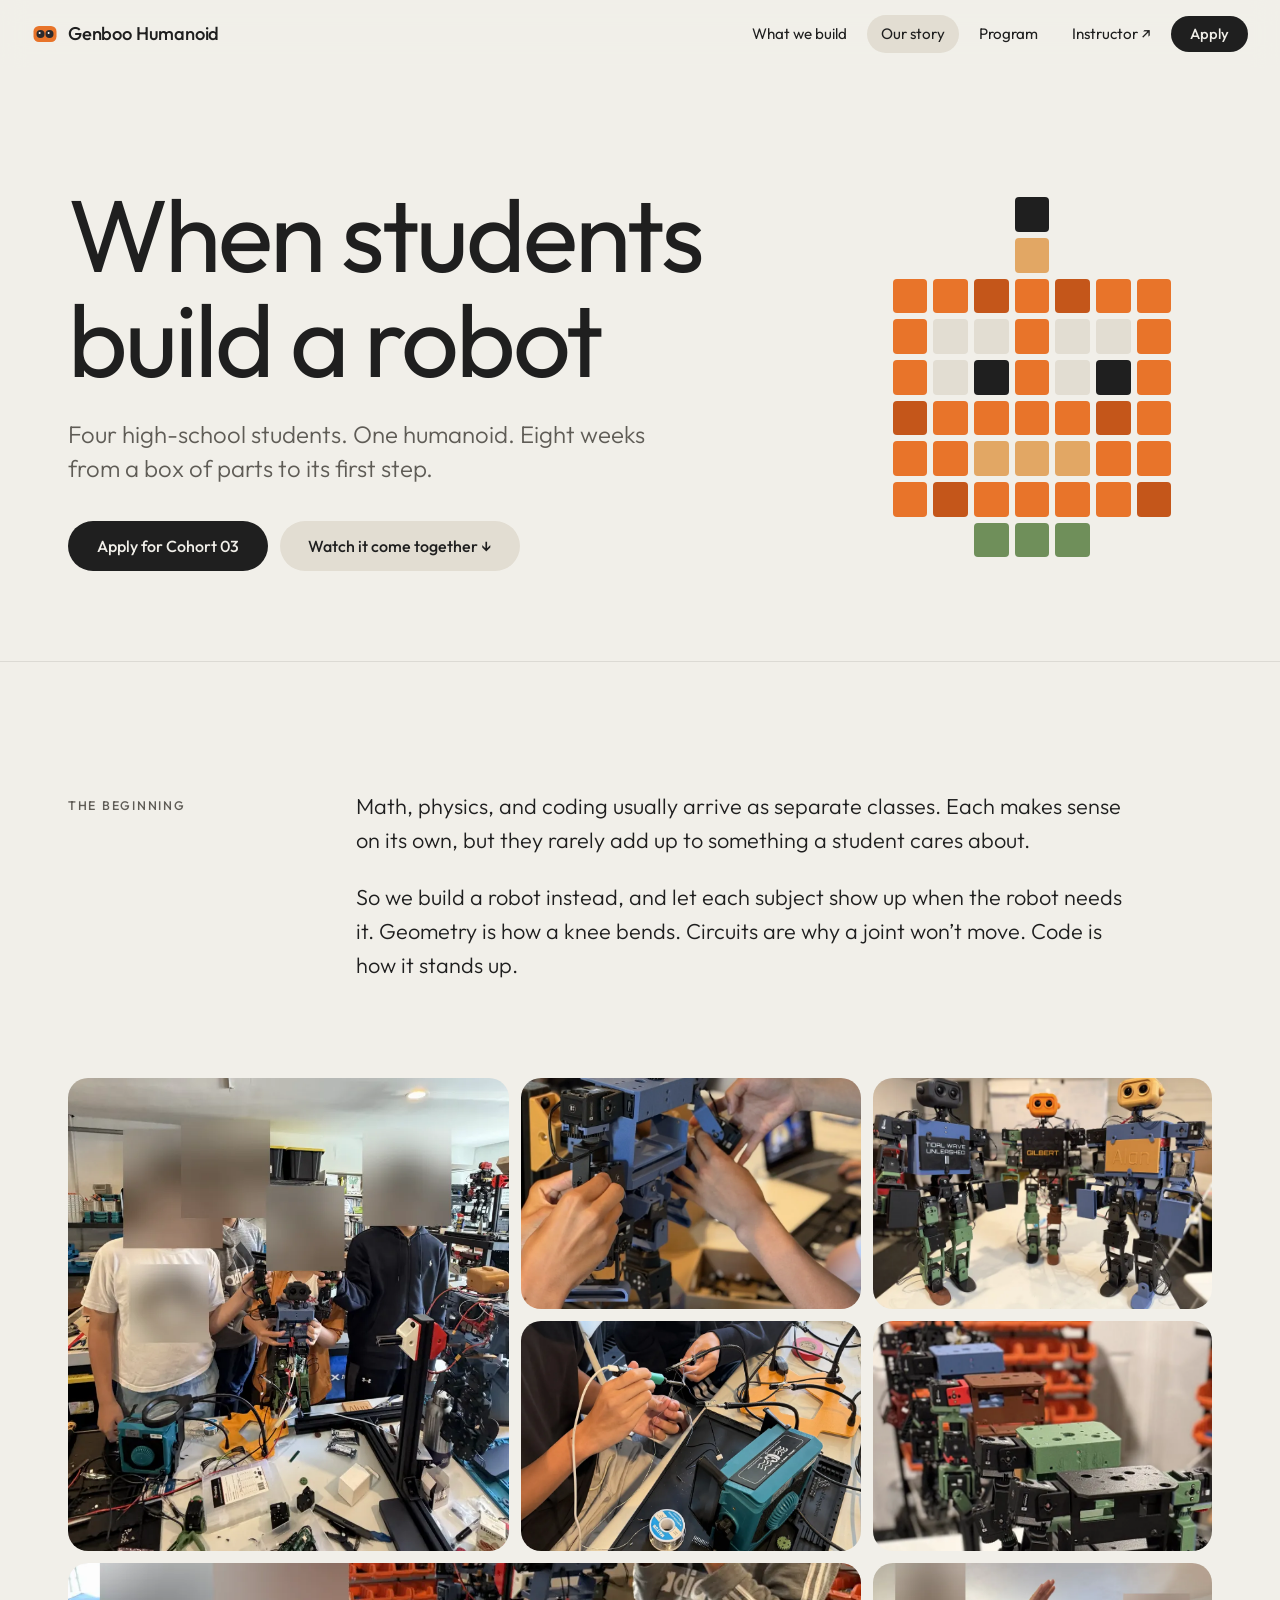
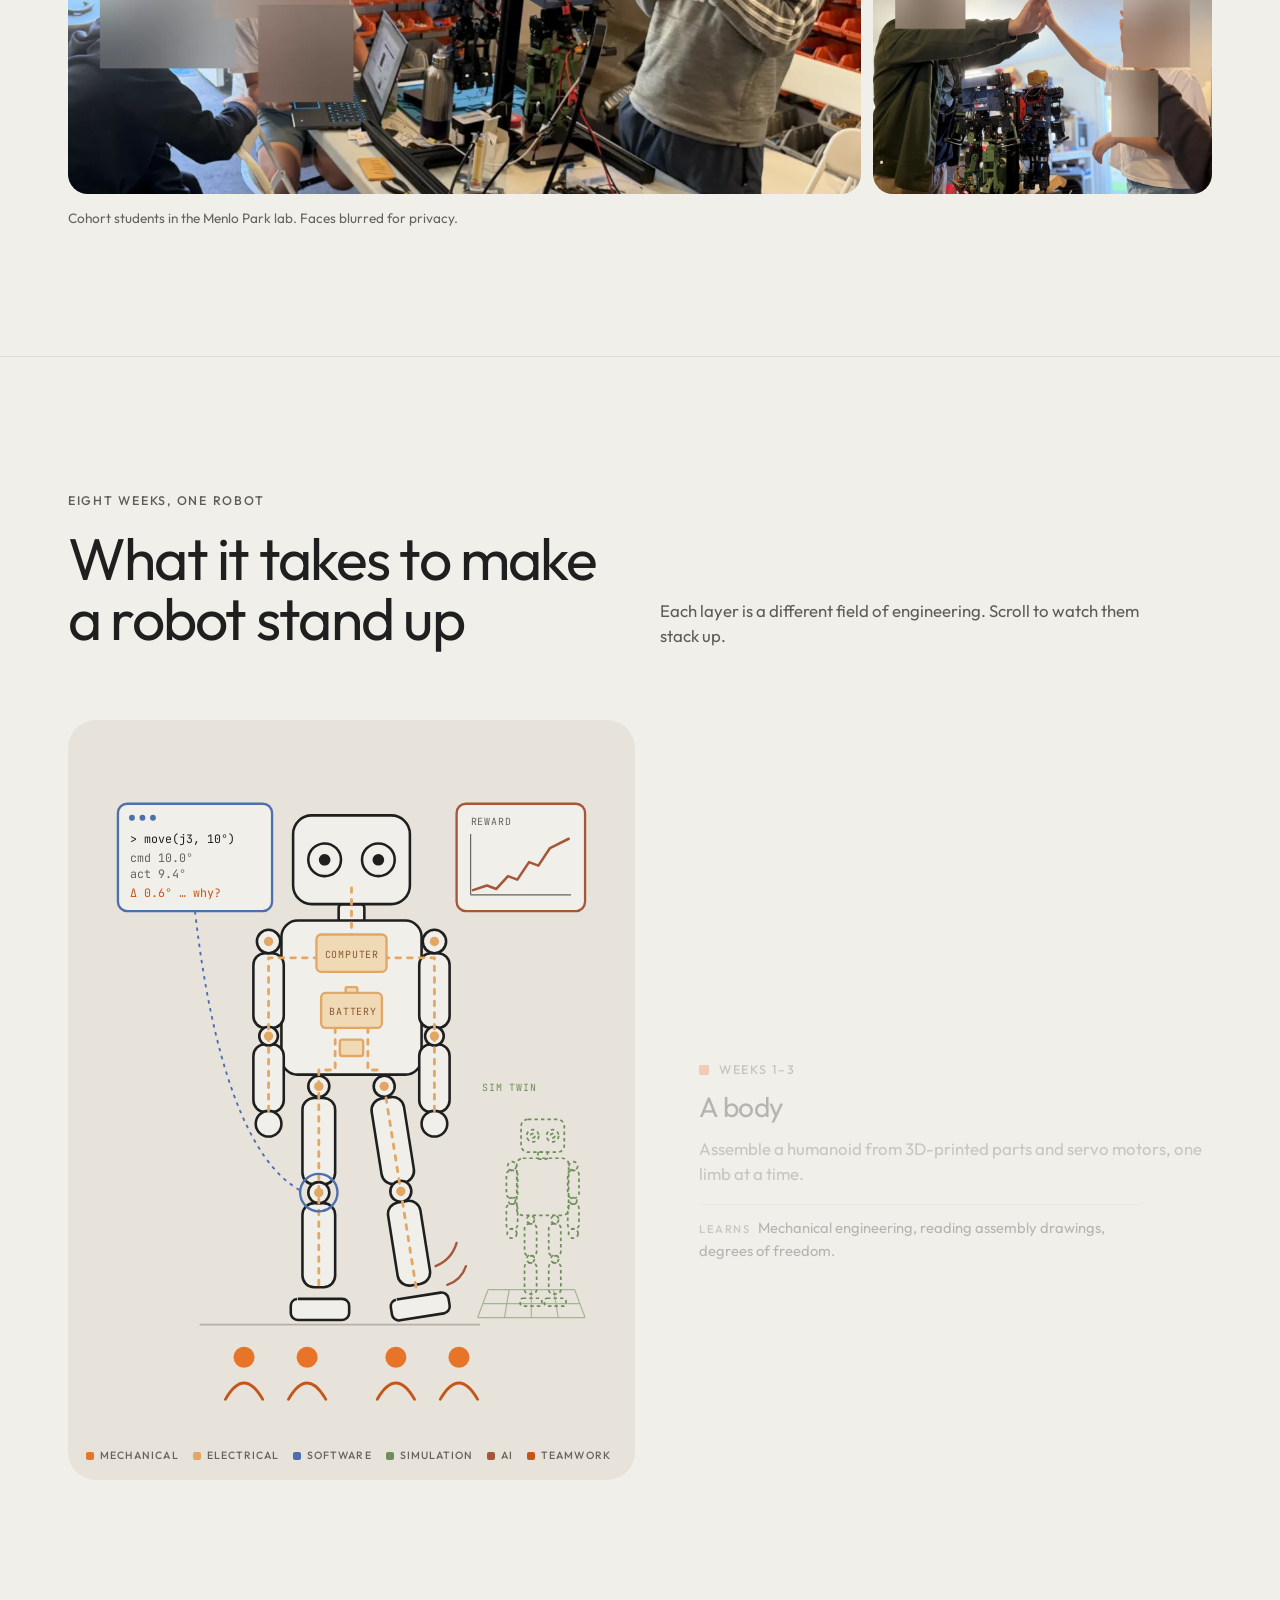
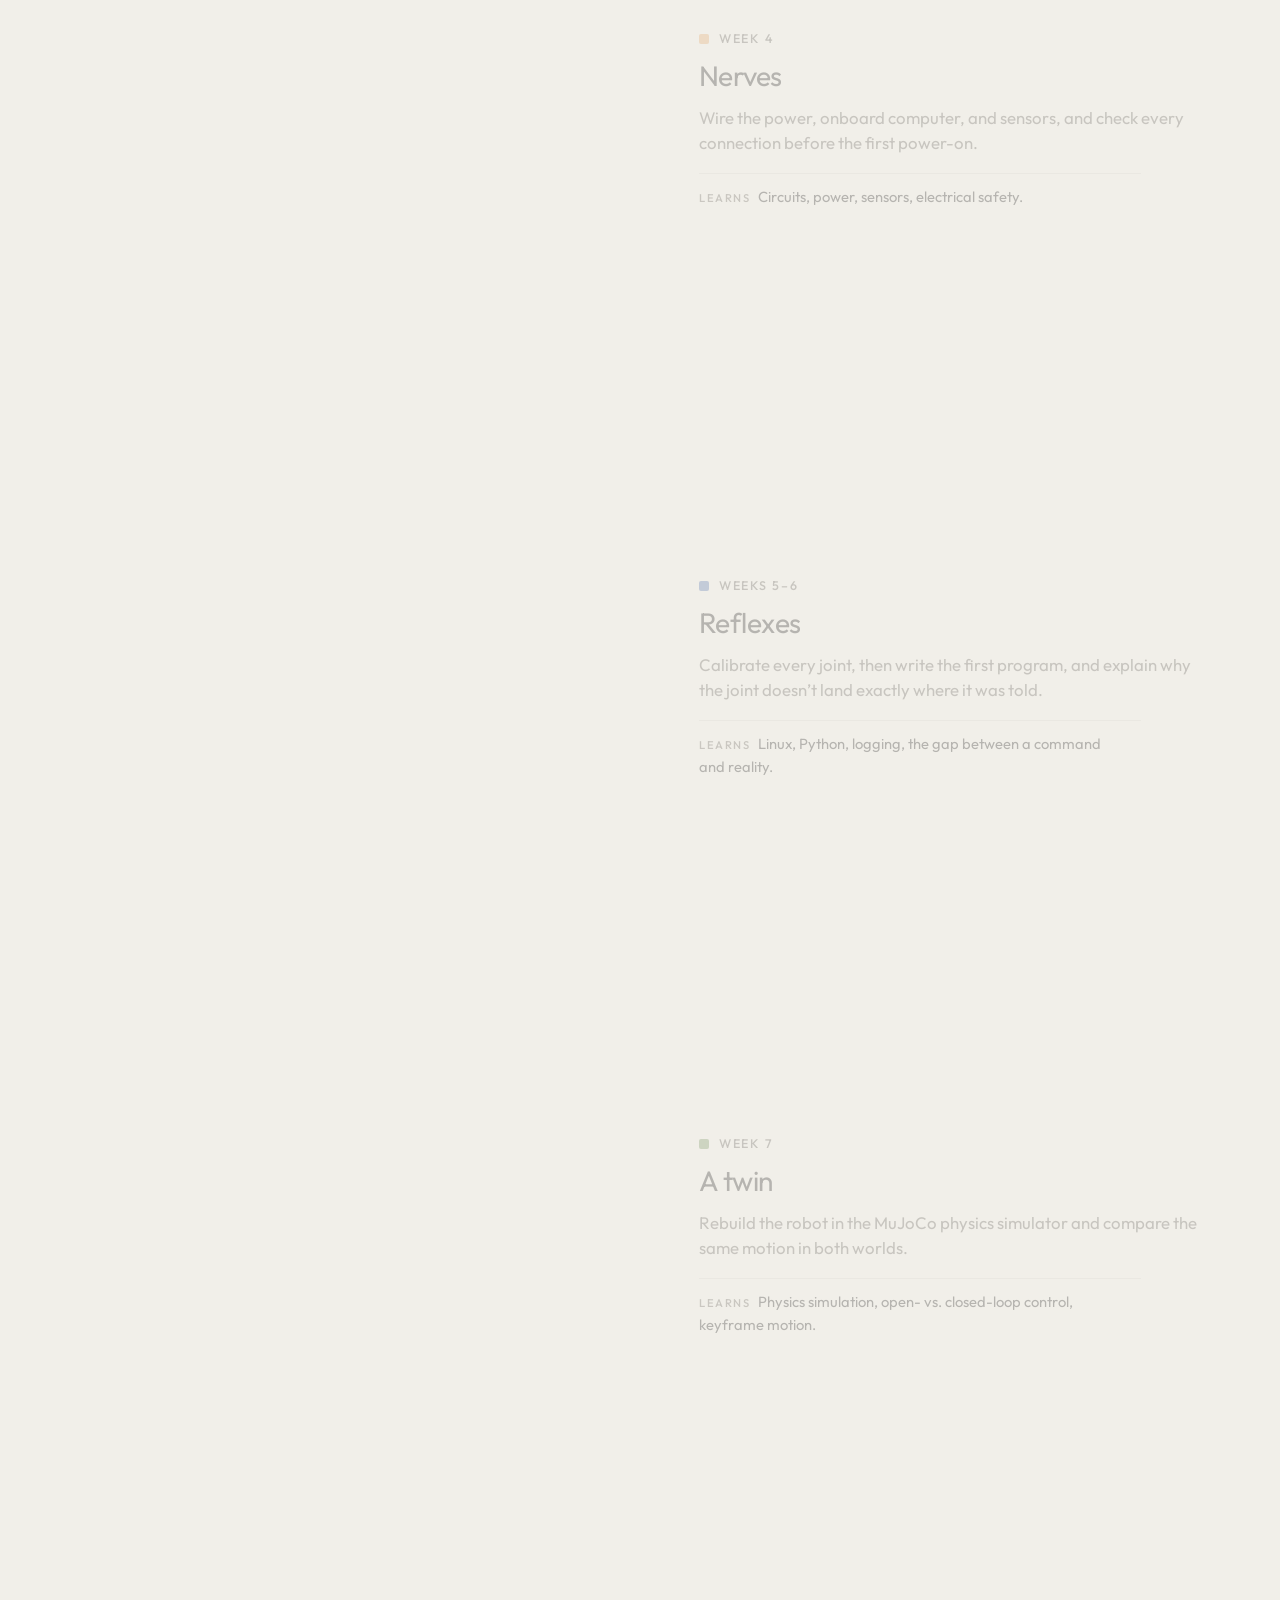
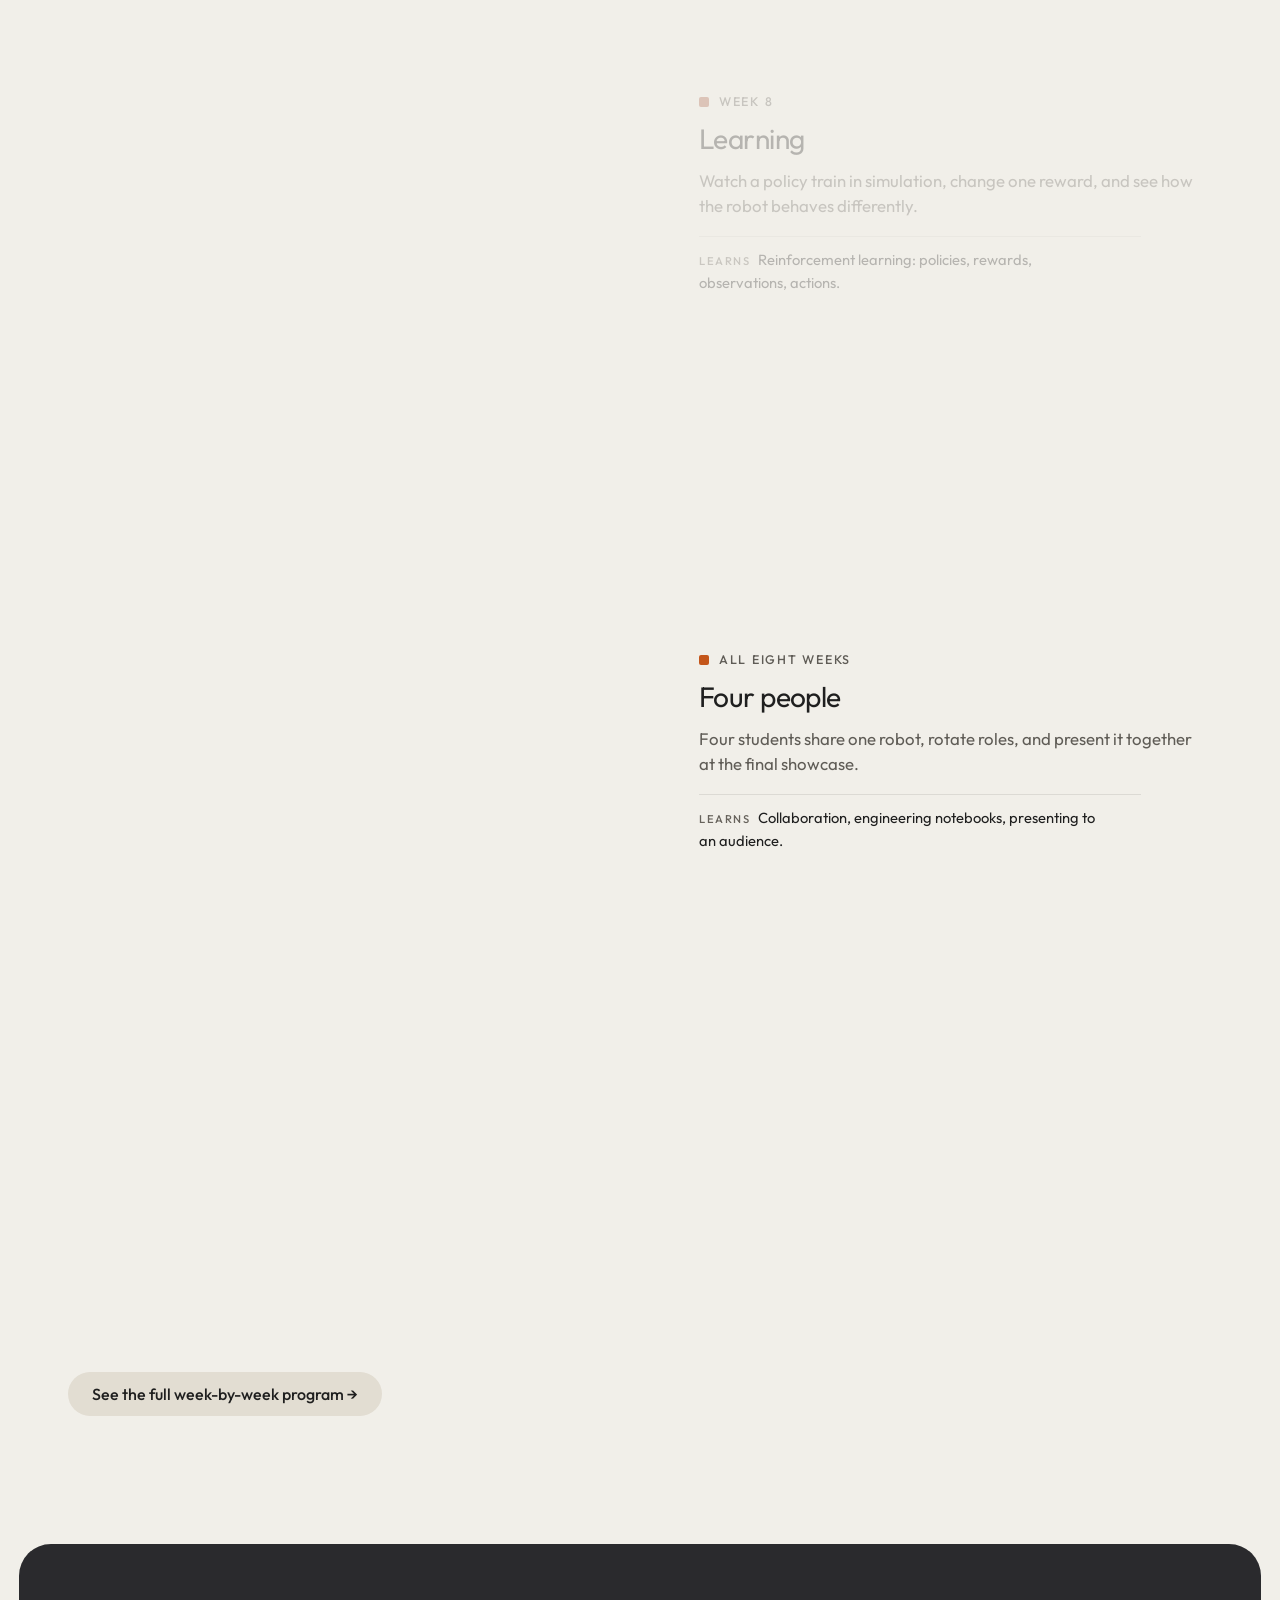
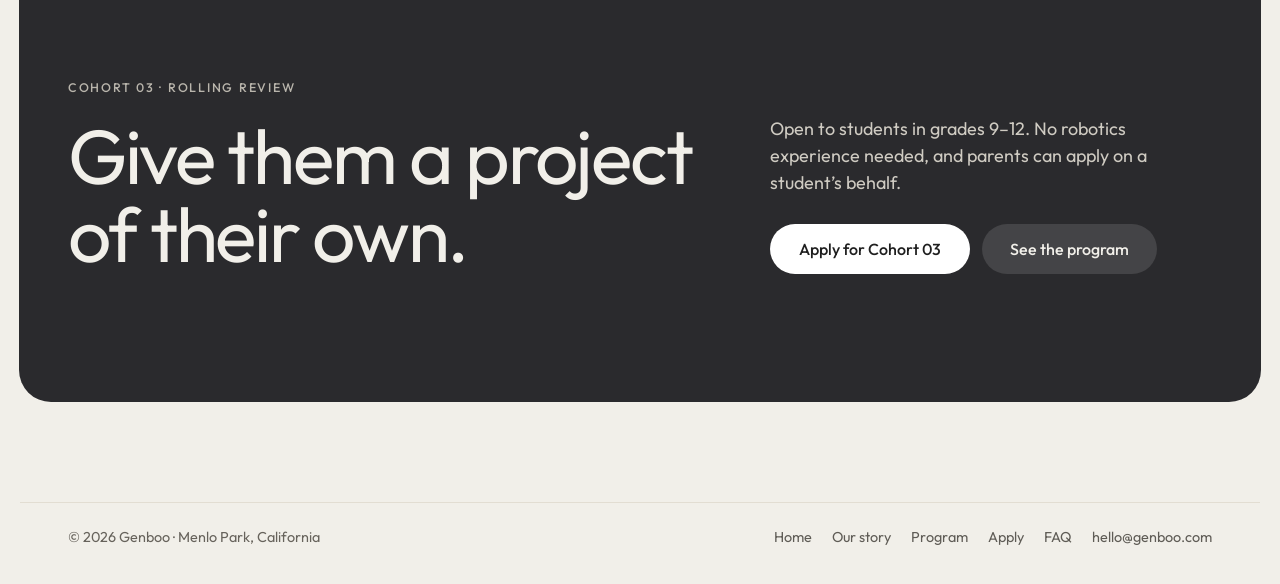
<file: story.html>
<!doctype html>
<html lang="en">
<head>
<meta charset="utf-8">
<meta name="viewport" content="width=device-width, initial-scale=1">
  <!-- Google tag (gtag.js) -->
  <script async src="https://www.googletagmanager.com/gtag/js?id=G-RZVF6K9DJ5"></script>
  <script>
    window.dataLayer = window.dataLayer || [];
    function gtag(){dataLayer.push(arguments);}
    gtag('js', new Date());
    gtag('config', 'G-RZVF6K9DJ5');
  </script>
<meta name="theme-color" content="#f1efe9">
<link rel="canonical" href="https://humanoid.genboo.com/story.html">
<link rel="icon" type="image/svg+xml" href="favicon.svg">
<link rel="apple-touch-icon" href="favicon.svg">
<meta property="og:type" content="website">
<meta property="og:site_name" content="Genboo · Humanoid Cohort">
<meta property="og:url" content="https://humanoid.genboo.com/story.html">
<meta property="og:title" content="Our story · Genboo Humanoid">
<meta property="og:description" content="How Genboo’s humanoid program started, and what it takes for a team of four high-school students to make a robot stand up.">
<meta property="og:image" content="https://humanoid.genboo.com/og-image.jpg">
<meta property="og:image:alt" content="Three ToddlerBot humanoid robots built in the Genboo lab, standing side by side">
<meta property="og:image:width" content="1200">
<meta property="og:image:height" content="630">
<meta name="twitter:card" content="summary_large_image">
<meta name="twitter:title" content="Our story · Genboo Humanoid">
<meta name="twitter:description" content="How Genboo’s humanoid program started, and what it takes for a team of four high-school students to make a robot stand up.">
<meta name="twitter:image" content="https://humanoid.genboo.com/og-image.jpg">
<title>Our Story | Genboo Humanoid</title>
<meta name="description" content="How Genboo’s humanoid program started, and what it takes for a team of four high-school students to make a robot stand up.">
<link rel="preconnect" href="https://fonts.googleapis.com">
<link rel="preconnect" href="https://fonts.gstatic.com" crossorigin>
<link href="https://fonts.googleapis.com/css2?family=Outfit:wght@300;400;500;600&family=JetBrains+Mono:wght@400;500&display=swap" rel="stylesheet">
<link rel="stylesheet" href="assets/site.css">
</head>
<body>
<a class="skip" href="#main">Skip to content</a>

<header class="head">
  <div class="wrap">
    <a class="logo" href="index.html" aria-label="Genboo Humanoid home">
      <svg viewBox="0 0 26 26" aria-hidden="true"><rect x="1.5" y="5" width="23" height="16" rx="5.5" fill="var(--orange)"/><circle cx="8.5" cy="13" r="4" fill="#2a2a2d"/><circle cx="17.5" cy="13" r="4" fill="#2a2a2d"/><circle cx="7.6" cy="12" r="1" fill="#fff"/><circle cx="16.6" cy="12" r="1" fill="#fff"/></svg>
      Genboo Humanoid
    </a>
    <nav class="menu">
      <a href="index.html#do">What we build</a>
      <a href="story.html" aria-current="page">Our story</a>
      <a href="program.html">Program</a>
      <a href="https://online.stanford.edu/learner-stories/sharing-his-passion-robotics-next-generation" target="_blank" rel="noopener">Instructor ↗</a>
      <a class="btn btn-dark" href="apply.html">Apply</a>
      <button class="menu-toggle" type="button" aria-expanded="false" aria-controls="mmenu" aria-label="Open menu"><span></span><span></span></button>
    </nav>
  </div>
  <nav class="mmenu" id="mmenu" aria-label="Menu" hidden><a href="index.html#do">What we build</a><a href="story.html">Our story</a><a href="program.html">Program</a><a href="https://online.stanford.edu/learner-stories/sharing-his-passion-robotics-next-generation" target="_blank" rel="noopener">Instructor ↗</a><a class="mm-apply" href="apply.html">Apply for Cohort 03</a></nav>
</header>

<main id="main">

  <!-- HERO -->
  <section class="hero">
    <div class="wrap">
      <div>
        <h1>When students build a&nbsp;robot</h1>
        <p class="sub">Four high-school students. One humanoid. Eight weeks from a box of parts to its first step.</p>
        <div class="ctas">
          <a class="btn btn-dark btn-lg" href="apply.html">Apply for Cohort 03</a>
          <a class="btn btn-line btn-lg" href="#build">Watch it come together ↓</a>
        </div>
      </div>
      <div class="mosaic" aria-hidden="true"></div>
    </div>
  </section>

  <!-- OPENING ESSAY -->
  <section id="story" class="rule">
    <div class="wrap">
      <div class="opening">
        <aside><span class="label">The beginning</span></aside>
        <div class="essay fade">
          <p>Math, physics, and coding usually arrive as separate classes. Each makes sense on its own, but they rarely add up to something a student cares about.</p>
          <p>So we build a robot instead, and let each subject show up when the robot needs it. Geometry is how a knee bends. Circuits are why a joint won’t move. Code is how it stands up.</p>
        </div>
      </div>
      <div class="strip fade">
        <figure><img src="assets/img/team-of-four-800.webp" alt="Four students holding up the partly assembled upper body of their robot" loading="lazy"></figure>
        <figure><img src="assets/img/student-assembly-hands-1200.webp" alt="Hands assembling the torso and arm actuators of a humanoid robot" loading="lazy"></figure>
        <figure><img src="assets/img/robots-three-800.webp" alt="Three finished student robots with team nameplates" loading="lazy"></figure>
        <figure><img src="assets/img/student-soldering-1200.webp" alt="A student soldering wires at an electronics bench" loading="lazy"></figure>
        <figure><img src="assets/img/fleet-build-740.webp" alt="Several student robots in progress on the lab bench" loading="lazy"></figure>
        <figure><img src="assets/img/students-testing-team-1200.webp" alt="Students running code on a laptop next to two robots" loading="lazy"></figure>
        <figure><img src="assets/img/students-celebrate-1200.webp" alt="Students and their mentor celebrating a successful test" loading="lazy"></figure>
      </div>
      <p class="strip-cap">Cohort students in the Menlo Park lab. Faces blurred for privacy.</p>
    </div>
  </section>

  <!-- SCROLLYTELLING: the robot builds up, one subject at a time -->
  <section id="build" class="rule" style="padding-bottom:0">
    <div class="wrap">
      <div class="sec-head">
        <div>
          <span class="label">Eight weeks, one robot</span>
          <h2 style="margin-top:16px">What it takes to make a robot stand up</h2>
        </div>
        <p>Each layer is a different field of engineering. Scroll to watch them stack up.</p>
      </div>

      <div class="scrolly">
        <div class="scrolly-fig">
          <div class="fig-card">
            <svg id="robot" viewBox="0 0 420 548" role="img" aria-label="A humanoid robot diagram that gains a new layer at each step: body, wiring, code, simulation, learning, and team">
              <style>
                #robot .part { fill: var(--bg); stroke: var(--ink); stroke-width: 2.2; stroke-linejoin: round; }
                #robot .pupil { fill: var(--ink); }
                #robot .floor { stroke: var(--ink); stroke-opacity: .25; stroke-width: 1.5; }
                #robot .wire { fill: none; stroke: var(--kraft); stroke-width: 2.4; stroke-linecap: round; stroke-linejoin: round; }
                #robot .servo { fill: var(--kraft); }
                #robot .elec { fill: var(--manilla); stroke: var(--kraft); stroke-width: 2; }
                #robot .code-box { fill: var(--bg); stroke: var(--sky); stroke-width: 2; }
                #robot .code-ln { fill: none; stroke: var(--sky); stroke-width: 1.6; stroke-dasharray: 3 4; }
                #robot .mono { font-family: "JetBrains Mono", monospace; font-size: 10px; fill: var(--ink); }
                #robot .mono-s { font-family: "JetBrains Mono", monospace; font-size: 8.5px; letter-spacing: .08em; fill: var(--ink-3); }
                #robot .sim-grid { stroke: var(--olive); stroke-opacity: .55; stroke-width: 1; fill: none; }
                #robot .ghost * { fill: none !important; stroke: var(--olive) !important; stroke-width: 4 !important; stroke-dasharray: 8 7 !important; stroke-dashoffset: 0 !important; }
                #robot .rw-box { fill: var(--bg); stroke: var(--fig); stroke-width: 2; }
                #robot .rw-line { fill: none; stroke: var(--fig); stroke-width: 2.2; stroke-linecap: round; stroke-linejoin: round; }
                #robot .motion { fill: none; stroke: var(--fig); stroke-width: 2; stroke-linecap: round; }
                #robot .person { fill: none; stroke: var(--clay-deep); stroke-width: 2.4; stroke-linecap: round; }
                #robot .person-h { fill: var(--clay); }
              </style>

              <!-- 4 · simulation twin (behind) -->
              <g class="layer" data-layer="4">
                <path class="sim-grid" d="M318 474 L410 474 M322 462 L406 462 M327 450 L401 450 M318 474 L327 450 M341 474 L345 450 M364 474 L364 450 M387 474 L383 450 M410 474 L401 450"/>
                <g id="ghost-holder" class="ghost" transform="translate(296 288) scale(.37)"></g>
                <text class="mono-s" x="322" y="280" style="fill:var(--olive)">SIM TWIN</text>
              </g>

              <!-- 1 · mechanical body -->
              <g class="layer l-body" data-layer="1">
                <line class="floor" x1="80" y1="480" x2="320" y2="480"/>
                <g id="body-geo">
                  <rect class="part draw fillin" pathLength="1" x="199" y="120" width="22" height="16" rx="3"/>
                  <rect class="part draw fillin" pathLength="1" x="150" y="134" width="120" height="132" rx="14"/>
                  <rect class="part draw fillin" pathLength="1" x="160" y="44" width="100" height="76" rx="16"/>
                  <circle class="part draw" pathLength="1" cx="187" cy="82" r="14"/>
                  <circle class="part draw" pathLength="1" cx="233" cy="82" r="14"/>
                  <circle class="pupil fillin" cx="187" cy="82" r="5"/>
                  <circle class="pupil fillin" cx="233" cy="82" r="5"/>
                  <!-- left arm -->
                  <rect class="part draw fillin" pathLength="1" x="126" y="162" width="26" height="64" rx="10"/>
                  <rect class="part draw fillin" pathLength="1" x="126" y="240" width="26" height="58" rx="10"/>
                  <circle class="part draw fillin" pathLength="1" cx="139" cy="152" r="10"/>
                  <circle class="part draw fillin" pathLength="1" cx="139" cy="233" r="8"/>
                  <circle class="part draw fillin" pathLength="1" cx="139" cy="308" r="11"/>
                  <!-- right arm -->
                  <rect class="part draw fillin" pathLength="1" x="268" y="162" width="26" height="64" rx="10"/>
                  <rect class="part draw fillin" pathLength="1" x="268" y="240" width="26" height="58" rx="10"/>
                  <circle class="part draw fillin" pathLength="1" cx="281" cy="152" r="10"/>
                  <circle class="part draw fillin" pathLength="1" cx="281" cy="233" r="8"/>
                  <circle class="part draw fillin" pathLength="1" cx="281" cy="308" r="11"/>
                  <!-- left leg -->
                  <rect class="part draw fillin" pathLength="1" x="168" y="286" width="28" height="74" rx="10"/>
                  <rect class="part draw fillin" pathLength="1" x="168" y="376" width="28" height="72" rx="10"/>
                  <circle class="part draw fillin" pathLength="1" cx="182" cy="276" r="9"/>
                  <circle class="part draw fillin" pathLength="1" cx="182" cy="367" r="9"/>
                  <rect class="part draw fillin" pathLength="1" x="158" y="458" width="50" height="18" rx="6"/>
                  <!-- right leg (steps forward in the learning stage) -->
                  <g class="leg-r">
                    <rect class="part draw fillin" pathLength="1" x="224" y="286" width="28" height="74" rx="10"/>
                    <rect class="part draw fillin" pathLength="1" x="224" y="376" width="28" height="72" rx="10"/>
                    <circle class="part draw fillin" pathLength="1" cx="238" cy="276" r="9"/>
                    <circle class="part draw fillin" pathLength="1" cx="238" cy="367" r="9"/>
                    <rect class="part draw fillin" pathLength="1" x="214" y="458" width="50" height="18" rx="6"/>
                    <g class="layer" data-layer="2">
                      <path class="wire flow" d="M238 286 V452"/>
                      <circle class="servo pulse" cx="238" cy="276" r="4"/>
                      <circle class="servo pulse" cx="238" cy="367" r="4"/>
                    </g>
                  </g>
                </g>
              </g>

              <!-- 2 · electrical -->
              <g class="layer" data-layer="2">
                <path class="wire flow" d="M210 150 V104 M182 166 H139 V300 M238 166 H281 V300 M196 226 V262 H182 V452 M224 226 V262 H238"/>
                <rect class="elec" x="180" y="146" width="60" height="32" rx="4"/>
                <text class="mono-s" x="187" y="166" style="fill:#8a5a2f">COMPUTER</text>
                <rect class="elec" x="184" y="196" width="52" height="30" rx="4"/>
                <rect class="elec" x="205" y="191" width="10" height="5" rx="1"/>
                <text class="mono-s" x="191" y="215" style="fill:#8a5a2f">BATTERY</text>
                <rect class="elec" x="200" y="236" width="20" height="14" rx="2"/>
                <circle class="servo pulse" cx="139" cy="152" r="4"/>
                <circle class="servo pulse" cx="139" cy="233" r="4"/>
                <circle class="servo pulse" cx="281" cy="152" r="4"/>
                <circle class="servo pulse" cx="281" cy="233" r="4"/>
                <circle class="servo pulse" cx="182" cy="276" r="4"/>
                <circle class="servo pulse" cx="182" cy="367" r="4"/>
              </g>

              <!-- 3 · software & control -->
              <g class="layer" data-layer="3">
                <rect class="code-box" x="10" y="34" width="132" height="92" rx="8"/>
                <circle cx="22" cy="46" r="2.5" style="fill:var(--sky)"/><circle cx="31" cy="46" r="2.5" style="fill:var(--sky)"/><circle cx="40" cy="46" r="2.5" style="fill:var(--sky)"/>
                <text class="mono" x="20" y="68">&gt; move(j3, 10°)</text>
                <text class="mono" x="20" y="84" style="fill:var(--ink-3)">cmd  10.0°</text>
                <text class="mono" x="20" y="98" style="fill:var(--ink-3)">act   9.4°</text>
                <text class="mono" x="20" y="114" style="fill:var(--clay-deep)">Δ 0.6° … why?</text>
                <path class="code-ln" d="M76 126 C 90 250, 120 340, 166 365"/>
                <circle cx="182" cy="367" r="16" style="fill:none;stroke:var(--sky);stroke-width:2"/>
              </g>

              <!-- 5 · learning -->
              <g class="layer" data-layer="5">
                <rect class="rw-box" x="300" y="34" width="110" height="92" rx="8"/>
                <text class="mono-s" x="312" y="52">REWARD</text>
                <path d="M312 112 H398 M312 112 V60" style="stroke:var(--ink-3);stroke-width:1;fill:none"/>
                <path class="rw-line" d="M314 108 L326 104 L334 107 L344 96 L352 99 L362 84 L370 87 L380 72 L396 64"/>
                <path class="motion" d="M282 430 q 14 -6 18 -20 M292 446 q 12 -4 16 -16"/>
              </g>

              <!-- 6 · the team -->
              <g class="layer" data-layer="6">
                <g transform="translate(118 0)"><circle class="person-h" cx="0" cy="508" r="9"/><path class="person" d="M-16 544 Q0 516 16 544"/></g>
                <g transform="translate(172 0)"><circle class="person-h" cx="0" cy="508" r="9"/><path class="person" d="M-16 544 Q0 516 16 544"/></g>
                <g transform="translate(248 0)"><circle class="person-h" cx="0" cy="508" r="9"/><path class="person" d="M-16 544 Q0 516 16 544"/></g>
                <g transform="translate(302 0)"><circle class="person-h" cx="0" cy="508" r="9"/><path class="person" d="M-16 544 Q0 516 16 544"/></g>
              </g>
            </svg>
            <div class="fig-legend" aria-hidden="true">
              <span data-layer="1" style="color:var(--clay)"><i></i><b style="font-weight:500;color:var(--ink-3)">Mechanical</b></span>
              <span data-layer="2" style="color:var(--kraft)"><i></i><b style="font-weight:500;color:var(--ink-3)">Electrical</b></span>
              <span data-layer="3" style="color:var(--sky)"><i></i><b style="font-weight:500;color:var(--ink-3)">Software</b></span>
              <span data-layer="4" style="color:var(--olive)"><i></i><b style="font-weight:500;color:var(--ink-3)">Simulation</b></span>
              <span data-layer="5" style="color:var(--fig)"><i></i><b style="font-weight:500;color:var(--ink-3)">AI</b></span>
              <span data-layer="6" style="color:var(--clay-deep)"><i></i><b style="font-weight:500;color:var(--ink-3)">Teamwork</b></span>
            </div>
          </div>
        </div>

        <div class="steps">
          <div class="step" data-step="1">
            <span class="label"><i style="background:var(--clay)"></i>Weeks 1–3</span>
            <h3>A body</h3>
            <p>Assemble a humanoid from 3D-printed parts and servo motors, one limb at a time.</p>
            <p class="learns"><b>Learns</b>Mechanical engineering, reading assembly drawings, degrees of freedom.</p>
          </div>
          <div class="step" data-step="2">
            <span class="label"><i style="background:var(--kraft)"></i>Week 4</span>
            <h3>Nerves</h3>
            <p>Wire the power, onboard computer, and sensors, and check every connection before the first power-on.</p>
            <p class="learns"><b>Learns</b>Circuits, power, sensors, electrical safety.</p>
          </div>
          <div class="step" data-step="3">
            <span class="label"><i style="background:var(--sky)"></i>Weeks 5–6</span>
            <h3>Reflexes</h3>
            <p>Calibrate every joint, then write the first program, and explain why the joint doesn’t land exactly where it was told.</p>
            <p class="learns"><b>Learns</b>Linux, Python, logging, the gap between a command and reality.</p>
          </div>
          <div class="step" data-step="4">
            <span class="label"><i style="background:var(--olive)"></i>Week 7</span>
            <h3>A twin</h3>
            <p>Rebuild the robot in the MuJoCo physics simulator and compare the same motion in both worlds.</p>
            <p class="learns"><b>Learns</b>Physics simulation, open- vs. closed-loop control, keyframe motion.</p>
          </div>
          <div class="step" data-step="5">
            <span class="label"><i style="background:var(--fig)"></i>Week 8</span>
            <h3>Learning</h3>
            <p>Watch a policy train in simulation, change one reward, and see how the robot behaves differently.</p>
            <p class="learns"><b>Learns</b>Reinforcement learning: policies, rewards, observations, actions.</p>
          </div>
          <div class="step" data-step="6">
            <span class="label"><i style="background:var(--clay-deep)"></i>All eight weeks</span>
            <h3>Four people</h3>
            <p>Four students share one robot, rotate roles, and present it together at the final showcase.</p>
            <p class="learns"><b>Learns</b>Collaboration, engineering notebooks, presenting to an audience.</p>
          </div>
        </div>
      </div>
    </div>
  </section>

  <section style="padding-top:clamp(40px,6vw,72px)">
    <div class="wrap">
      <p class="fade"><a class="btn btn-line" href="program.html">See the full week-by-week program →</a></p>
    </div>
  </section>

  <!-- CTA -->
  <section class="dark">
    <div class="wrap cta-final">
      <div>
        <span class="label">Cohort 03 · Rolling review</span>
        <h2 style="margin-top:18px">Give them a project of their own.</h2>
      </div>
      <div>
        <p>Open to students in grades 9–12. No robotics experience needed, and parents can apply on a student’s behalf.</p>
        <div class="ctas">
          <a class="btn btn-clay btn-lg" href="apply.html">Apply for Cohort 03</a>
          <a class="btn btn-line btn-lg" href="program.html">See the program</a>
        </div>
      </div>
    </div>
  </section>
</main>

<footer class="foot">
  <div class="wrap">
    <span>© 2026 Genboo · Menlo Park, California</span>
    <nav><a href="index.html">Home</a><a href="story.html">Our story</a><a href="program.html">Program</a><a href="apply.html">Apply</a><a href="apply.html#faq">FAQ</a><a href="mailto:hello@genboo.com">hello@genboo.com</a></nav>
  </div>
</footer>

<script>
  // Clone the robot's body as a dashed "simulation twin".
  (function () {
    var src = document.getElementById("body-geo"), dst = document.getElementById("ghost-holder");
    if (!src || !dst) return;
    var c = src.cloneNode(true);
    c.removeAttribute("id");
    c.querySelectorAll("*").forEach(function (n) { n.removeAttribute("class"); n.removeAttribute("pathLength"); });
    c.querySelectorAll("[data-layer]").forEach(function (n) { n.remove(); });
    dst.appendChild(c);
  })();
</script>
<script src="assets/site.js"></script>
<script src="assets/nav.js" defer></script>
</body>
</html>
</file>
<file: assets/site.css>
/* Genboo Humanoid — v2
   Warm ivory / clay / slate palette, serif-led editorial storytelling. */

:root {
  --ivory: #faf9f5;
  --ivory-2: #f0eee6;
  --ivory-3: #e8e6dc;
  --oat: #e3dacc;
  --slate: #141413;
  --slate-2: #3d3d3a;
  --slate-3: #5e5d59;
  --cloud: #87867f;
  --line: #1414131a;
  --line-2: #14141333;
  --clay: #d97757;
  --clay-deep: #c6613f;
  --kraft: #d4a27f;
  --olive: #788c5d;
  --sky: #6a9bcc;
  --fig: #c46686;
  --manilla: #ebdbbc;

  --bg: var(--ivory);
  --bg-2: var(--ivory-2);
  --ink: var(--slate);
  --ink-2: var(--slate-3);
  --ink-3: var(--cloud);

  --serif: "Newsreader", Georgia, "Times New Roman", serif;
  --sans: "Instrument Sans", ui-sans-serif, system-ui, -apple-system, sans-serif;
  --mono: "JetBrains Mono", ui-monospace, Menlo, monospace;

  --max: 1200px;
  --gutter: clamp(16px, 4vw, 48px);
}

@media (prefers-color-scheme: dark) {
  :root:not([data-theme="light"]) {
    --bg: #1a1a18;
    --bg-2: #232320;
    --ivory-3: #2c2c29;
    --oat: #34322d;
    --ink: #f0eee6;
    --ink-2: #b0aea5;
    --ink-3: #87867f;
    --line: #f0eee61a;
    --line-2: #f0eee633;
    --slate: #f0eee6;
  }
}
:root[data-theme="dark"] {
  --bg: #1a1a18;
  --bg-2: #232320;
  --ivory-3: #2c2c29;
  --oat: #34322d;
  --ink: #f0eee6;
  --ink-2: #b0aea5;
  --ink-3: #87867f;
  --line: #f0eee61a;
  --line-2: #f0eee633;
  --slate: #f0eee6;
}

*, *::before, *::after { box-sizing: border-box; }
html { -webkit-text-size-adjust: 100%; }
body {
  margin: 0; background: var(--bg); color: var(--ink);
  font-family: var(--sans); font-size: 17px; line-height: 1.55;
  -webkit-font-smoothing: antialiased; overflow-x: hidden;
}
img, video { display: block; max-width: 100%; height: auto; }
a { color: inherit; }
:focus-visible { outline: 2px solid var(--clay); outline-offset: 3px; border-radius: 3px; }
.wrap { max-width: var(--max); margin: 0 auto; padding: 0 var(--gutter); }
.skip { position: absolute; left: -9999px; }
.skip:focus { left: 16px; top: 16px; background: var(--ink); color: var(--bg); padding: 8px 12px; z-index: 100; }

/* type */
.serif { font-family: var(--serif); }
h1, h2, h3 { font-family: var(--serif); font-weight: 400; letter-spacing: -0.02em; line-height: 1.04; margin: 0; text-wrap: balance; }
h1 { font-size: clamp(3rem, 8vw, 6.4rem); }
h2 { font-size: clamp(2.2rem, 4.6vw, 3.8rem); }
h3 { font-size: clamp(1.5rem, 2.2vw, 1.9rem); line-height: 1.12; letter-spacing: -0.01em; }
p { margin: 0; text-wrap: pretty; }
.label { font-family: var(--mono); font-size: 0.72rem; letter-spacing: 0.09em; text-transform: uppercase; color: var(--ink-3); }
.clay { color: var(--clay); }
.essay { font-family: var(--serif); font-size: clamp(1.15rem, 1.6vw, 1.32rem); line-height: 1.6; color: var(--ink); max-width: 36em; display: grid; gap: 1.1em; }
.essay em { font-style: italic; }

/* header */
.head { position: sticky; top: 0; z-index: 40; background: color-mix(in srgb, var(--bg) 90%, transparent); backdrop-filter: blur(10px); -webkit-backdrop-filter: blur(10px); }
.head .wrap { height: 64px; display: flex; align-items: center; justify-content: space-between; gap: 20px; }
.logo { display: flex; align-items: baseline; gap: 8px; text-decoration: none; font-family: var(--sans); font-weight: 600; letter-spacing: 0.14em; text-transform: uppercase; font-size: 0.95rem; }
.logo span { font-family: var(--serif); text-transform: none; letter-spacing: 0; font-weight: 400; color: var(--ink-3); font-size: 1rem; }
.menu { display: flex; align-items: center; gap: 26px; font-size: 0.92rem; }
.menu a { text-decoration: none; }
.menu a:not(.btn) { color: var(--ink); }
.menu a:not(.btn):hover { color: var(--clay); }
.menu a[aria-current="page"]:not(.btn) { text-decoration: underline; text-underline-offset: 6px; text-decoration-color: var(--clay); }
@media (max-width: 720px) { .menu a:not(.btn) { display: none; } }

.btn { display: inline-flex; align-items: center; gap: 10px; font: 500 0.95rem/1 var(--sans); padding: 12px 18px; border-radius: 8px; text-decoration: none; border: 1px solid transparent; cursor: pointer; transition: background .15s, color .15s, border-color .15s; }
.btn-dark { background: var(--ink); color: var(--bg); }
.btn-dark:hover { background: var(--clay-deep); color: #fff; }
.btn-line { border-color: var(--line-2); color: var(--ink); background: transparent; }
.btn-line:hover { border-color: var(--ink); }
.btn-clay { background: var(--clay); color: #fff; }
.btn-clay:hover { background: var(--clay-deep); }
.btn-lg { padding: 16px 24px; font-size: 1rem; }

/* hero */
.hero { padding: clamp(56px, 9vw, 120px) 0 clamp(48px, 7vw, 96px); position: relative; }
.hero::before { content: ""; position: absolute; inset: 0; pointer-events: none;
  background-image: radial-gradient(var(--line-2) 1px, transparent 1px); background-size: 28px 28px;
  mask-image: linear-gradient(to bottom, #000 0%, transparent 85%); -webkit-mask-image: linear-gradient(to bottom, #000 0%, transparent 85%); opacity: .7; }
.hero .wrap { position: relative; display: grid; grid-template-columns: 1.2fr 0.8fr; gap: 48px; align-items: center; }
.hero h1 { margin-bottom: 26px; }
.hero .sub { font-family: var(--serif); font-size: clamp(1.2rem, 1.9vw, 1.5rem); color: var(--ink-2); max-width: 26em; line-height: 1.4; }
.hero .ctas { margin-top: 36px; display: flex; gap: 12px; flex-wrap: wrap; }
.mosaic { display: grid; grid-template-columns: repeat(9, 1fr); gap: 6px; max-width: 360px; margin-left: auto; width: 100%; }
.mosaic i { aspect-ratio: 1; border-radius: 4px; opacity: 0; transform: scale(.6); transition: opacity .5s ease, transform .5s ease; }
.mosaic i.on { opacity: 1; transform: none; }
@media (max-width: 860px) { .hero .wrap { grid-template-columns: 1fr; } .mosaic { margin: 12px 0 0; max-width: 240px; } }

/* sections */
section { padding: clamp(72px, 10vw, 136px) 0; }
.rule { border-top: 1px solid var(--line); }
.sec-head { display: grid; grid-template-columns: 1fr 1fr; gap: 40px; align-items: end; margin-bottom: clamp(40px, 6vw, 72px); }
.sec-head p { color: var(--ink-2); font-size: 1.05rem; max-width: 32em; }
@media (max-width: 860px) { .sec-head { grid-template-columns: 1fr; gap: 18px; } }

/* opening essay */
.opening { display: grid; grid-template-columns: 240px 1fr; gap: 48px; }
.opening aside { position: sticky; top: 100px; align-self: start; }
@media (max-width: 860px) { .opening { grid-template-columns: 1fr; gap: 20px; } .opening aside { position: static; } }

.strip { display: grid; grid-template-columns: 1.3fr 1fr 1fr; grid-auto-rows: clamp(160px, 18vw, 240px); gap: 12px; margin-top: clamp(56px, 8vw, 96px); }
.strip figure { margin: 0; border-radius: 10px; overflow: hidden; background: var(--bg-2); }
.strip figure:first-child { grid-row: span 2; }
.strip figure:nth-child(6) { grid-column: span 2; }
.strip img { width: 100%; height: 100%; object-fit: cover; filter: saturate(.85); }
.strip-cap { margin-top: 14px; color: var(--ink-3); font-size: 0.85rem; }
@media (max-width: 760px) { .strip { grid-template-columns: 1fr 1fr; grid-auto-rows: 150px; } .strip figure:first-child { grid-column: span 2; grid-row: span 2; } .strip figure:nth-child(6) { grid-column: auto; } }

/* scrollytelling */
.scrolly { display: grid; grid-template-columns: 1.05fr 0.95fr; gap: clamp(32px, 5vw, 80px); }
.scrolly-fig { position: sticky; top: 84px; height: calc(100vh - 110px); max-height: 760px; display: flex; align-items: center; justify-content: center; }
.fig-card { width: 100%; height: 100%; background: var(--bg-2); border-radius: 18px; display: flex; align-items: center; justify-content: center; position: relative; overflow: hidden; padding: 20px 20px 52px; }
.fig-card svg { width: 100%; height: 100%; max-height: 640px; }
.fig-legend { position: absolute; left: 18px; bottom: 16px; right: 18px; display: flex; flex-wrap: wrap; gap: 6px 14px; }
.fig-legend span { font-family: var(--mono); font-size: 0.66rem; letter-spacing: .08em; text-transform: uppercase; color: var(--ink-3); display: inline-flex; align-items: center; gap: 6px; transition: color .3s; }
.fig-legend span i { width: 8px; height: 8px; border-radius: 2px; background: currentColor; opacity: .35; transition: opacity .3s; }
.fig-legend span.on { color: var(--ink); }
.fig-legend span.on i { opacity: 1; }
.steps { padding: 18vh 0 30vh; }
.step { min-height: 62vh; display: flex; flex-direction: column; justify-content: center; gap: 14px; opacity: .28; transition: opacity .4s; }
.step.active { opacity: 1; }
.step .label { display: flex; gap: 10px; align-items: center; }
.step .label i { width: 10px; height: 10px; border-radius: 2px; }
.step p { color: var(--ink-2); font-size: 1.05rem; max-width: 30em; }
.step .learns { font-size: 0.92rem; color: var(--ink); border-top: 1px solid var(--line); padding-top: 12px; margin-top: 4px; max-width: 30em; }
.step .learns b { font-family: var(--mono); font-size: 0.7rem; letter-spacing: .08em; text-transform: uppercase; font-weight: 500; color: var(--ink-3); margin-right: 8px; }

/* robot layers */
#robot .layer { opacity: 0; transition: opacity .7s ease; }
#robot .layer.on { opacity: 1; }
#robot .draw { stroke-dasharray: 1; stroke-dashoffset: 1; transition: stroke-dashoffset 1.4s ease; }
#robot .l-body.on .draw { stroke-dashoffset: 0; }
#robot .l-body .fillin { fill-opacity: 0; transition: fill-opacity .8s ease .6s; }
#robot .l-body.on .fillin { fill-opacity: 1; }
#robot .leg-r { transform-box: view-box; transform-origin: 238px 276px; transition: transform 1s cubic-bezier(.5,0,.2,1); }
#robot.walking .leg-r { transform: rotate(-9deg); }
#robot .pulse { animation: pulse 1.6s ease-in-out infinite; }
@keyframes pulse { 50% { opacity: .35; } }
#robot .flow { stroke-dasharray: 4 6; animation: flow 1.2s linear infinite; }
@keyframes flow { to { stroke-dashoffset: -20; } }

@media (max-width: 860px) {
  .scrolly { grid-template-columns: 1fr; gap: 0; }
  .scrolly-fig { top: 64px; height: 46vh; z-index: 2; background: var(--bg); padding: 8px 0; }
  .steps { padding: 0 0 10vh; position: relative; z-index: 1; }
  .step { min-height: 85vh; justify-content: flex-end; padding-bottom: 6vh; }
  .fig-card { padding: 10px 10px 44px; }
}
@media (prefers-reduced-motion: reduce) {
  #robot .draw, #robot .layer, #robot .leg-r { transition: none; }
  #robot .pulse, #robot .flow { animation: none; }
}

.after-scrolly { max-width: 820px; font-family: var(--serif); font-size: clamp(1.5rem, 2.8vw, 2.2rem); line-height: 1.3; letter-spacing: -0.01em; }
.after-scrolly em { color: var(--clay); font-style: normal; }

/* why — numbered verbs */
.whys { display: grid; grid-template-columns: repeat(3, 1fr); gap: 14px; }
.why { background: var(--bg-2); border-radius: 14px; padding: 26px 26px 30px; display: flex; flex-direction: column; gap: 14px; min-height: 420px; }
.why .tag { font-family: var(--mono); font-size: 0.75rem; letter-spacing: .1em; color: var(--clay-deep); }
.why h3 { font-size: clamp(1.8rem, 2.6vw, 2.3rem); }
.why p { color: var(--ink-2); }
.why .art { height: 120px; margin: 4px 0 6px; }
.why .art svg { height: 100%; width: auto; }
.why .src { margin-top: auto; font-size: 0.85rem; color: var(--ink-3); border-top: 1px solid var(--line); padding-top: 12px; }
@media (max-width: 960px) { .whys { grid-template-columns: 1fr; } .why { min-height: 0; } }

.quote { margin: clamp(56px, 8vw, 96px) auto 0; max-width: 900px; text-align: center; }
.quote blockquote { margin: 0; font-family: var(--serif); font-size: clamp(1.8rem, 3.6vw, 3rem); line-height: 1.18; letter-spacing: -0.015em; }
.quote cite { display: block; margin-top: 18px; font-style: normal; font-size: .9rem; color: var(--ink-3); }

/* evidence */
.nums { display: grid; grid-template-columns: repeat(4, 1fr); border-top: 1px solid var(--line); }
.nums div { padding: 26px 20px 0 0; }
.nums b { display: block; font-family: var(--serif); font-weight: 400; font-size: clamp(2.8rem, 5vw, 4.4rem); line-height: 1; letter-spacing: -0.03em; }
.nums span { display: block; margin-top: 10px; color: var(--ink-2); font-size: .95rem; max-width: 14em; }
@media (max-width: 760px) { .nums { grid-template-columns: 1fr 1fr; row-gap: 28px; } }

.refs { margin-top: clamp(48px, 7vw, 80px); border-top: 1px solid var(--line); }
.refs a { display: grid; grid-template-columns: 1fr auto; gap: 20px; padding: 20px 0; border-bottom: 1px solid var(--line); text-decoration: none; align-items: baseline; }
.refs a strong { font-weight: 500; font-size: 1.05rem; }
.refs a:hover strong { color: var(--clay-deep); }
.refs a span { font-size: .85rem; color: var(--ink-3); }

/* founder */
.founder { display: grid; grid-template-columns: 0.9fr 1.1fr; gap: clamp(32px, 6vw, 80px); align-items: center; }
.founder img { border-radius: 14px; aspect-ratio: 4/5; object-fit: cover; width: 100%; filter: saturate(.85); }
.founder .facts { margin-top: 26px; display: grid; gap: 0; border-top: 1px solid var(--line); }
.founder .facts div { display: grid; grid-template-columns: 120px 1fr; gap: 16px; padding: 12px 0; border-bottom: 1px solid var(--line); font-size: .95rem; }
.founder .facts dt, .founder .facts .k { font-family: var(--mono); font-size: .7rem; letter-spacing: .08em; text-transform: uppercase; color: var(--ink-3); padding-top: 3px; }
@media (max-width: 860px) { .founder { grid-template-columns: 1fr; } .founder img { aspect-ratio: 4/3; } }

/* dark band */
.dark { background: #141413; color: #faf9f5; }
.dark .label { color: #87867f; }
.dark p { color: #b0aea5; }
.dark .btn-line { border-color: #ffffff40; color: #faf9f5; }
.dark .btn-line:hover { border-color: #faf9f5; }
.cta-final { text-align: left; display: grid; grid-template-columns: 1.2fr 0.8fr; gap: 40px; align-items: end; }
.cta-final h2 { font-size: clamp(2.6rem, 6vw, 5rem); }
.cta-final .ctas { display: flex; gap: 12px; flex-wrap: wrap; margin-top: 28px; }
@media (max-width: 860px) { .cta-final { grid-template-columns: 1fr; } }

/* footer */
.foot { background: #141413; color: #87867f; padding: 0 0 40px; font-size: .88rem; }
.foot .wrap { border-top: 1px solid #ffffff1a; padding-top: 32px; display: flex; justify-content: space-between; flex-wrap: wrap; gap: 16px; }
.foot a { color: #b0aea5; text-decoration: none; }
.foot a:hover { color: #faf9f5; }
.foot nav { display: flex; gap: 22px; flex-wrap: wrap; }

/* ===== program page ===== */
.page-title { padding: clamp(56px, 9vw, 120px) 0 clamp(32px, 5vw, 56px); }
.page-title h1 { font-size: clamp(2.8rem, 7vw, 5.6rem); max-width: 11em; }
.page-title .sub { margin-top: 22px; font-family: var(--serif); font-size: clamp(1.15rem, 1.8vw, 1.45rem); color: var(--ink-2); max-width: 30em; line-height: 1.4; }

.rows { border-top: 1px solid var(--line); }
.row { display: grid; grid-template-columns: 110px 1fr 1.1fr; gap: 28px; padding: 28px 0; border-bottom: 1px solid var(--line); align-items: start; }
.row .when { font-family: var(--mono); font-size: .75rem; letter-spacing: .06em; color: var(--ink-3); padding-top: 6px; }
.row h3 { font-size: 1.55rem; margin-bottom: 8px; }
.row p { color: var(--ink-2); font-size: .98rem; }
.row .ms { display: inline-block; margin-top: 12px; font-size: .85rem; background: var(--bg-2); border-left: 3px solid var(--clay); padding: 8px 12px; border-radius: 0 6px 6px 0; color: var(--ink); }
.dark .row p { color: #b0aea5; }
.chips { display: flex; flex-wrap: wrap; gap: 6px; padding-top: 6px; align-items: center; }
.chip { font-family: var(--mono); font-size: .64rem; letter-spacing: .08em; text-transform: uppercase; padding: 6px 9px; border-radius: 5px; color: #141413; display: inline-flex; align-items: center; gap: 6px; }
.chip.new { box-shadow: 0 0 0 1.5px var(--ink); }
.chip.new::after { content: "new"; font-size: .58rem; opacity: .7; }
.c-mech { background: #f2c9b8; } .c-elec { background: var(--manilla); } .c-code { background: #c7d9ec; } .c-sim { background: #d5dfc8; } .c-ai { background: #edcbd7; } .c-team { background: var(--oat); }
@media (max-width: 860px) {
  .row { grid-template-columns: 1fr; gap: 10px; }
  .row .chips { order: 3; }
}

.trio { display: grid; grid-template-columns: repeat(3, 1fr); gap: 14px; }
.trio > div { background: var(--bg-2); border-radius: 14px; padding: 24px; }
.trio h3 { font-size: 1.4rem; margin: 10px 0 8px; }
.trio p { color: var(--ink-2); font-size: .96rem; }
@media (max-width: 860px) { .trio { grid-template-columns: 1fr; } }

.videos { display: grid; grid-template-columns: 1fr 1fr; gap: 14px; }
.videos video { width: 100%; aspect-ratio: 16/10; object-fit: cover; border-radius: 12px; background: #000; }
.videos p { margin-top: 10px; font-size: .88rem; color: var(--ink-3); }
@media (max-width: 760px) { .videos { grid-template-columns: 1fr; } }

.tracks { display: flex; flex-wrap: wrap; gap: 8px; margin-top: 28px; }
.tracks span { border: 1px solid #ffffff30; border-radius: 6px; padding: 8px 12px; font-size: .9rem; color: #e8e6dc; }

/* ===== apply page ===== */
.apply { display: grid; grid-template-columns: 1fr 1fr; gap: clamp(32px, 6vw, 80px); align-items: start; }
.facts-list { margin-top: 32px; border-top: 1px solid var(--line); }
.facts-list div { display: grid; grid-template-columns: 140px 1fr; gap: 16px; padding: 14px 0; border-bottom: 1px solid var(--line); }
.facts-list .k { font-family: var(--mono); font-size: .7rem; letter-spacing: .08em; text-transform: uppercase; color: var(--ink-3); padding-top: 4px; }
form.f { background: var(--bg-2); border-radius: 16px; padding: clamp(22px, 4vw, 36px); display: grid; gap: 18px; }
.f label, .f legend { display: block; font-size: .9rem; font-weight: 500; margin-bottom: 7px; }
.f .opt { color: var(--ink-3); font-weight: 400; }
.f input, .f select, .f textarea { font: inherit; width: 100%; padding: 12px 13px; border-radius: 8px; border: 1px solid var(--line-2); background: var(--bg); color: var(--ink); }
.f input:focus, .f select:focus, .f textarea:focus { outline: none; border-color: var(--clay); box-shadow: 0 0 0 3px color-mix(in srgb, var(--clay) 25%, transparent); }
.f textarea { min-height: 92px; resize: vertical; }
.f fieldset { border: 0; margin: 0; padding: 0; }
.f .seg { display: grid; grid-template-columns: 1fr 1fr; gap: 8px; }
.f .seg label { display: flex; gap: 8px; align-items: center; padding: 11px 12px; border: 1px solid var(--line-2); border-radius: 8px; background: var(--bg); margin: 0; cursor: pointer; font-weight: 400; }
.f .seg input { width: auto; accent-color: var(--clay); }
.f .seg label:has(input:checked) { border-color: var(--clay); }
.f .two { display: grid; grid-template-columns: 1fr 1fr; gap: 14px; }
.f .done { display: none; text-align: center; padding: 40px 0; }
.f.sent > :not(.done) { display: none; }
.f.sent .done { display: block; }
@media (max-width: 860px) { .apply { grid-template-columns: 1fr; } }
@media (max-width: 520px) { .f .two { grid-template-columns: 1fr; } }

.qa { border-top: 1px solid var(--line); max-width: 860px; }
.qa details { border-bottom: 1px solid var(--line); }
.qa summary { list-style: none; cursor: pointer; padding: 22px 0; font-family: var(--serif); font-size: 1.35rem; display: flex; justify-content: space-between; gap: 20px; }
.qa summary::-webkit-details-marker { display: none; }
.qa summary::after { content: "+"; font-family: var(--sans); color: var(--ink-3); transition: transform .2s; }
.qa details[open] summary::after { transform: rotate(45deg); }
.qa p { padding: 0 0 22px; color: var(--ink-2); max-width: 40em; }

.fade { opacity: 0; transform: translateY(12px); transition: opacity .7s ease, transform .7s ease; }
.fade.in { opacity: 1; transform: none; }
@media (prefers-reduced-motion: reduce) { .fade { opacity: 1; transform: none; transition: none; } .mosaic i { transition: none; } }

/* =====================================================================
   v3 theme for the subpages (story, program, apply).
   Everything above is the v2 layout; this block re-skins it so the
   subpages share the home page's palette, type, nav, buttons and footer.
   ===================================================================== */
:root {
  --ivory: #f1efe9; --ivory-2: #e7e3da; --ivory-3: #e2ddd2; --oat: #e2ddd2;
  --slate: #1f1f1f; --slate-2: #3d3b37; --slate-3: #5f5c56; --cloud: #67635c;
  --line: #1f1f1f1a; --line-2: #1f1f1f33;
  /* ToddlerBot colours, as on the home page */
  --amber: #e2a764; --blue: #4d6fae; --rust: #a5573a; --green: #6f8f5a; --orange: #e8742a; --charcoal: #2a2a2d;
  --clay: var(--orange); --clay-deep: #c4561a; --kraft: var(--amber); --olive: var(--green); --sky: var(--blue); --fig: var(--rust);
  --manilla: #f0d9b5; --pill: #e2ddd2;
  --bg: var(--ivory); --bg-2: var(--ivory-2); --ink: var(--slate); --ink-2: var(--slate-3); --ink-3: var(--cloud);
  --font: "Outfit", "Google Sans", ui-sans-serif, system-ui, -apple-system, sans-serif;
  --serif: var(--font); --sans: var(--font);
  --max: 1240px;
}
@media (prefers-color-scheme: dark) {
  :root:not([data-theme="light"]) {
    --bg: #161614; --bg-2: #22211e; --ivory-3: #2c2b27; --oat: #2c2b27; --pill: #2c2b27;
    --ink: #f1efe9; --ink-2: #b9b5ac; --ink-3: #97938a; --line: #f1efe91a; --line-2: #f1efe933; --slate: #f1efe9;
    --clay-deep: #f5a26a;
  }
}
:root[data-theme="dark"] {
  --bg: #161614; --bg-2: #22211e; --ivory-3: #2c2b27; --oat: #2c2b27; --pill: #2c2b27;
  --ink: #f1efe9; --ink-2: #b9b5ac; --ink-3: #97938a; --line: #f1efe91a; --line-2: #f1efe933; --slate: #f1efe9;
  --clay-deep: #f5a26a;
}

body { font-size: 18px; line-height: 1.5; }
:focus-visible { outline-color: var(--blue); border-radius: 6px; }
h1, h2, h3 { font-weight: 400; letter-spacing: -0.03em; line-height: 1.02; }
h3 { letter-spacing: -0.02em; }
.label { font-family: var(--font); font-size: .78rem; letter-spacing: .14em; font-weight: 500; color: var(--ink-2); }
.essay { font-weight: 300; font-size: clamp(1.2rem, 1.7vw, 1.4rem); line-height: 1.55; }
.hero .sub, .page-title .sub { font-weight: 300; }

/* nav — matches the home page */
.head { background: color-mix(in srgb, var(--bg) 88%, transparent); backdrop-filter: blur(12px); -webkit-backdrop-filter: blur(12px); }
.head .wrap { max-width: none; height: 68px; padding: 0 clamp(16px, 3vw, 32px); }
.logo { align-items: center; gap: 10px; font-weight: 500; font-size: 1.15rem; letter-spacing: -0.01em; text-transform: none; }
.logo svg { width: 26px; height: 26px; }
.menu { gap: 6px; font-size: .95rem; }
.menu a:not(.btn) { padding: 8px 14px; border-radius: 999px; }
.menu a:not(.btn):hover { background: var(--pill); color: var(--ink); }
.menu a[aria-current="page"]:not(.btn) { background: var(--pill); text-decoration: none; }

/* pill buttons */
.btn { border-radius: 999px; padding: 14px 24px; font-weight: 500; font-size: 1rem; transition: transform .2s, background .2s, color .2s, border-color .2s; }
.btn:hover { transform: translateY(-2px); }
.head .btn { padding: 10px 18px; font-size: .92rem; }
.btn-dark:hover { background: var(--ink); color: var(--bg); }
.btn-line { border: 0; background: var(--pill); }
.btn-clay { background: #fff; color: #1f1f1f; }
.btn-clay:hover { background: #fff; }
.btn-lg { padding: 16px 28px; }

/* softer, rounder surfaces */
.hero::before { display: none; }
.strip figure { border-radius: 20px; }
.strip img, .founder img { filter: none; }
.fig-card { border-radius: 28px; }
.fig-legend span { font-family: var(--font); letter-spacing: .1em; }
.step .learns b, .why .tag, .row .when, .facts-list .k, .founder .facts .k { font-family: var(--font); letter-spacing: .14em; font-weight: 500; }
.why { border-radius: 28px; background: var(--bg-2); }
.why .tag { color: var(--clay-deep); }
.why h3 { font-size: clamp(1.6rem, 2.3vw, 2rem); }
.why p, .trio p { font-weight: 300; }
.trio > div { border-radius: 24px; }
.nums b { font-weight: 400; letter-spacing: -0.04em; }
.refs a strong { font-weight: 400; }
.row .ms { border-left: 0; border-radius: 999px; background: var(--pill); padding: 7px 14px; }
.chip { font-family: var(--font); border-radius: 999px; padding: 6px 11px; letter-spacing: .06em; }
.c-mech { background: #f3c7a6; } .c-elec { background: var(--manilla); } .c-code { background: #c5d3ec; } .c-sim { background: #cfdcc4; } .c-ai { background: #e6c2b3; } .c-team { background: var(--pill); }
.videos video { border-radius: 24px; }
form.f { border-radius: 28px; }
.f input, .f select, .f textarea, .f .seg label { border-radius: 14px; }
.qa summary { font-family: var(--font); font-weight: 400; letter-spacing: -0.01em; }

/* dark band → rounded charcoal panel, like the home carousel */
.dark { background: var(--charcoal); color: #f1efe9; border-radius: 32px; margin: 0 clamp(8px, 1.5vw, 20px) clamp(40px, 6vw, 72px); }
.dark .label, .dark .row .when { color: #b9b5ac; }
.dark p { color: #cfcbc2; }
.dark .btn-line { background: #ffffff1f; color: #f1efe9; }
.tracks span { border-radius: 999px; }

/* footer — light, as on the home page */
.foot { background: transparent; color: var(--ink-3); padding: 28px 0 36px; font-size: .9rem; }
.foot .wrap { border-top: 1px solid var(--pill); padding-top: 24px; }
.foot a { color: var(--ink-2); }
.foot a:hover { color: var(--ink); }
.foot nav { gap: 20px; }

/* phone menu */
.menu-toggle { display: none; position: relative; width: 44px; height: 44px; margin-left: 6px; border-radius: 50%; border: 0; background: var(--pill); color: var(--ink); cursor: pointer; flex: none; }
.menu-toggle span { position: absolute; left: 13px; right: 13px; height: 2px; border-radius: 2px; background: currentColor; transition: transform .25s; }
.menu-toggle span:first-child { top: 17px; } .menu-toggle span:last-child { top: 25px; }
.menu-toggle[aria-expanded="true"] span:first-child { transform: translateY(4px) rotate(45deg); }
.menu-toggle[aria-expanded="true"] span:last-child { transform: translateY(-4px) rotate(-45deg); }
.mmenu { position: fixed; top: 72px; left: 12px; right: 12px; z-index: 60; display: grid; gap: 2px; padding: 10px; border-radius: 24px; background: var(--bg); box-shadow: 0 24px 60px -20px rgba(0,0,0,.45); }
.mmenu[hidden] { display: none; }
.mmenu a { padding: 14px 16px; border-radius: 14px; text-decoration: none; font-size: 1.1rem; color: var(--ink); }
.mmenu a:hover { background: var(--pill); }
.mmenu .mm-apply { margin-top: 6px; text-align: center; background: var(--ink); color: var(--bg); }
@media (max-width: 720px) { .menu-toggle { display: inline-block; } }

/* apply form extras */
.hp { position: absolute; left: -9999px; width: 1px; height: 1px; overflow: hidden; }
.f .status { color: var(--clay-deep); font-size: .95rem; min-height: 0; }
.f .status:empty { display: none; }
</file>
<file: styles.css>
/* ============================== TOKENS ============================== */
    :root {
      --bg: #f6f6f3;
      --surface: #ffffff;
      --surface-2: #efefea;
      --ink: #0e1215;
      --ink-2: #39414a;
      --ink-3: #5c656e;
      --line: #dfdfd8;
      --line-strong: #c9c9c0;

      --graphite: #111518;
      --graphite-2: #1a1f23;
      --graphite-line: #2b3238;
      --on-dark: #f3f4f2;
      --on-dark-2: #b8c0c6;
      --on-dark-3: #8d979f;

      --accent: #0a7a53;          /* emerald, 5.3:1 on white */
      --accent-hover: #075f41;
      --accent-tint: #e3f2eb;
      --accent-dark: #3ed39b;     /* accent on graphite */

      --danger: #b42318;

      --font-sans: 'Inter', system-ui, -apple-system, 'Segoe UI', Roboto, sans-serif;
      --font-mono: 'JetBrains Mono', ui-monospace, SFMono-Regular, Menlo, monospace;
      --font-cjk: 'PingFang SC', 'Hiragino Sans GB', 'Microsoft YaHei', 'Noto Sans SC', sans-serif;

      /* type scale */
      --fs-xs: .75rem;
      --fs-sm: .875rem;
      --fs-base: 1rem;
      --fs-md: 1.125rem;
      --fs-lg: clamp(1.125rem, 1rem + .5vw, 1.3125rem);
      --fs-xl: clamp(1.375rem, 1.15rem + .9vw, 1.75rem);
      --fs-h2: clamp(2rem, 1.4rem + 2.6vw, 3.25rem);
      --fs-h1: clamp(2.5rem, 1.6rem + 3.6vw, 4.25rem);

      /* spacing scale (4px base) */
      --s-1: .25rem; --s-2: .5rem; --s-3: .75rem; --s-4: 1rem; --s-5: 1.5rem;
      --s-6: 2rem; --s-7: 3rem; --s-8: 4rem; --s-9: 6rem;
      --section-y: clamp(4.5rem, 3rem + 6vw, 8rem);
      --gutter: clamp(1rem, .5rem + 2.5vw, 2rem);
      --container: 1200px;
      --radius: 14px;
      --radius-sm: 8px;
      --header-h: 64px;
    }

    /* ============================== BASE ============================== */
    *, *::before, *::after { box-sizing: border-box; }
    html { scroll-behavior: smooth; scroll-padding-top: calc(var(--header-h) + 16px); -webkit-text-size-adjust: 100%; }
    body {
      margin: 0; background: var(--bg); color: var(--ink);
      font-family: var(--font-sans); font-size: var(--fs-base); line-height: 1.6;
      -webkit-font-smoothing: antialiased; text-rendering: optimizeLegibility;
      overflow-x: clip;
    }
    img, video, svg { display: block; max-width: 100%; }
    img, video { height: auto; }
    a { color: inherit; }
    h1, h2, h3, h4, p, ul, ol, dl, dd, figure, blockquote { margin: 0; }
    ul, ol { padding: 0; list-style: none; }
    h1, h2, h3, h4 { line-height: 1.1; letter-spacing: -0.025em; font-weight: 700; text-wrap: balance; }
    p { text-wrap: pretty; }
    ::selection { background: #bfe8d6; color: var(--ink); }
    :focus-visible { outline: 3px solid var(--accent); outline-offset: 3px; border-radius: 4px; }
    .on-dark :focus-visible { outline-color: var(--accent-dark); }

    .skip-link {
      position: absolute; left: var(--s-4); top: -100px; z-index: 100;
      background: var(--ink); color: #fff; padding: var(--s-3) var(--s-4); border-radius: var(--radius-sm);
      text-decoration: none; font-weight: 600;
    }
    .skip-link:focus { top: var(--s-3); }
    .sr-only { position: absolute; width: 1px; height: 1px; padding: 0; margin: -1px; overflow: hidden; clip: rect(0,0,0,0); white-space: nowrap; border: 0; }

    .container { width: 100%; max-width: var(--container); margin-inline: auto; padding-inline: var(--gutter); }
    .section { padding-block: var(--section-y); }
    .section + .section:not(.on-dark):not(.tinted) { border-top: 1px solid var(--line); }
    .on-dark { background: var(--graphite); color: var(--on-dark); }
    .tinted { background: var(--surface-2); }

    .icon { width: 1.125em; height: 1.125em; flex: none; stroke: currentColor; fill: none; stroke-width: 2; stroke-linecap: round; stroke-linejoin: round; }

    /* ============================== TYPE ============================== */
    .eyebrow {
      font-family: var(--font-mono); font-size: var(--fs-xs); font-weight: 500;
      letter-spacing: .14em; text-transform: uppercase; color: var(--accent);
    }
    .on-dark .eyebrow { color: var(--accent-dark); }
    .h2 { font-size: var(--fs-h2); }
    .lede { font-size: var(--fs-lg); line-height: 1.55; color: var(--ink-2); max-width: 46rem; }
    .on-dark .lede { color: var(--on-dark-2); }
    .muted { color: var(--ink-3); }
    .on-dark .muted { color: var(--on-dark-3); }
    .section-head { display: grid; gap: var(--s-4); max-width: 52rem; margin-bottom: clamp(2.5rem, 2rem + 2vw, 4rem); }
    .mono { font-family: var(--font-mono); }
    .text-link {
      color: var(--accent); font-weight: 600; text-decoration: underline; text-decoration-thickness: 1px;
      text-underline-offset: 3px; text-decoration-color: color-mix(in srgb, var(--accent) 40%, transparent);
    }
    .text-link:hover { color: var(--accent-hover); text-decoration-color: currentColor; }
    .on-dark .text-link { color: var(--accent-dark); }

    /* ============================== BUTTONS ============================== */
    .btn {
      display: inline-flex; align-items: center; justify-content: center; gap: .5rem;
      min-height: 48px; padding: .75rem 1.375rem; border-radius: 999px;
      font: 600 var(--fs-sm)/1 var(--font-sans); text-decoration: none; cursor: pointer;
      border: 1px solid transparent; transition: background-color .2s, color .2s, border-color .2s;
      white-space: nowrap;
    }
    .btn .icon { transition: transform .2s; }
    .btn:hover .icon-arrow { transform: translateX(3px); }
    .btn-primary { background: var(--accent); color: #fff; }
    .btn-primary:hover { background: var(--accent-hover); }
    .btn-secondary { background: transparent; color: var(--ink); border-color: var(--line-strong); }
    .btn-secondary:hover { border-color: var(--ink); }
    .on-dark .btn-secondary { color: var(--on-dark); border-color: var(--graphite-line); }
    .on-dark .btn-secondary:hover { border-color: var(--on-dark-2); }
    .btn-lg { min-height: 54px; padding-inline: 1.75rem; font-size: var(--fs-base); }
    .btn-row { display: flex; flex-wrap: wrap; gap: var(--s-3); }
    @media (max-width: 400px) { .btn { white-space: normal; text-align: center; } }
    @media (max-width: 559px) { .hero .btn-row .btn { flex: 1 1 100%; } }

    /* ============================== HEADER ============================== */
    .site-header {
      position: sticky; top: 0; z-index: 50; height: var(--header-h);
      background: color-mix(in srgb, var(--bg) 92%, transparent);
      backdrop-filter: saturate(1.4) blur(12px); -webkit-backdrop-filter: saturate(1.4) blur(12px);
      border-bottom: 1px solid transparent; transition: border-color .2s;
    }
    .site-header.scrolled { border-bottom-color: var(--line); }
    .header-inner { height: 100%; display: flex; align-items: center; justify-content: space-between; gap: var(--s-5); }
    .brand { display: flex; flex-direction: column; text-decoration: none; line-height: 1.15; }
    .brand-name { font-weight: 700; font-size: .95rem; letter-spacing: -0.01em; }
    .brand-name .cjk { font-family: var(--font-cjk); color: var(--accent); font-weight: 700; }
    .brand-sub { font-family: var(--font-mono); font-size: .625rem; letter-spacing: .16em; text-transform: uppercase; color: var(--ink-3); }
    .nav { display: none; gap: clamp(1rem, .4rem + 1.4vw, 1.75rem); }
    .nav a {
      position: relative; font-size: var(--fs-sm); font-weight: 500; color: var(--ink-2); text-decoration: none;
      padding-block: .5rem;
    }
    .nav a:hover { color: var(--ink); }
    .header-cta { display: none; min-height: 40px; padding: .6rem 1.1rem; }
    .menu-toggle {
      display: inline-grid; place-items: center; width: 44px; height: 44px; border-radius: 10px;
      border: 1px solid var(--line-strong); background: var(--surface); color: var(--ink); cursor: pointer;
    }
    .menu-toggle .icon-close { display: none; }
    .menu-toggle[aria-expanded="true"] .icon-open { display: none; }
    .menu-toggle[aria-expanded="true"] .icon-close { display: block; }
    .mobile-menu {
      position: fixed; inset: var(--header-h) 0 auto 0; z-index: 49;
      background: var(--bg); border-bottom: 1px solid var(--line);
      box-shadow: 0 24px 40px -24px rgba(0,0,0,.25);
    }
    .mobile-menu[hidden] { display: none; }
    .mobile-menu nav { display: grid; padding: var(--s-3) var(--gutter) var(--s-5); }
    .mobile-menu a:not(.btn) {
      display: flex; align-items: center; min-height: 52px; font-size: var(--fs-md); font-weight: 500;
      text-decoration: none; border-bottom: 1px solid var(--line);
    }
    .mobile-menu .btn { margin-top: var(--s-5); }
    @media (min-width: 960px) {
      .nav, .header-cta { display: flex; }
      .menu-toggle, .mobile-menu { display: none !important; }
    }

    /* ============================== HERO ============================== */
    .hero { padding-block: clamp(1.5rem, .5rem + 3vw, 4rem) clamp(3.5rem, 2rem + 5vw, 6rem); }
    .hero-grid { display: grid; gap: clamp(2.5rem, 2rem + 3vw, 4.5rem); align-items: center; }
    .badges { display: flex; flex-wrap: wrap; gap: var(--s-2); margin-bottom: var(--s-5); }
    .badge {
      display: inline-flex; align-items: center; gap: .5rem; min-height: 32px; padding: .35rem .8rem;
      border-radius: 999px; border: 1px solid var(--line-strong); background: var(--surface);
      font-size: .8125rem; font-weight: 500; color: var(--ink-2); text-decoration: none;
    }
    a.badge:hover { border-color: var(--ink-3); color: var(--ink); }
    .badge-dot { width: 8px; height: 8px; border-radius: 50%; background: var(--accent); box-shadow: 0 0 0 3px var(--accent-tint); }
    .hero h1 { font-size: var(--fs-h1); letter-spacing: -0.035em; line-height: 1.02; }
    .hero h1 .accent { color: var(--accent); display: block; }
    .hero .lede { margin-top: var(--s-5); }
    .hero .btn-row { margin-top: var(--s-6); }
    .hero-note { margin-top: var(--s-5); font-size: var(--fs-sm); color: var(--ink-3); max-width: 38rem; }
    .hero-media { position: relative; }
    .hero-media-cap { font-size: .8125rem; color: var(--ink-3); margin-top: var(--s-3); line-height: 1.45; }
    .hero-media figure { position: relative; border-radius: var(--radius); overflow: hidden; background: var(--surface-2); }
    .hero-media img { width: 100%; height: 100%; object-fit: cover; }
    .hero-media .main { aspect-ratio: 4 / 3; }

    .hero-note { margin-top: var(--s-5); }
    .plain-link { color: var(--ink-3); text-decoration: none; }
    .plain-link b { color: var(--ink); font-weight: 600; }
    .plain-link .icon { display: inline; width: .9em; height: .9em; vertical-align: -1px; margin-left: .15rem; transition: transform .2s; }
    .plain-link:hover { color: var(--ink); }
    .plain-link:hover .icon { transform: translate(2px, -2px); color: var(--accent); }
    .facts {
      margin-top: clamp(2rem, 1.5rem + 2vw, 3rem);
      display: grid; grid-template-columns: repeat(2, 1fr);
      border-top: 1px solid var(--line-strong);
    }
    .fact { padding: var(--s-5) var(--s-4) var(--s-5) 0; border-bottom: 1px solid var(--line); }
    .fact dt { font-size: clamp(1.5rem, 1.2rem + 1.4vw, 2.25rem); font-weight: 700; letter-spacing: -0.03em; line-height: 1.1; }
    .fact dd { margin-top: var(--s-2); font-size: var(--fs-sm); color: var(--ink-2); line-height: 1.45; }
    .hero-media { max-width: 760px; }
    @media (min-width: 1180px) {
      .hero-grid { grid-template-columns: 1.12fr 1fr; }
      .hero .btn-row .btn { min-height: 50px; padding-inline: 1.3rem; font-size: .9375rem; }
      .hero-media { max-width: none; }
    }
    @media (min-width: 960px) {
      .facts { grid-template-columns: repeat(4, 1fr); }
      .fact { border-bottom: 0; padding-right: var(--s-5); }
      .fact + .fact { border-left: 1px solid var(--line); padding-left: var(--s-5); }
    }

    /* ============================== GALLERY (mosaic) ============================== */
    .mosaic {
      display: grid; gap: var(--s-2);
      grid-template-columns: 1fr 1fr; grid-auto-rows: 44vw;
      grid-template-areas:
        "team team" "team team"
        "pair pair"
        "solder integ"
        "bench bench"
        "bringup bringup" "bringup bringup";
    }
    .tile { position: relative; margin: 0; border-radius: var(--radius); overflow: hidden; background: var(--surface-2); min-width: 0; }
    .tile img { position: absolute; inset: 0; width: 100%; height: 100%; object-fit: cover; }
    .tile figcaption {
      position: absolute; left: var(--s-3); bottom: var(--s-3); max-width: calc(100% - 1.5rem);
      padding: .35rem .75rem; border-radius: 999px; background: rgba(14, 18, 21, .72); color: #fff;
      font-size: .8125rem; font-weight: 600; line-height: 1.3;
      -webkit-backdrop-filter: blur(6px); backdrop-filter: blur(6px);
    }
    /* Hover: gentle zoom on the photo, label lifts and turns accent; siblings dim slightly */
    .tile img { transition: transform .6s cubic-bezier(.2,.7,.2,1), filter .4s ease; }
    .tile figcaption { transition: background-color .3s ease, transform .3s ease; }
    @media (hover: hover) and (pointer: fine) {
      .tile:hover img { transform: scale(1.045); }
      .tile:hover figcaption { background: var(--accent); transform: translateY(-3px); }
      .mosaic:hover .tile:not(:hover) img { filter: brightness(.82) saturate(.85); }
    }
    .m-team { grid-area: team; } .m-pair { grid-area: pair; } .m-solder { grid-area: solder; }
    .m-integ { grid-area: integ; } .m-bench { grid-area: bench; } .m-bringup { grid-area: bringup; }
    .m-bringup img { object-position: 50% 20%; }
    @media (min-width: 760px) {
      .mosaic {
        gap: var(--s-3);
        grid-template-columns: 5fr 3.5fr 3.5fr; grid-auto-rows: clamp(170px, 19vw, 270px);
        grid-template-areas:
          "team pair pair"
          "team solder integ"
          "bench bench bringup"
          "bench bench bringup";
      }
      .m-bringup img { object-position: 50% 30%; }
    }

    /* ============================== PLATFORM BAND ============================== */
    .platform-grid { display: grid; gap: clamp(2rem, 1.5rem + 3vw, 4rem); align-items: center; }
    .video-frame { position: relative; border-radius: var(--radius); overflow: hidden; background: #000; aspect-ratio: 16 / 9; }
    .video-frame video { width: 100%; height: 100%; object-fit: cover; }
    .video-toggle {
      position: absolute; right: var(--s-3); bottom: var(--s-3);
      display: inline-flex; align-items: center; gap: .4rem; min-height: 40px; padding: .5rem .9rem;
      border-radius: 999px; border: 1px solid rgba(255,255,255,.25); background: rgba(10,12,14,.72); color: #fff;
      font: 600 .8125rem/1 var(--font-sans); cursor: pointer;
    }
    .video-toggle:hover { background: rgba(10,12,14,.9); }
    .video-credit { margin-top: var(--s-3); font-size: var(--fs-sm); color: var(--on-dark-3); }
    .spec-list { margin-top: var(--s-6); display: grid; grid-template-columns: 1fr 1fr; border-top: 1px solid var(--graphite-line); }
    .spec-list div { padding: var(--s-4) var(--s-3) var(--s-4) 0; border-bottom: 1px solid var(--graphite-line); }
    .spec-list dt { font-family: var(--font-mono); font-size: .6875rem; letter-spacing: .14em; text-transform: uppercase; color: var(--on-dark-3); }
    .spec-list dd { margin-top: .25rem; font-weight: 600; }
    @media (min-width: 960px) { .platform-grid { grid-template-columns: 1.25fr 1fr; } }

    /* ============================== JOURNEY ============================== */
    .phases { display: grid; gap: clamp(3.5rem, 2.5rem + 4vw, 7rem); }
    .phase { display: grid; gap: clamp(1.5rem, 1rem + 2vw, 3.5rem); align-items: center; }
    .phase-media { border-radius: var(--radius); overflow: hidden; background: var(--surface-2); aspect-ratio: 16 / 10; }
    .phase-media img { width: 100%; height: 100%; object-fit: cover; }
    .phase-media-stack { display: grid; gap: var(--s-3); }
    .phase-media-cap { margin-top: var(--s-2); font-size: .8125rem; color: var(--ink-3); }
    .phase-num { display: flex; align-items: baseline; gap: var(--s-3); }
    .phase-num .n { font-family: var(--font-mono); font-size: var(--fs-sm); color: var(--accent); }
    .phase-num .when { font-family: var(--font-mono); font-size: .6875rem; letter-spacing: .12em; text-transform: uppercase; color: var(--ink-3); }
    .phase h3 { font-size: clamp(2rem, 1.5rem + 2vw, 3rem); margin-top: var(--s-2); }
    .phase .summary { margin-top: var(--s-3); color: var(--ink-2); font-size: var(--fs-md); }
    .learn-list { margin-top: var(--s-5); display: grid; gap: .55rem; }
    .learn-list li { position: relative; padding-left: 1.15rem; color: var(--ink-2); }
    .learn-list li::before { content: ""; position: absolute; left: 0; top: .62em; width: 6px; height: 6px; border-radius: 50%; background: var(--accent); }
    .milestone {
      margin-top: var(--s-5); padding: var(--s-4) var(--s-5); border-left: 3px solid var(--accent);
      background: var(--surface); border-radius: 0 var(--radius-sm) var(--radius-sm) 0;
    }
    .milestone .eyebrow { display: block; margin-bottom: .25rem; }
    .milestone p { color: var(--ink); font-weight: 500; }
    .milestone .ext { margin-top: .4rem; font-size: var(--fs-sm); color: var(--ink-3); font-weight: 400; }
    @media (min-width: 900px) {
      .phase { grid-template-columns: 5fr 6fr; }
      .phases > .phase:nth-child(even) { grid-template-columns: 6fr 5fr; }
      .phases > .phase:nth-child(even) .phase-media-wrap { order: 2; }
    }
    /* Journey: proportional 8-week strip, then compact stage rows; Learn + Demonstrate share week 8 side by side */
    .phases { gap: clamp(2.5rem, 2rem + 2.5vw, 4.5rem); }
    .phase .phase-media { aspect-ratio: 16 / 9; }
    .phase-pair { display: grid; gap: clamp(2.5rem, 2rem + 2.5vw, 4.5rem); }
    .phase-pair .phase { grid-template-columns: 1fr; align-items: start; }
    .phase-pair { align-items: start; }
    .phase-pair .phase .phase-media, .phase-pair .phase .phase-media.video-frame { aspect-ratio: 2 / 1; }
    .phase-pair .phase .phase-media-wrap { order: 0; }
    @media (min-width: 900px) { .phase-pair { grid-template-columns: 1fr 1fr; gap: clamp(1.5rem, 1rem + 2vw, 3rem); } }

    /* ============================== APPROACH (dark) ============================== */
    .gates { display: flex; flex-wrap: wrap; align-items: center; gap: var(--s-2); margin: var(--s-6) 0 var(--s-2); }
    .gate {
      display: inline-flex; align-items: center; min-height: 40px; padding: .45rem .9rem; border-radius: 999px;
      border: 1px solid var(--graphite-line); background: var(--graphite-2); font-size: var(--fs-sm); font-weight: 600;
    }
    .gate:last-child { border-color: var(--accent-dark); color: var(--accent-dark); }
    .gates .icon { color: var(--on-dark-3); width: 1rem; height: 1rem; }
    .principles { margin-top: clamp(2.5rem, 2rem + 2vw, 3.5rem); display: grid; border-top: 1px solid var(--graphite-line); }
    .principle { display: grid; gap: var(--s-2); padding: var(--s-5) 0; border-bottom: 1px solid var(--graphite-line); }
    .principle .k { font-family: var(--font-mono); font-size: var(--fs-xs); color: var(--accent-dark); }
    .principle h3 { font-size: var(--fs-xl); letter-spacing: -0.02em; }
    .principle p { color: var(--on-dark-2); }
    .principle .ex { font-size: var(--fs-sm); color: var(--on-dark-3); }
    .principle .ex em { color: var(--on-dark); font-style: normal; }
    @media (min-width: 860px) {
      .principle { grid-template-columns: 3rem 1fr 1.25fr; gap: var(--s-6); align-items: baseline; }
    }
    .pull {
      margin-top: clamp(2.5rem, 2rem + 2vw, 3.5rem); font-size: var(--fs-xl); line-height: 1.35; letter-spacing: -0.02em;
      max-width: 44rem; font-weight: 600;
    }
    .pull span { color: var(--on-dark-3); font-weight: 400; display: block; font-size: var(--fs-sm); letter-spacing: 0; margin-top: var(--s-3); }

    /* ============================== RESEARCH ============================== */
    .paper {
      display: grid; background: var(--surface); border: 1px solid var(--line); border-radius: calc(var(--radius) + 4px);
      overflow: hidden;
    }
    .paper-main { padding: clamp(1.5rem, 1rem + 3vw, 3.5rem); }
    .venue { display: flex; flex-wrap: wrap; gap: var(--s-2); }
    .venue span {
      display: inline-flex; align-items: center; min-height: 28px; padding: .2rem .65rem; border-radius: 6px;
      font-family: var(--font-mono); font-size: .6875rem; letter-spacing: .08em; text-transform: uppercase;
      background: var(--surface-2); color: var(--ink-2);
    }
    .venue .primary { background: var(--accent-tint); color: var(--accent-hover); }
    .paper h3, .paper h2 { margin-top: var(--s-4); font-size: clamp(1.375rem, 1.1rem + 1vw, 1.875rem); max-width: 40rem; line-height: 1.18; letter-spacing: -0.025em; }
    .authors { margin-top: var(--s-4); color: var(--ink-2); }
    .authors small { display: block; color: var(--ink-3); font-size: var(--fs-sm); margin-top: .15rem; }
    .paper-abstract { margin-top: var(--s-5); color: var(--ink-2); max-width: 44rem; }
    .paper .btn-row { margin-top: var(--s-5); }


    /* ============================== SYLLABUS ============================== */
    .schedule { display: grid; gap: var(--s-3); margin-bottom: clamp(2.5rem, 2rem + 2vw, 3.5rem); }
    .sched {
      padding: var(--s-5); border-radius: var(--radius); background: var(--surface); border: 1px solid var(--line);
      display: grid; gap: var(--s-2); align-content: start;
    }
    .sched .top { display: flex; justify-content: space-between; gap: var(--s-3); font-family: var(--font-mono); font-size: .6875rem; letter-spacing: .12em; text-transform: uppercase; color: var(--ink-3); }
    .sched .top .wk { color: var(--accent); }
    .sched h3 { font-size: var(--fs-xl); letter-spacing: -0.02em; }
    .sched .sub { font-weight: 500; color: var(--ink-2); }
    .sched p { font-size: var(--fs-sm); color: var(--ink-2); }
    .sched .bar { position: relative; height: 6px; border-radius: 6px; background: var(--surface-2); overflow: hidden; margin-top: var(--s-3); }
    .sched .bar i { position: absolute; top: 0; bottom: 0; background: var(--accent); border-radius: 6px; }
    .sched .bar-label { font-family: var(--font-mono); font-size: .625rem; letter-spacing: .1em; text-transform: uppercase; color: var(--ink-3); }
    @media (min-width: 860px) { .schedule { grid-template-columns: repeat(3, 1fr); } }

    .acc { border-top: 1px solid var(--line-strong); }
    .acc details { border-bottom: 1px solid var(--line); }
    .acc summary {
      list-style: none; cursor: pointer; display: grid; grid-template-columns: 1fr auto; gap: var(--s-3);
      align-items: center; padding: var(--s-5) 0; min-height: 56px;
    }
    .acc summary::-webkit-details-marker { display: none; }
    .acc summary .t { display: grid; gap: .25rem; }
    .acc summary .wk { font-family: var(--font-mono); font-size: .6875rem; letter-spacing: .12em; text-transform: uppercase; color: var(--ink-3); }
    .acc summary .title { font-size: var(--fs-md); font-weight: 600; line-height: 1.3; }
    .acc summary .tags { display: inline-flex; flex-wrap: wrap; gap: .35rem; margin-left: .25rem; vertical-align: middle; }
    .tag {
      display: inline-flex; align-items: center; padding: .1rem .5rem; border-radius: 999px; border: 1px solid var(--line-strong);
      font-family: var(--font-mono); font-size: .625rem; letter-spacing: .1em; text-transform: uppercase; color: var(--ink-3); font-weight: 500;
    }
    .tag.ms { border-color: transparent; background: var(--accent-tint); color: var(--accent-hover); }
    .acc summary .chev { width: 36px; height: 36px; border-radius: 50%; border: 1px solid var(--line-strong); display: grid; place-items: center; transition: transform .25s, background-color .2s; }
    .acc details[open] summary .chev { transform: rotate(180deg); background: var(--ink); color: #fff; border-color: var(--ink); }
    .acc summary:hover .title { color: var(--accent-hover); }
    .acc .body { padding: 0 0 var(--s-5); color: var(--ink-2); max-width: 48rem; }
    @media (min-width: 760px) {
      .acc summary .t { grid-template-columns: 8rem 1fr; align-items: baseline; }
      .acc .body { padding-left: 8.75rem; }
    }
    .tracks-pick { margin-top: clamp(2.5rem, 2rem + 2vw, 3.5rem); }
    .tracks-pick h3 { font-size: var(--fs-xl); }
    .tracks-pick > p { margin-top: var(--s-3); color: var(--ink-2); max-width: 46rem; }
    .pick-grid { margin-top: var(--s-5); display: grid; gap: var(--s-3); }
    .pick-grid li { padding: var(--s-4) var(--s-5); border-radius: var(--radius-sm); background: var(--surface); border: 1px solid var(--line); color: var(--ink-2); font-size: var(--fs-sm); }
    .pick-grid li b { display: block; color: var(--ink); font-size: var(--fs-base); margin-bottom: .15rem; }
    @media (min-width: 700px) { .pick-grid { grid-template-columns: repeat(2, 1fr); } }
    @media (min-width: 1024px) { .pick-grid { grid-template-columns: repeat(3, 1fr); } }

    .format-strip { display: flex; flex-wrap: wrap; gap: var(--s-2); margin-bottom: clamp(2rem, 1.5rem + 2vw, 3rem); }
    .format-strip li { display: inline-flex; gap: .35rem; align-items: baseline; padding: .55rem .95rem; border-radius: 999px; background: var(--surface); border: 1px solid var(--line); font-size: var(--fs-sm); color: var(--ink-2); }
    .format-strip b { color: var(--ink); }
    .followon { margin-top: clamp(3rem, 2.5rem + 3vw, 5rem); padding-top: clamp(2.5rem, 2rem + 2vw, 3.5rem); border-top: 1px solid var(--line-strong); }
    .followon-head { max-width: 46rem; margin-bottom: var(--s-6); }
    .followon-head h3, .followon-head h2 { margin-top: var(--s-3); font-size: var(--fs-xl); letter-spacing: -0.02em; }
    .followon-head p { margin-top: var(--s-3); color: var(--ink-2); }
    .followon .schedule { margin-bottom: var(--s-5); }
    .more > summary {
      list-style: none; cursor: pointer; display: inline-flex; align-items: center; gap: .5rem; min-height: 48px;
      padding: .7rem 1.2rem; border-radius: 999px; border: 1px solid var(--line-strong); font-weight: 600; font-size: var(--fs-sm); background: var(--surface);
    }
    .more > summary::-webkit-details-marker { display: none; }
    .more > summary:hover { border-color: var(--ink); }
    .more[open] > summary .icon { transform: rotate(180deg); }
    .more-body { margin-top: var(--s-5); }
    .tracks-pick h4 { font-size: var(--fs-xl); letter-spacing: -0.02em; }

    /* ============================== CTA BAND ============================== */
    .cta-band { padding-block: clamp(3.5rem, 2.5rem + 4vw, 6rem); }
    .cta-inner { display: grid; gap: var(--s-6); align-items: center; }
    .cta-inner h2 { font-size: var(--fs-h2); }
    .cta-inner p { margin-top: var(--s-3); color: var(--on-dark-2); font-size: var(--fs-md); max-width: 38rem; }
    @media (min-width: 860px) { .cta-inner { grid-template-columns: 1.5fr auto; } }

    /* ============================== APPLY ============================== */
    .apply-grid { display: grid; gap: clamp(2rem, 1.5rem + 3vw, 4rem); align-items: start; }
    @media (min-width: 960px) { .apply-grid { grid-template-columns: 1fr 1.05fr; } }
    .apply-points { margin-top: var(--s-6); display: grid; gap: var(--s-3); }
    .apply-points li { display: flex; gap: .65rem; color: var(--on-dark-2); }
    .apply-points .icon { color: var(--accent-dark); margin-top: .2rem; }
    .form-card { background: var(--surface); color: var(--ink); border-radius: calc(var(--radius) + 4px); padding: clamp(1.5rem, 1rem + 2vw, 2.5rem); }
    .form-card h3 { font-size: var(--fs-xl); letter-spacing: -0.02em; }
    .form-card .intro { margin-top: var(--s-2); font-size: var(--fs-sm); color: var(--ink-3); }
    .fields { margin-top: var(--s-5); display: grid; gap: var(--s-4); }
    .field-row { display: grid; gap: var(--s-4); }
    @media (min-width: 560px) { .field-row { grid-template-columns: 1fr 1fr; } }
    .field { display: grid; gap: .4rem; }
    .field label, .field legend { font-size: var(--fs-sm); font-weight: 600; color: var(--ink); padding: 0; }
    .field .opt { font-weight: 400; color: var(--ink-3); }
    .field .hint { font-size: .8125rem; color: var(--ink-3); }
    .input {
      width: 100%; min-height: 48px; padding: .7rem .9rem; border-radius: 10px; border: 1px solid var(--line-strong);
      background: #fff; color: var(--ink); font: 400 var(--fs-base)/1.4 var(--font-sans);
      transition: border-color .15s, box-shadow .15s;
    }
    textarea.input { min-height: 112px; resize: vertical; }
    select.input { appearance: none; -webkit-appearance: none; padding-right: 2.5rem;
      background-image: url("data:image/svg+xml,%3Csvg xmlns='http://www.w3.org/2000/svg' viewBox='0 0 24 24' fill='none' stroke='%235c656e' stroke-width='2' stroke-linecap='round' stroke-linejoin='round'%3E%3Cpath d='m6 9 6 6 6-6'/%3E%3C/svg%3E");
      background-repeat: no-repeat; background-position: right .8rem center; background-size: 1.1rem; }
    .input:hover { border-color: var(--ink-3); }
    .input:focus { outline: none; border-color: var(--accent); box-shadow: 0 0 0 3px color-mix(in srgb, var(--accent) 22%, transparent); }
    .input[aria-invalid="true"] { border-color: var(--danger); }
    .input[aria-invalid="true"]:focus { box-shadow: 0 0 0 3px color-mix(in srgb, var(--danger) 20%, transparent); }
    .err { font-size: .8125rem; color: var(--danger); font-weight: 500; }
    .err:empty { display: none; }
    .seg { border: 0; margin: 0; padding: 0; display: grid; gap: .4rem; }
    .seg .opts { display: flex; flex-wrap: wrap; gap: var(--s-2); }
    .seg label.opt-pill {
      display: inline-flex; align-items: center; gap: .5rem; min-height: 44px; padding: .5rem .95rem; border-radius: 999px;
      border: 1px solid var(--line-strong); cursor: pointer; font-weight: 500; font-size: var(--fs-sm); color: var(--ink);
    }
    .seg input { accent-color: var(--accent); width: 1rem; height: 1rem; margin: 0; }
    .seg label.opt-pill:has(input:checked) { border-color: var(--accent); background: var(--accent-tint); }
    .seg label.opt-pill:has(input:focus-visible) { outline: 3px solid var(--accent); outline-offset: 2px; }
    .hp { position: absolute !important; left: -9999px !important; width: 1px; height: 1px; overflow: hidden; }
    .form-actions { margin-top: var(--s-5); display: grid; gap: var(--s-3); }
    .form-actions .btn { width: 100%; }
    .btn[disabled] { opacity: .7; cursor: progress; }
    .form-status { font-size: var(--fs-sm); }
    .form-status.error { color: var(--danger); font-weight: 500; }
    .form-foot { font-size: .8125rem; color: var(--ink-3); text-align: center; }
    .success { text-align: center; padding: var(--s-6) 0; }
    .success[hidden] { display: none; }
    .success .tick { width: 56px; height: 56px; margin: 0 auto; border-radius: 50%; background: var(--accent-tint); color: var(--accent); display: grid; place-items: center; }
    .success .tick .icon { width: 28px; height: 28px; stroke-width: 2.5; }
    .success h3 { margin-top: var(--s-4); }
    .success p { margin-top: var(--s-2); color: var(--ink-2); }
    .spinner { width: 1rem; height: 1rem; border-radius: 50%; border: 2px solid rgba(255,255,255,.45); border-top-color: #fff; animation: spin .8s linear infinite; display: none; }
    .btn.loading .spinner { display: inline-block; }
    .btn.loading .icon-arrow { display: none; }
    @keyframes spin { to { transform: rotate(360deg); } }

    /* ============================== FOOTER ============================== */
    .site-footer { padding-block: var(--s-8) var(--s-6); border-top: 1px solid var(--line); }
    .footer-grid { display: grid; gap: var(--s-6); }
    .footer-grid h2 { font-family: var(--font-mono); font-size: .6875rem; letter-spacing: .14em; text-transform: uppercase; color: var(--ink-3); font-weight: 500; margin-bottom: var(--s-3); }
    .footer-grid ul { display: grid; gap: .5rem; font-size: var(--fs-sm); }
    .footer-grid a { color: var(--ink-2); text-decoration: none; }
    .footer-grid a:hover { color: var(--accent); text-decoration: underline; text-underline-offset: 3px; }
    .footer-legal { margin-top: var(--s-7); padding-top: var(--s-5); border-top: 1px solid var(--line); display: grid; gap: var(--s-3); font-size: .8125rem; color: var(--ink-3); line-height: 1.55; }
    @media (min-width: 860px) { .footer-grid { grid-template-columns: 1.4fr 1fr 1fr 1fr; } }

    /* ============================== MOTION ============================== */
    .reveal { opacity: 0; transform: translateY(14px); transition: opacity .6s ease, transform .6s ease; }
    .reveal.in { opacity: 1; transform: none; }
    .no-js .reveal { opacity: 1; transform: none; }
    @media (prefers-reduced-motion: reduce) {
      html { scroll-behavior: auto; }
      *, *::before, *::after { animation-duration: .001ms !important; animation-iteration-count: 1 !important; transition-duration: .001ms !important; }
      .reveal { opacity: 1; transform: none; }
    }

    /* ============================== EDITORIAL THEME ==============================
       Warm paper, deep ink, light serif display type, hairline rules, square edges. */
    :root {
      --bg: #fdfaf8;
      --surface: #ffffff;
      --surface-2: #f4eeea;
      --ink: #2a1215;
      --ink-2: #4e3a3c;
      --ink-3: #7a6769;
      --line: #e6dcd8;
      --line-strong: #2a1215;

      --graphite: #f4eeea;          /* former dark bands become a warm tint */
      --graphite-2: #ffffff;
      --graphite-line: #d9ccc7;
      --on-dark: #2a1215;
      --on-dark-2: #4e3a3c;
      --on-dark-3: #7a6769;

      --accent: #8a3324;
      --accent-hover: #6b2519;
      --accent-tint: #f6e7e2;
      --accent-dark: #8a3324;

      --font-serif: 'Newsreader', 'Iowan Old Style', 'Palatino Linotype', Palatino, Georgia, serif;
      --font-mono: var(--font-sans);
      --radius: 2px;
      --radius-sm: 2px;
    }
    ::selection { background: #f0d9d2; color: var(--ink); }

    /* Display type: light serif */
    h1, h2, h3, .h2, .instructor-name, .cta-inner h2 {
      font-family: var(--font-serif); font-weight: 300; letter-spacing: -0.015em; line-height: 1.12;
    }
    .hero h1 { font-weight: 300; letter-spacing: -0.02em; line-height: 1.06; }
    .hero h1 .accent { color: var(--accent); font-style: italic; }
    .phase h3 { font-weight: 300; }
    .paper h3, .paper h2 { font-weight: 400; letter-spacing: -0.01em; }
    .tracks-pick h3, .tracks-pick h4, .followon-head h3, .followon-head h2, .sched h3, .form-card h3, .success h3 { font-weight: 400; }

    /* Labels: quiet sans, no mono */
    .eyebrow { font-family: var(--font-sans); font-weight: 500; letter-spacing: .08em; color: var(--ink-3); font-size: .75rem; }
    .on-dark .eyebrow { color: var(--ink-3); }
    .phase-num .n { color: var(--ink); font-weight: 600; }
    .sched .top .wk, .proof-kicker { color: var(--ink); }

    /* Header: each nav item sits under a hairline rule */
    .site-header { height: 72px; background: color-mix(in srgb, var(--bg) 94%, transparent); }
    .site-header.scrolled { border-bottom-color: var(--line); }
    .header-inner { align-items: flex-start; padding-top: 14px; }
    .brand { border-top: 1px solid var(--ink); padding-top: 8px; min-width: 9rem; }
    .brand-name .cjk { color: var(--accent); }
    .brand-sub { color: var(--ink-3); }
    .nav { gap: 1.25rem; }
    .nav a { border-top: 1px solid var(--ink); padding: 8px 0 0; min-width: 7.5rem; color: var(--ink); font-size: .9375rem; font-weight: 400; }
    .nav a:hover { color: var(--accent); }
    :root { --header-h: 72px; }

    /* Buttons: square, ink; secondary is a ruled text link */
    .btn { border-radius: 0; font-weight: 500; letter-spacing: 0; }
    .btn-primary { background: var(--ink); color: #fff; }
    .btn-primary:hover { background: var(--accent); }
    .btn-secondary { border: 0; border-top: 1px solid var(--ink); background: transparent; padding-inline: 0; color: var(--ink); }
    .btn-secondary:hover { color: var(--accent); border-top-color: var(--accent); }
    .on-dark .btn-secondary { color: var(--ink); border-top-color: var(--ink); }
    .header-cta { border-radius: 0; margin-top: 0; }
    .hero .btn-row { gap: var(--s-6); align-items: center; }

    /* Surfaces: flatter, hairlines instead of cards */
    .badge { border-radius: 0; border-color: var(--line); background: transparent; }
    .badge-dot { box-shadow: none; background: var(--accent); }
    .paper, .sched, .form-card, .proof-card, .milestone, .format-strip li, .pick-grid li, .acc summary .chev, .more > summary, .tag, .venue span, .input, .seg label.opt-pill {
      border-radius: 0;
    }
    .paper { border-color: var(--line); background: transparent; border-left: 0; border-right: 0; border-bottom: 0; border-top: 1px solid var(--ink); }
    .paper-main { padding-inline: 0; }
    .venue .primary { background: transparent; color: var(--accent); padding-left: 0; }
    .milestone { background: transparent; border-left-color: var(--ink); }
    .acc details[open] summary .chev { background: var(--ink); border-color: var(--ink); }
    .tile, .phase-media, .video-frame, .hero-media figure { border-radius: 0; }
    .tile figcaption { border-radius: 0; background: rgba(42, 18, 21, .78); font-weight: 500; }
    @media (hover: hover) and (pointer: fine) { .tile:hover figcaption { background: var(--accent); } }
    .facts { border-top-color: var(--ink); }
    .fact dt { font-family: var(--font-serif); font-weight: 300; letter-spacing: -0.01em; }
    .gate { border-radius: 0; background: transparent; }
    .gate:last-child { border-color: var(--accent); color: var(--accent); }
    .principles, .principle { border-color: var(--line); }
    .principle .k { color: var(--accent); }
    .on-dark .text-link, .text-link { color: var(--accent); }
    .form-card { border: 1px solid var(--line); }
    .video-toggle { border-radius: 0; }
    .hero .btn-row .btn-secondary, .cta-inner .btn-secondary { padding-inline: 0; }


    /* Hero links: two equal ruled links, no filled block */
    .hero .btn-row { display: grid; grid-template-columns: 1fr 1fr; gap: var(--s-5); max-width: 34rem; margin-top: var(--s-6); }
    .hero .btn-row .btn {
      justify-content: space-between; min-height: 0; padding: .85rem 0 0; border: 0; border-top: 1px solid var(--ink);
      background: transparent; color: var(--ink); font-size: 1.0625rem; font-weight: 500; white-space: normal; text-align: left;
    }
    .hero .btn-row .btn:hover { color: var(--accent); border-top-color: var(--accent); }
    .hero .btn-row .btn .icon { transition: transform .2s; }
    .hero .btn-row .btn:hover .icon { transform: translate(2px, -2px); }
    @media (max-width: 559px) { .hero .btn-row { grid-template-columns: 1fr; gap: var(--s-4); } }
    /* Hero: title column pins while the photo column scrolls past (desktop) */
    .hero-extra { display: none; }
    @media (min-width: 1180px) {
      .hero-grid { align-items: start; }
      .hero-grid > div:first-child { position: sticky; top: calc(var(--header-h) + 3rem); }
      .hero-media { display: grid; gap: var(--s-4); }
      .hero-extra { display: block; }
      .hero-extra img { width: 100%; height: 100%; object-fit: cover; }
      .hero-media .main.hero-extra { aspect-ratio: 4 / 3; }
      .hero-media-cap { margin-top: calc(var(--s-2) * -1); }
    }
    .acc { border-top-color: var(--ink); }
    .menu-toggle { border-radius: 0; border-color: var(--ink); background: transparent; }
    .mobile-menu a:not(.btn) { font-family: var(--font-serif); font-weight: 300; font-size: 1.375rem; }

    /* ============================== SUB-PAGES ============================== */
    .page-top { padding-top: clamp(2.5rem, 1.5rem + 4vw, 5rem); }
    .page-top h1 { font-size: var(--fs-h2); }
    .learn-more {
      display: inline-flex; align-items: center; gap: .6rem; margin-top: var(--s-6); padding-top: .75rem; min-width: 16rem;
      justify-content: space-between; border-top: 1px solid var(--ink); color: var(--ink); text-decoration: none; font-weight: 500;
    }
    .learn-more:hover { color: var(--accent); border-top-color: var(--accent); }
    .learn-more .icon { transition: transform .2s; }
    .learn-more:hover .icon { transform: translate(2px, -2px); }
    .nav a[aria-current="page"] { color: var(--accent); border-top-color: var(--accent); }

    /* Nav hover: the item's top rule fades lighter while the label gains an underline */
    .nav a, .brand { transition: border-top-color .35s ease, color .25s ease, text-decoration-color .35s ease; }
    .nav a { text-decoration: underline; text-decoration-thickness: 1px; text-underline-offset: 5px; text-decoration-color: transparent; }
    .nav a:hover, .nav a:focus-visible, .nav a[aria-current="page"] {
      color: var(--ink); border-top-color: var(--line); text-decoration-color: currentColor;
    }
    .brand:hover { border-top-color: var(--line); }

    /* Hero links size to their labels so both rules stay level */
    .hero .btn-row { grid-template-columns: max-content max-content; max-width: none; align-items: start; column-gap: var(--s-7); }
    .hero .btn-row .btn { gap: var(--s-5); min-width: 12rem; }
    @media (max-width: 699px) { .hero .btn-row { grid-template-columns: 1fr; } }

    /* Video key-frame fallback: the still image shows until the video is actually playing */
    .video-frame { position: relative; }
    .video-frame .video-fallback { position: absolute; inset: 0; width: 100%; height: 100%; object-fit: cover; }
    .video-frame video { position: relative; opacity: 0; transition: opacity .35s ease; }
    .video-frame.is-playing video { opacity: 1; }
    .video-frame .video-toggle { z-index: 2; }

    /* Phone comfort: 44px touch targets, no text below 11px */
    .hero .btn-row .btn, .learn-more, a.badge { min-height: 44px; }
    .hero .btn-row .btn { align-items: center; }
    .learn-more { align-items: center; }
    .sched .bar-label, .tag, .proof-kicker, .venue span { font-size: .75rem; }

    /* Embedded paper: live PDF on desktop; page-1 preview that opens the PDF on phones and tablets
       (mobile browsers don't render PDFs inside iframes) */
    .pdf-viewer { margin-top: var(--s-5); border: 1px solid var(--line); background: #525659; }
    .pdf-viewer iframe { display: block; width: 100%; height: min(88vh, 1100px); border: 0; }
    .pdf-preview { display: none; position: relative; text-decoration: none; background: #fff; }
    .pdf-preview img { width: 100%; height: auto; }
    .pdf-preview-cta {
      position: absolute; left: 50%; bottom: var(--s-5); transform: translateX(-50%);
      display: inline-flex; align-items: center; gap: .5rem; min-height: 44px; padding: .7rem 1.2rem;
      background: var(--ink); color: #fff; font-weight: 500; white-space: nowrap;
    }
    .pdf-open { margin-top: var(--s-3); font-size: var(--fs-sm); }
    @media (max-width: 899px), (hover: none) and (pointer: coarse) {
      .pdf-viewer { background: #fff; }
      .pdf-viewer iframe { display: none; }
      .pdf-preview { display: block; }
    }

    /* Learning journey as a card grid: same 16:9 media, number, week, title, one line.
       Desktop: Build and Control (weeks 1-6) on a wider first row, Simulate / Learn / Demonstrate below. */
    .phases { grid-template-columns: 1fr; gap: clamp(2.5rem, 2rem + 2vw, 3.5rem) clamp(1.25rem, .75rem + 1.5vw, 2rem); }
    .phases > .phase, .phases > .phase:nth-child(even) { grid-template-columns: 1fr; align-items: start; gap: var(--s-4); }
    .phases > .phase:nth-child(n) .phase-media-wrap { order: 0; }
    .phases > .phase { align-content: start; }
    .phases .phase-media, .phases .phase-media.video-frame { aspect-ratio: 16 / 9; }
    .phases .phase h3 { font-size: clamp(1.625rem, 1.3rem + 1vw, 2.125rem); margin-top: var(--s-1); }
    .phases .phase .summary { margin-top: var(--s-2); font-size: var(--fs-base); }
    @media (min-width: 760px) {
      .phases { grid-template-columns: repeat(6, 1fr); }
      .phases > .phase { grid-column: span 2; }
      .phases > .phase:nth-child(-n+2) { grid-column: span 3; }
    }

    /* Fact headings stay on one line (incl. "ME + EE + CS + AI") */
    .fact dt { font-size: clamp(1.2rem, .85rem + 1.25vw, 1.875rem); white-space: nowrap; }

    /* ============================== FOCUSED HOME (designer review) ============================== */
    /* Hero: one primary action, one quiet secondary link, credibility as a small line */
    .hero .btn-row.hero-cta { display: flex; flex-wrap: wrap; align-items: center; gap: var(--s-5); max-width: none; margin-top: var(--s-6); }
    .hero .btn-row.hero-cta .btn {
      min-height: 54px; padding: .9rem 1.6rem; border: 0; background: var(--ink); color: #fff;
      font-size: 1rem; font-weight: 500; justify-content: center; white-space: nowrap;
    }
    .hero .btn-row.hero-cta .btn:hover { background: var(--accent); color: #fff; }
    .hero-more { display: inline-flex; align-items: center; min-height: 44px; color: var(--ink); text-decoration: underline; text-underline-offset: 5px; text-decoration-color: var(--line-strong); font-weight: 500; }
    .hero-more:hover { color: var(--accent); text-decoration-color: currentColor; }
    .cred-line { margin-top: var(--s-6); padding-top: var(--s-4); border-top: 1px solid var(--line); display: flex; flex-wrap: wrap; gap: var(--s-2) var(--s-6); font-size: var(--fs-sm); }
    .cred-line a { display: inline-flex; align-items: center; gap: .35rem; min-height: 44px; color: var(--ink-2); text-decoration: none; }
    .cred-line a:hover { color: var(--accent); }
    .cred-line .icon { width: .9em; height: .9em; }
    .hero-grid > div:first-child { position: static; }
    .hero-grid { align-items: center; }

    /* Gallery: one lead photo + two supporting */
    .mosaic { grid-template-columns: 1fr 1fr; grid-auto-rows: auto; grid-template-areas: "team team" "solder bench"; }
    .mosaic .m-team { aspect-ratio: 4 / 3; }
    .mosaic .m-solder, .mosaic .m-bench { aspect-ratio: 4 / 3; }
    .m-solder { grid-area: solder; } .m-bench { grid-area: bench; }
    @media (min-width: 760px) {
      .mosaic { grid-template-columns: 3fr 2fr; grid-template-rows: 1fr 1fr; grid-auto-rows: auto; grid-template-areas: "team solder" "team bench"; }
      .mosaic .m-team { aspect-ratio: auto; min-height: 520px; }
      .mosaic .m-solder, .mosaic .m-bench { aspect-ratio: auto; }
    }

    /* Gallery v2: lead photo + robots-in-progress + two small tiles */
    .mosaic { grid-template-columns: 1fr 1fr; grid-template-rows: none; grid-template-areas: "team team" "solder solder" "integ bench"; }
    .mosaic .m-integ { grid-area: integ; aspect-ratio: 4 / 3; }
    .mosaic .m-solder { aspect-ratio: 16 / 9; }
    @media (min-width: 760px) {
      .mosaic { grid-template-columns: 5fr 2fr 2fr; grid-template-rows: 1fr 1fr; grid-template-areas: "team solder solder" "team integ bench"; }
      .mosaic .m-team { min-height: 560px; }
      .mosaic .m-solder, .mosaic .m-integ, .mosaic .m-bench { aspect-ratio: auto; }
    }
</file>
